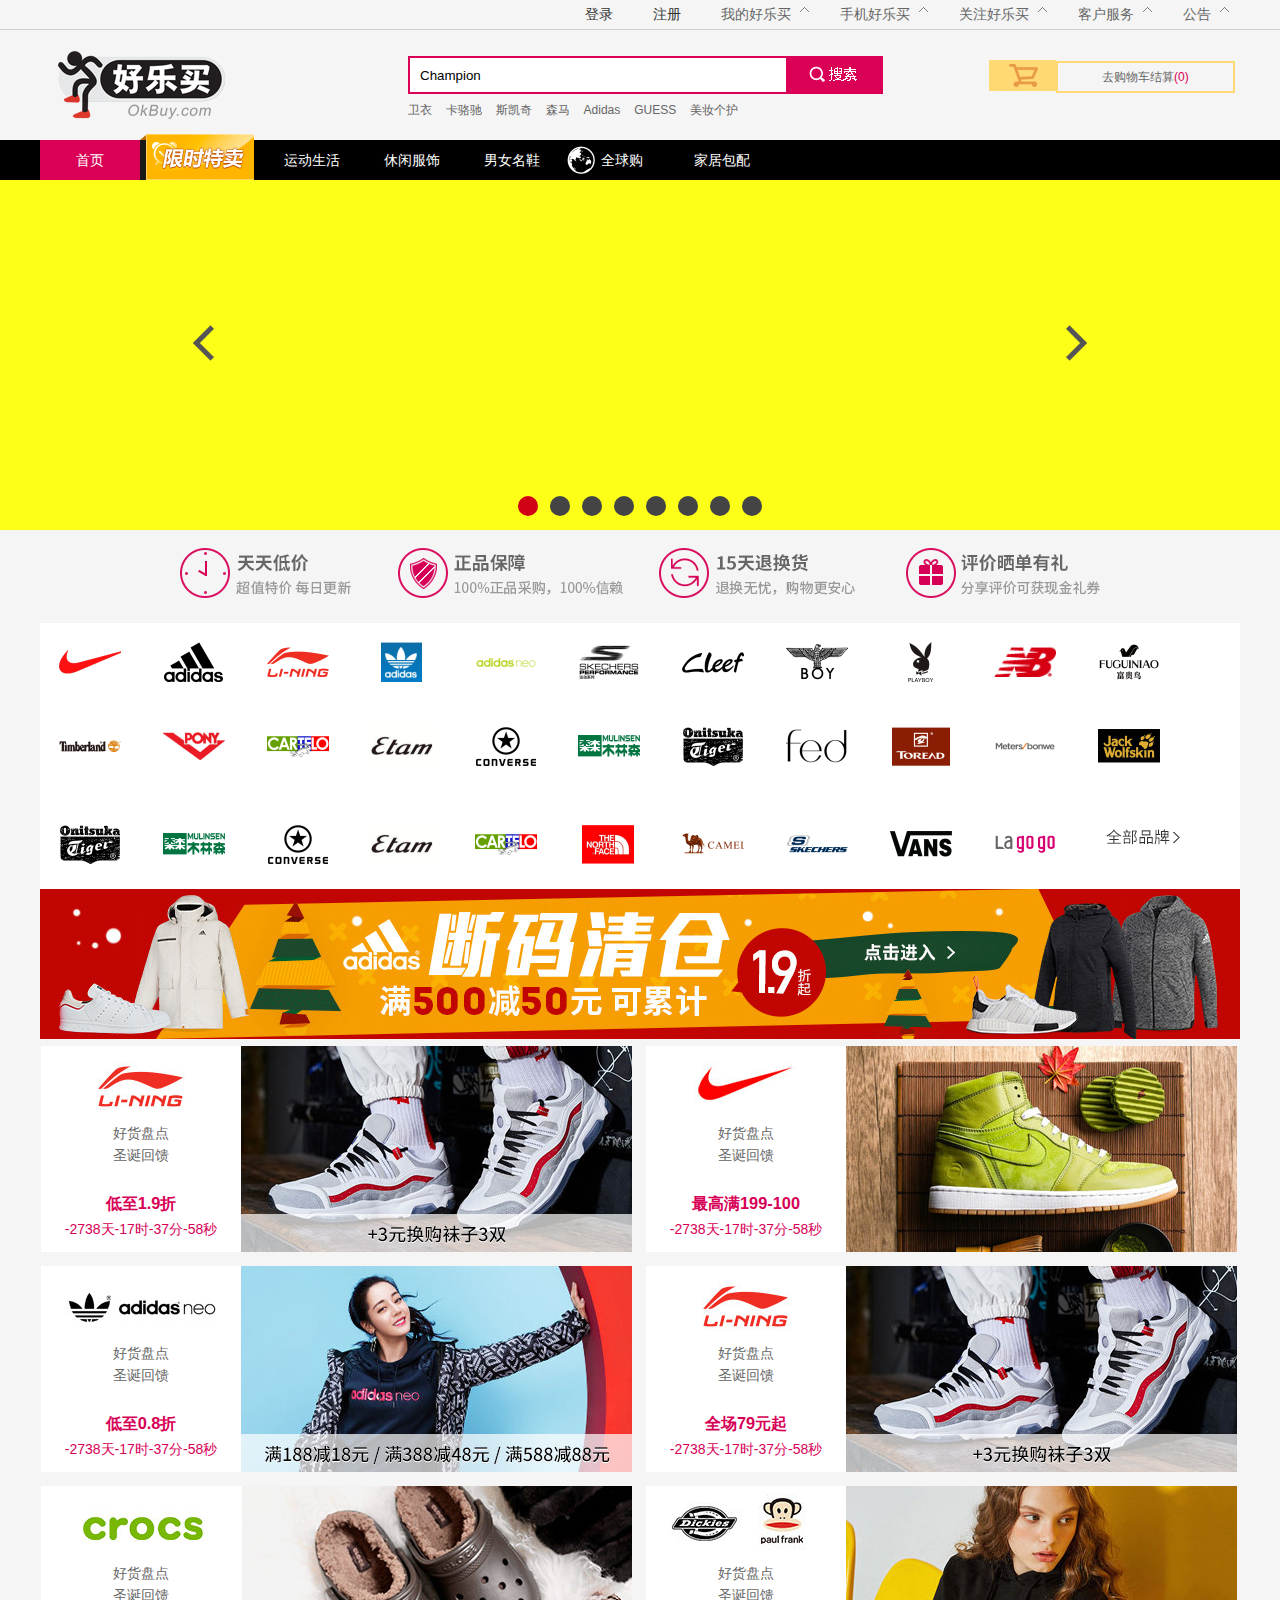
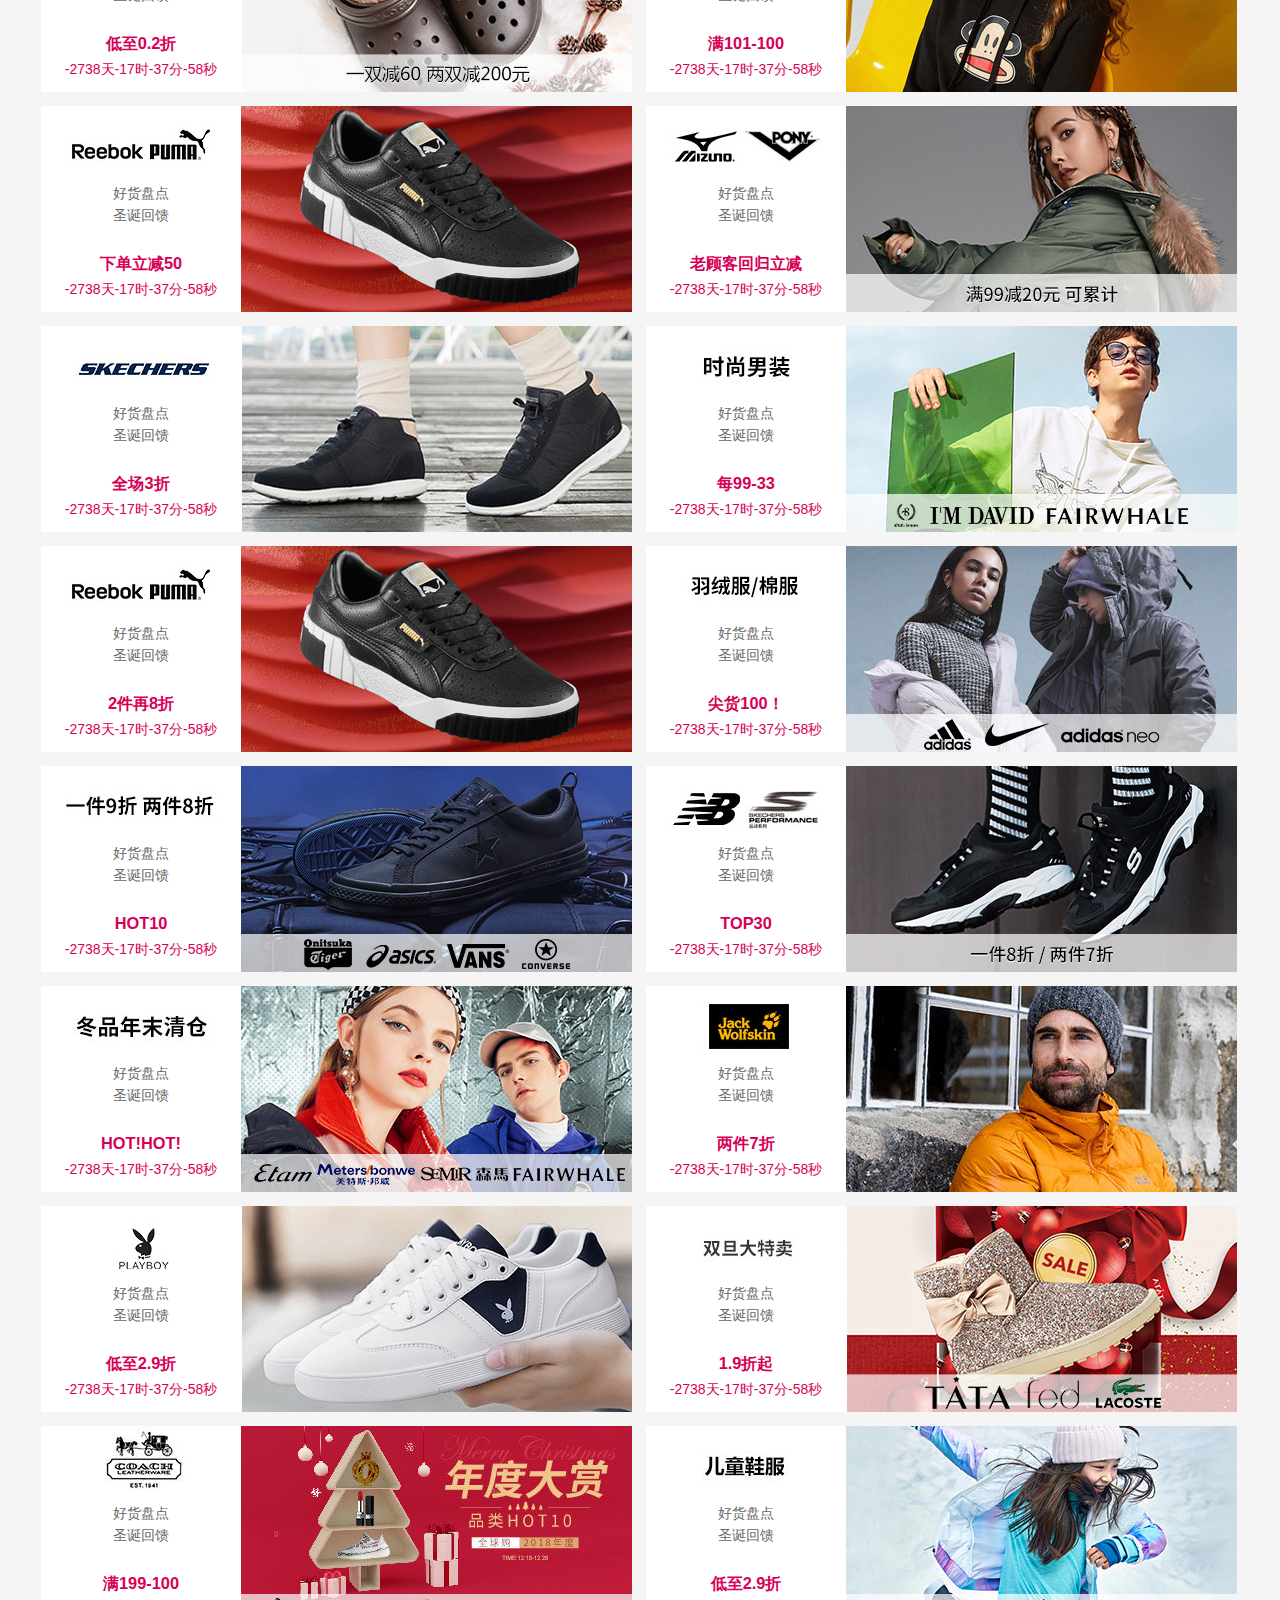
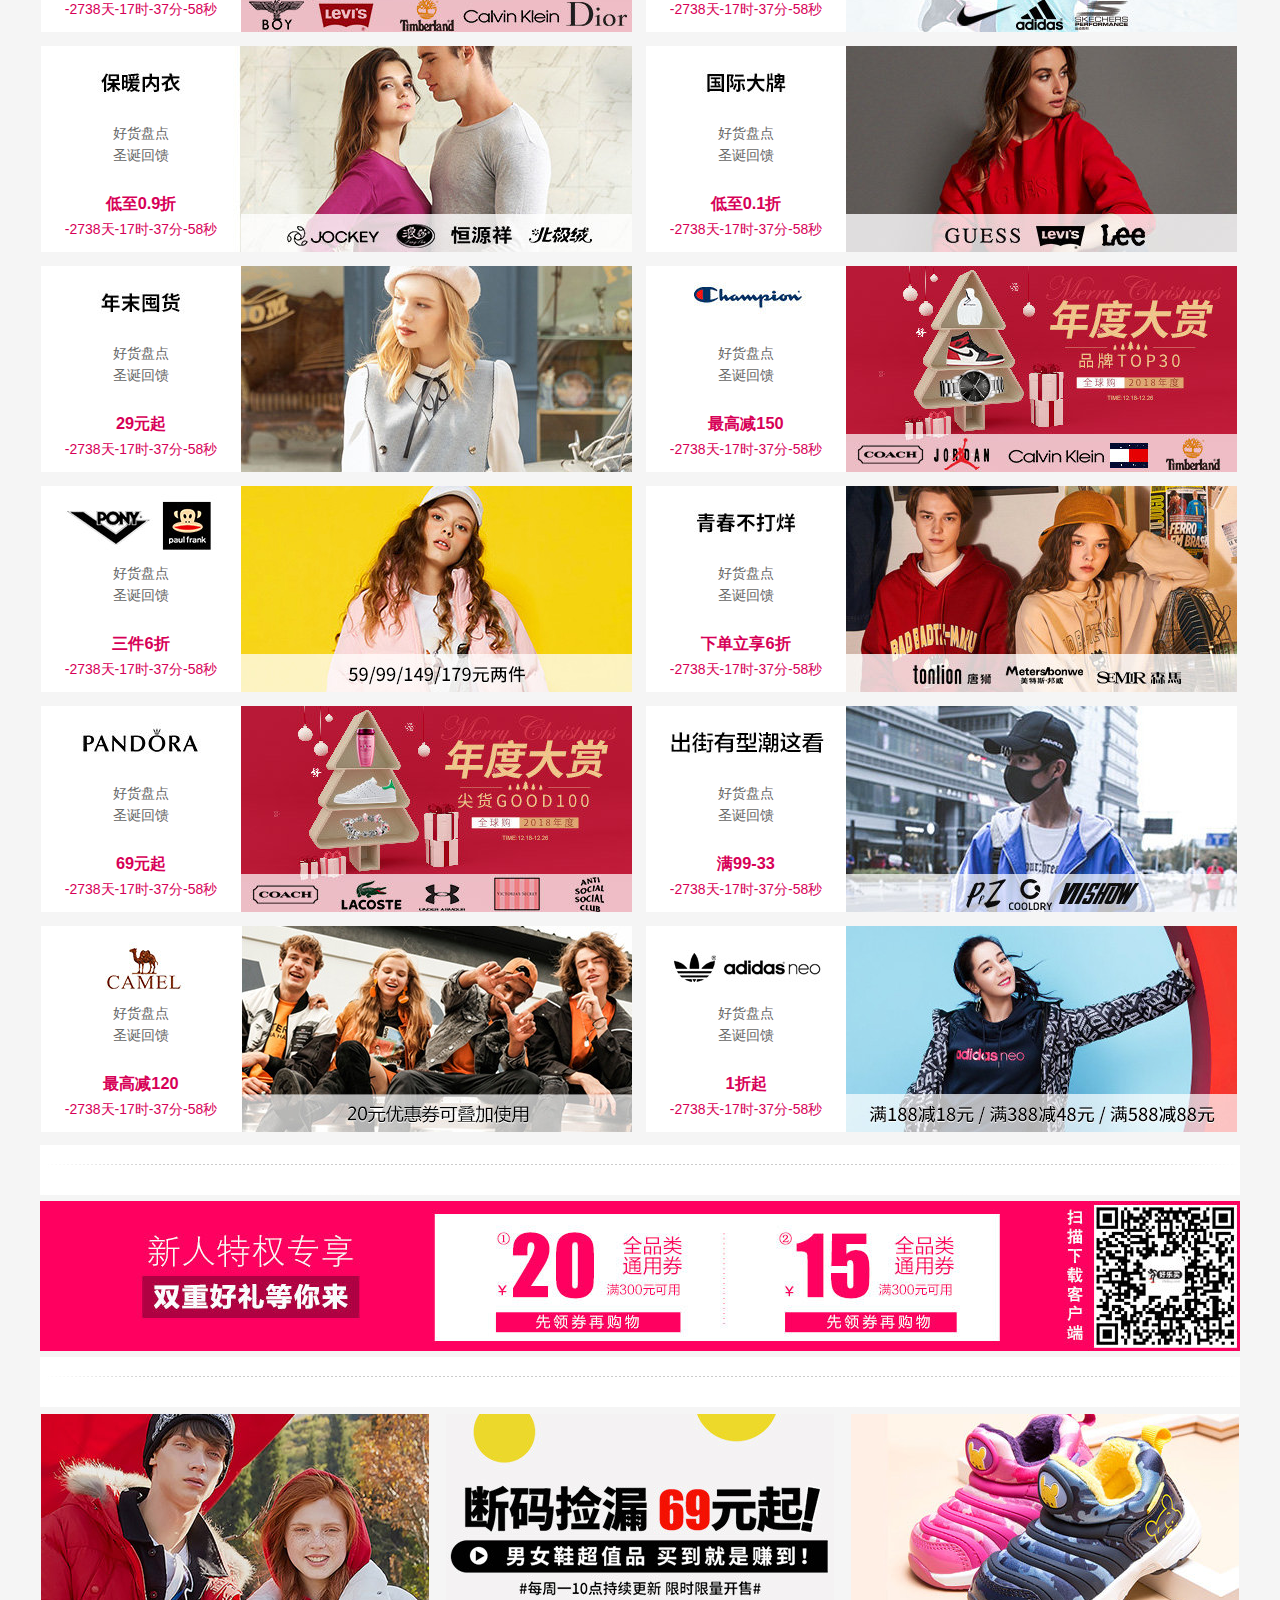
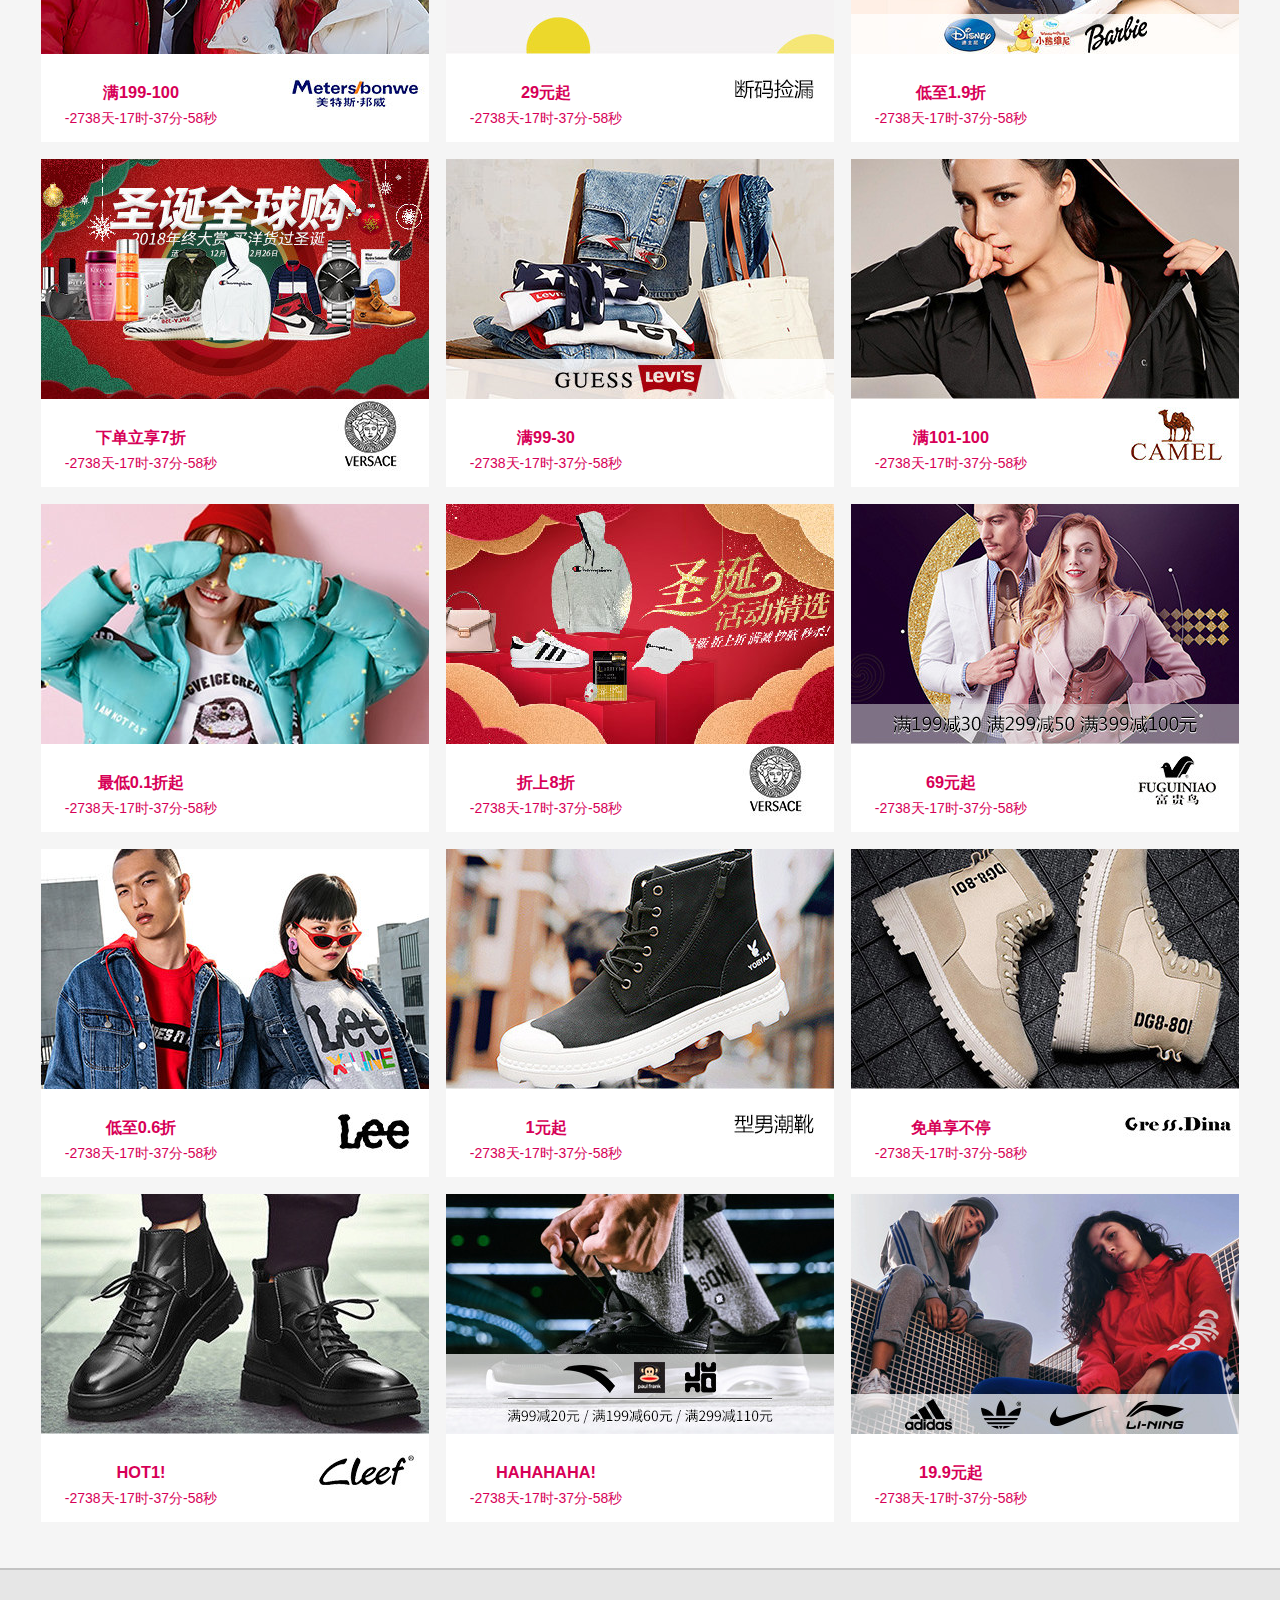
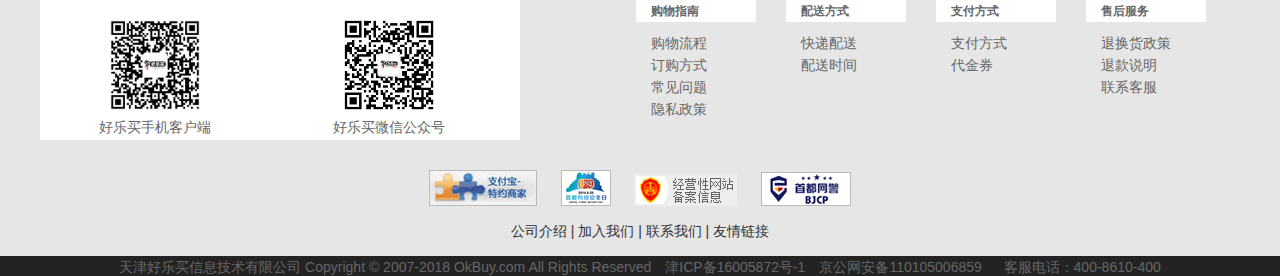
<file: index.html>
<!doctype html>
<html lang="en">
<head>
    <meta charset="UTF-8">
    <meta name="viewport"
          content="width=device-width, user-scalable=no, initial-scale=1.0, maximum-scale=1.0, minimum-scale=1.0">
    <meta http-equiv="X-UA-Compatible" content="ie=edge">
    <title>网上买鞋子哪个好？上好乐买网上鞋城，正品鞋购物网站-好乐买官网</title>
    <link rel="stylesheet" href="css/header.css?p=1">
    <link rel="stylesheet" href="css/lbt.css">
    <link rel="stylesheet" href="css/main.css">
    <link rel="stylesheet" href="css/foot.css">

</head>
<body>
<div class="top_nav">
    <div class="w">
        <ul class="nav_ul">
            <li class="spec">
                <a href="login.html" class="denglu">登录</a>
                <span class ="usernameSpan  welcome" ></span>
            </li>
            <li class="spec">
                <a href="reg.html" class="zhuce">注册</a>
                <span  class="welcome btnOut">注销</span>
            </li>
            <li>
                <p>我的好乐买<i></i></p>
                <div class="nav_li_div">
                    <p><a href="javascript:;">我的订单</a></p>
                    <p><a href="javascript:;">我的收藏</a></p>
                    <p><a href="javascript:;">我的优惠券</a></p>
                </div>

            </li>
            <li>
                <p>手机好乐买<i></i></p>
                <div class="nav_li_div">
                    <img src="images/appqcode_2.png" alt="">
                    <p class="img_down">下载客户端</p>
                </div>

            </li>
            <li>
                <p>关注好乐买<i></i></p>
                <div class="nav_li_div">
                    <img src="images/weixinqcode.png" alt="">
                    <p class="img_down">微信公众号</p>
                </div>

            </li>
            <li>
                <p>客户服务<i></i></p>
                <div class="nav_li_div">
                    <p><a href="javascript:;">联系客服</a></p>
                    <p><a href="javascript:;">帮助中心</a></p>
                    <p><a href="javascript:;">意见建议</a></p>
                </div>

            </li>
            <li>
                <p>公告<i></i></p>
                <div class="nav_li_div last">
                    <p><a href="javascript:;">关于填写订单收件人信息的温馨提示</a></p>
                    <p><a href="javascript:;">关于国庆期间客户服务调整的公告</a></p>
                    <p><a href="javascript:;">好乐买运费标准调整公告</a></p>
                    <p><a href="javascript:;">常见问题FAQ</a></p>
                </div>
            </li>
        </ul>
    </div>
</div>
<div class="top">
    <div class="w">
    <img src="images/logo.png" alt="logo" class="logo">
    <div class="top_center">
        <div class="up">
            <form method="get" action="">
                <input type="text" class="select" value="Champion" >
                <input type="submit" value="" class="btnS">
            </form>
        </div>
        <p class="list">
            <a href="javascript:;">卫衣</a>
            <a href="javascript:;">卡骆驰</a>
            <a href="javascript:;">斯凯奇</a>
            <a href="javascript:;">森马</a>
            <a href="javascript:;">Adidas</a>
            <a href="javascript:;">GUESS</a>
            <a href="javascript:;">美妆个护</a>
        </p>
    </div>
    <div class="top_right">
        <a href="javascript:;" class="img_car"></a>
        <span class="car">去购物车结算<a href="javascript:;">(0)</a></span>
    </div>
    </div>
</div>
<!--导航栏-->
<nav class="nav gddh">
    <div class="w">
        <ul class="new_ul">
            <li class="first"><a href="index.html" style="color: #fff" >首页</a></li>
            <li class="setOutTime"></li>
            <li class="sport n"><a href="goodslist.html" style="color: #fff">运动生活</a><i></i></li>
            <li class="xiuXian n"><a href="goodslist.html" style="color: #fff">休闲服饰</a><i></i></li>
            <li class="boyAndGirl n"><a href="goodslist.html" style="color: #fff">男女名鞋</a><i></i></li>
            <li class="global n"><a href="goodslist.html" style="color: #fff">全球购</a><i></i></li>
            <li><a href="goodslist.html" style="color: #fff">家居包配</a></li>
        </ul>

    </div>
</nav>
<!--下拉菜单-->
<div class="w list_down">
    <!--运动生活-->
    <div class="sport_list sport_list1">
        <div class="sport_li_left">
            <h3>品类导购</h3>
            <ul>
                <li>
                    <p class="title">运动鞋</p>
                    <span>跑步鞋</span>
                    <span>复古鞋</span>
                    <span>休闲鞋</span>
                    <span>帆布鞋</span>
                    <span>板鞋</span>
                    <span>运动生活系列</span>
                    <span>滑板鞋</span>
                    <span>篮球鞋</span>
                    <span>凉鞋/凉拖</span>
                    <span>健步鞋</span>
                    <span>足球鞋</span>
                    <span>羽毛球鞋</span>
                    <span>网球鞋</span>
                    <span>乒乓球鞋</span>
                </li>
                <li>
                    <p class="title">运动服</p>
                    <span>夹克/外套</span>
                    <span>卫衣</span>
                    <span>棉服</span>
                    <span>羽绒服</span>
                    <span>长裤</span>
                    <span>马甲</span>
                    <span>T恤</span>
                    <span>POLO</span>
                    <span>胸衣</span>
                    <span>背心</span>
                    <span>短裤</span>
                    <span>裙装</span>
                    <span>套装</span>
                </li>
                <li>
                    <p class="title">儿童专区</p>
                    <span>运动鞋</span>
                    <span>休闲鞋</span>
                    <span>跑步鞋</span>
                    <span>篮球鞋</span>
                    <span>童靴</span>
                    <span>童装</span>
                </li>
                <li>
                    <p class="title">运动周边</p>
                    <span>袜子</span>
                    <span>帽子</span>
                    <span>护具</span>
                    <span>球类</span>
                    <span>泳具</span>
                    <span>球拍</span>
                    <span>运动休闲包</span>
                </li>
            </ul>
        </div>
        <div class="sport_li_center">
            <h3>运动导购</h3>
            <ul>
                <li>
                    <p class="title">冬装焕新</p>
                    <span>羽绒服</span>
                    <span>内搭卫衣</span>
                    <span>收腿运动裤</span>
                    <span>贝壳头</span>
                    <span>小椰子</span>
                    <span>AIR MAX</span>
                    <span>最新鞋款</span>
                </li>
                <li>
                    <p class="title">跑步运动</p>
                    <span>跑步鞋品</span>
                    <span>BOOST</span>
                    <span>ZOOM</span>
                    <span>Free</span>
                    <span>Lunar</span>
                    <span>李宁弧</span>
                    <span>李宁云</span>
                    <span>T恤/POLO</span>
                    <span>茄克/外套</span>
                    <span>胸衣</span>
                    <span>保暖马甲</span>
                    <span>长裤</span>
                    <span>短裤</span>
                    <span>紧身/打底裤</span>
                    <span>跑步裤装</span>
                </li>
                <li>
                    <p class="title">球类运动</p>
                    <span>篮球系列</span>
                    <span>球鞋</span>
                    <span>背心</span>
                    <span>短裤</span>
                    <span>套装</span>
                    <span>护具</span><br/>
                    <span>足球系列</span>
                    <span>球鞋</span>
                    <span>服装</span>
                    <span>配件</span>
                    <span>护具</span><br/>
                    <span>羽毛球系列</span>
                    <span>球鞋</span>
                    <span>服装</span>
                    <span>球包</span>
                    <span>球拍</span>
                </li>
                <li>
                    <p class="title">健身/瑜伽/游泳</p>
                    <span>胸衣</span>
                    <span>紧身裤（长）</span>
                    <span>紧身裤（中/短）</span>
                    <span>综训鞋</span>
                    <span>瑜伽服</span>
                    <span>泳装</span>
                    <span>泳具</span>
                </li>
            </ul>
        </div>
        <div class="sport_li_right">
            <h3 class="last_h3">品牌导购</h3>
            <img src="images/d8a83e754cfbf3ee13aa7db623f30811.jpg"/>
        </div>
    </div>
    <!--休闲服饰-->
    <div class="sport_list xiuXian_list">
        <div class="sport_li_left">
            <h3>精品服饰</h3>
            <ul>
                <li>
                    <p class="title">男装</p>
                    <span>男衬衫</span>
                    <span>男T恤</span>
                    <span>男POLO</span>
                    <span>男卫衣</span>
                    <span>男夹克</span>
                    <span>男针织衫</span>
                    <span>男西服</span>
                    <span>男休闲裤</span>
                    <span>男牛仔裤</span>
                    <span>男短裤</span>
                </li>
                <li>
                    <p class="title">女装</p>
                    <span>女T恤</span>
                    <span>女衬衫</span>
                    <span>女针织衫</span>
                    <span>女毛衣</span>
                    <span>女外套</span>
                    <span>女大衣</span>
                    <span>女西服</span>
                    <span>连衣裙</span>
                    <span>半截裙</span>
                    <span>女休闲裤</span>
                </li>
                <li>
                    <p class="title">户外</p>
                    <span>T恤</span>
                    <span>Polo衫</span>
                    <span>衬衫</span>
                    <span>冲锋衣</span>
                    <span>夹克外套</span>
                    <span>卫衣</span>
                    <span>皮肤衣</span>
                    <span>三合一</span>
                    <span>休闲裤</span>
                    <span>冲锋裤</span>

                </li>
            </ul>
        </div>
        <div class="sport_li_center">
            <h3>鞋靴包配</h3>
            <ul>
                <li>
                    <p class="title">鞋靴</p>
                    <span>休闲鞋</span>
                    <span>徒步鞋</span>
                    <span>工装鞋</span>
                    <span>登山鞋</span>
                    <span>越野跑鞋</span>
                    <span>凉鞋</span>
                    <span>涉溪鞋</span>
                    <span>冬靴</span>
                    <span>御寒鞋</span>
                    <span>户外休闲鞋</span>
                </li>
                <li>
                    <p class="title">包配</p>
                    <span>户外包</span>
                    <span>休闲包</span>
                    <span>帽子</span>
                    <span>手套</span>
                    <span>帐篷</span>
                    <span>睡袋</span>
                    <span>垫子</span>
                </li>
                <li>
                    <p class="title">家居</p>
                    <span>袜子</span>
                    <span>文胸</span>
                    <span>内裤</span>
                    <span>家居服</span>
                </li>
            </ul>
        </div>
        <div class="sport_li_right">
            <h3 class="last_h3">品牌导购</h3>
            <img src="images/9b75f16a744a09ba56243a2db071eb05.jpg"/>
        </div>
    </div>
    <!--男女名鞋-->
    <div class="sport_list boyAndGirl_list">
        <div class="sport_li_left">
            <h3>男鞋</h3>
            <ul>
                <li>
                    <p class="title">春秋款</p>
                    <span>休闲鞋</span>
                    <span>正装鞋</span>
                    <span>商务鞋</span>
                    <span>工装鞋</span>
                    <span>帆布鞋</span>
                    <span>板鞋</span>
                    <span>户外鞋</span>
                    <span>布洛克鞋</span>
                    <span>伐木鞋</span>
                    <span>豆豆乐福鞋</span>
                </li>
                <li>
                    <p class="title">夏季款</p>
                    <span>洞洞鞋</span>
                    <span>皮凉鞋</span>
                    <span>沙滩鞋</span>
                    <span>人字拖拖鞋</span>
                    <span>长裤</span>
                </li>
                <li>
                    <p class="title">冬季款</p>
                    <span>休闲靴</span>
                    <span>工装靴</span>
                    <span>马丁靴</span>
                    <span>雪地靴</span>
                    <span>时装靴</span>
                    <span>棉鞋</span>
                    <sapn>高帮板鞋</sapn>
                </li>
            </ul>
        </div>
        <div class="sport_li_center">
            <h3>女鞋</h3>
            <ul>
                <li>
                    <p class="title">春秋款</p>
                    <span>休闲鞋</span>
                    <span>满帮女鞋</span>
                    <span>帆布鞋</span>
                    <span>户外鞋</span>
                    <span>妈妈鞋</span>
                    <span>浅口女鞋</span>
                    <span>厚底鞋</span>
                    <span>乐福鞋</span>
                </li>
                <li>
                    <p class="title">夏季款</p>
                    <span>全凉鞋</span>
                    <span>鱼嘴鞋</span>
                    <span>女凉拖人字拖</span>
                    <span>平底凉鞋</span>
                    <span>浅口单鞋</span>
                </li>
                <li>
                    <p class="title">冬季款</p>
                    <span>短靴</span>
                    <span>中筒靴</span>
                    <span>高筒靴</span>
                    <span>内增高</span>
                    <span>马丁靴</span>
                    <span>及踝靴</span>
                    <span>女雪地靴</span>
                </li>
            </ul>
        </div>
        <div class="sport_li_right">
            <h3 class="last_h3">品牌导购</h3>
            <img src="images/23aa0615470ea7670dfc0bd8297fd336.jpg"/>
        </div>
    </div>
    <!--全球购-->
    <div class="sport_list global_list">
        <div class="sport_li_left">
            <h3>常用</h3>
            <ul>
                <li>
                    <span>查看全部</span>
                    <span>300款上新</span>
                    <span>千元尖货</span>
                    <span>清仓</span>
                </li>
                <li>
                    <p class="title">潮牌</p>
                    <span>ASSCBoy</span>
                    <span>London</span>
                    <span>Champion</span>
                    <span>Palladium</span>
                </li>
                <li>
                    <p class="title">服饰</p>
                    <span>T恤</span>
                    <span>打底衫</span>
                    <span>POLO衬衫</span>
                    <span>卫衣</span>
                    <span>帽衫</span>
                    <span>毛衫</span>
                    <span>夹克</span>
                    <span>裤装</span>
                    <span>内衣</span>
                    <span>健身</span>
                    <span>棒球帽</span>
                    <span>腰带</span>
                    <span>手表</span>
                </li>
                <li>
                    <p class="title">鞋靴</p>
                    <span>Air Jordan</span>
                    <span>Nike</span>
                    <span>小白鞋</span>
                    <span>贝壳头</span>
                    <span>Yeezy</span>
                    <span>TUBULAR</span>
                    <span>AF1</span>
                    <span>潮鞋</span>
                    <span>帆布鞋</span>
                    <span>板鞋</span>
                    <span>黄靴</span>
                    <span>库里高帮鞋</span>
                    <span>澡堂拖</span>
                    <span>休闲鞋</span>
                    <span>女鞋</span>
                    <span>童鞋</span>
                </li>
                <li>
                    <p class="title">包袋</p>
                    <span>女包</span>
                    <span>男包</span>
                    <span>低于350</span>
                    <span>COACH</span>
                </li>
            </ul>
        </div>
        <div class="sport_li_center">
            <h3>活动</h3>
            <div class="boxs">
                <img src="images/c.png">
            </div>
        </div>
        <div class="sport_li_right">
            <h3 class="last_h3">品牌</h3>
            <img src="images/95c942d989bce3464447c4654c7a1c7f.jpg"/>
        </div>
    </div>
</div>
<div class="fullSlide">
    <div class="bd">
        <ul>
            <li _src="url(http://i.okaybuy.cn/static/a7915902d28aacdab832d45bda98a73e.jpg)" style="background:#FEFF19 center 0 no-repeat;"></li>
            <li _src="url(images/3fa5adbbca4424f435cb56ee2baf9a11.jpg)" style="background:#E2025E center 0 no-repeat;"></li>
            <li _src="url(images/4a637455e1d2b54ac5377519c1e9e0bf.jpg)" style="background:#DED5A1 center 0 no-repeat;"></li>
            <li _src="url(images/6f249c8fdfd4b6b23548f8d897c9334b.jpg)" style="background:#B8CED1 center 0 no-repeat;"></li>
            <li _src="url(images/52c4a657410a7125941daece3e26a5a3.jpg)" style="background:#98918E center 0 no-repeat;"></li>
            <li _src="url(images/68cb323a7c80b088dfdf578aea00f8f2.jpg)" style="background:#FEFF19 center 0 no-repeat;"></li>
            <li _src="url(http://i.okaybuy.cn/static/3b46f3bca80d465b3af4a696ccd7d3ca.jpg)" style="background:#FEFF19 center 0 no-repeat;"></li>
            <li _src="url(http://i.okaybuy.cn/static/5abfce6393be979c08b51853a432a2fe.jpg)" style="background:#FEFF19 center 0 no-repeat;"></li>
        </ul>
    </div>
    <div class="hd"><ul></ul></div>
    <span class="prev"></span>
    <span class="next"></span>
</div>
<div class="w">
    <img src="images/ad_5.png">
</div>
<!--轮播图下方的logo-->
<div class="w logo_list">
    <img src="images/15a959617cb0dc7802db41d93c758923.jpg" alt="NIKE童装" title="NIKE童装">
    <img src="images/79ee9f430dfd13b990cd211547525441.jpg" alt="NIKE童装" title="阿迪达斯">
    <img src="images/14ff119a643db529a889fd00d59b8776.jpg" alt="NIKE童装" title="李宁">
    <img src="images/16cf682b4218e862a84901163ca7409b.jpg" alt="NIKE童装" title="三叶草">
    <img src="images/50914de9daeb0112a84387487d4a4b24.png" alt="NIKE童装" title="Adidas NEO">
    <img src="images/1e6f566aafea24d22f0f17d682cbbdd2.png" alt="NIKE童装" title="NIKE童装">
    <img src="images/7cb81b4c25fe2eb1c36fae8cdcd9869e.png" alt="NIKE童装" title="NIKE童装">
    <img src="images/77d1ae21549ca89ebb91e24cb5dcf366.png" alt="NIKE童装" title="NIKE童装">
    <img src="images/175c3df16413fed88ee91ad051bd090c.jpg" alt="NIKE童装" title="NIKE童装">
    <img src="images/c0a5a52354ba4fb3e2911a4e620484da.png" alt="NIKE童装" title="NIKE童装">
    <img src="images/e2557f55f4a8b1f22eebfd385cee4a1b.png" alt="NIKE童装" title="NIKE童装">
    <img src="images/fe6db391378a9cf13cebb09ac606ad43.png" alt="NIKE童装" title="NIKE童装">
    <img src="images/f6af692066b79acb89720d492947b942.jpg" alt="NIKE童装" title="NIKE童装">
    <img src="images/259fdac0000b587d3c939d77f558a735.jpg" alt="NIKE童装" title="NIKE童装">
    <img src="images/3e2009a8ae0e485e204bcec29014c1c4.jpg" alt="NIKE童装" title="NIKE童装">
    <img src="images/5b53b64d19d31fba4870396f5a6f3f15.jpg" alt="NIKE童装" title="NIKE童装">
    <img src="images/7b3c6824f219711181eab764be85e29d.png" alt="NIKE童装" title="NIKE童装">
    <img src="images/7b27eb5791e0ec5d57f6f55338ba7a46.jpg" alt="NIKE童装" title="NIKE童装">
    <img src="images/b2e2de252c597cdd44335ec257d9ddb9.jpg" alt="NIKE童装" title="NIKE童装">
    <img src="images/f673179e4b8f01876419bd95cc4b069a.jpg" alt="NIKE童装" title="NIKE童装">
    <img src="images/b56fca1880bfc762c80a8dc0755c0170.png" alt="NIKE童装" title="NIKE童装">
    <img src="images/de2c9ae5df1b2697fde17748b92a81b2.jpg" alt="NIKE童装" title="NIKE童装">
    <img src="images/7b27eb5791e0ec5d57f6f55338ba7a46.jpg" alt="NIKE童装" title="NIKE童装">
    <img src="images/7b3c6824f219711181eab764be85e29d.png" alt="NIKE童装" title="NIKE童装">
    <img src="images/5b53b64d19d31fba4870396f5a6f3f15.jpg" alt="NIKE童装" title="NIKE童装">
    <img src="images/3e2009a8ae0e485e204bcec29014c1c4.jpg" alt="NIKE童装" title="NIKE童装">
    <img src="images/259fdac0000b587d3c939d77f558a735.jpg" alt="NIKE童装" title="NIKE童装">
    <img src="images/742933f52cb762a70272e56e6fceb7af.jpg" alt="NIKE童装" title="NIKE童装">
    <img src="images/522ff5a082e2cef7e0478d0df3d33a85.png" alt="NIKE童装" title="NIKE童装">
    <img src="images/f8e5933a3aa97d2ec57be804f258e73a.png" alt="NIKE童装" title="NIKE童装">
    <img src="images/f547ea4d87384d7b464c42837a86f3d6.png" alt="NIKE童装" title="NIKE童装">
    <img src="images/e198a5ae2c21ff53220ba5749b574af9.png" alt="NIKE童装" title="NIKE童装">
    <img src="images/allbrand.png" alt="NIKE童装" title="NIKE童装">
</div>
<div class="w null_">
    <img src="images/828fee55f49263233e9ec323d876608f.jpg">
</div>
<!--女鞋专区-->
<div class="w div_img_list">
    <div class="div_img">
        <img src="images/733979e98a94c9cbbf6a31a01e4e0e99.jpg">
        <div class="img_count">
            <p>好货盘点</p>
            <p>圣诞回馈</p>
            <p>&nbsp;</p>
            <h3 class="active">低至1.9折</h3>
            <span class="daoJiShi"></span>
        </div>
    </div>
    <div class="div_img">
        <img src="images/5df9cf32541b1161e168591cce59dca1.jpg">
        <div class="img_count">
            <p>好货盘点</p>
            <p>圣诞回馈</p>
            <p>&nbsp;</p>
            <h3 class="active">最高满199-100</h3>
            <span class="daoJiShi"></span>
        </div>
    </div>
    <div class="div_img">
        <img src="images/f7e6695b9f3c6c45dfb17ce6c342cb52.jpg">
        <div class="img_count">
            <p>好货盘点</p>
            <p>圣诞回馈</p>
            <p>&nbsp;</p>
            <h3 class="active">低至0.8折</h3>
            <span class="daoJiShi"></span>
        </div>
    </div>
    <div class="div_img">
        <img src="images/733979e98a94c9cbbf6a31a01e4e0e99.jpg">
        <div class="img_count">
            <p>好货盘点</p>
            <p>圣诞回馈</p>
            <p>&nbsp;</p>
            <h3 class="active">全场79元起</h3>
            <span class="daoJiShi"></span>
        </div>
    </div>
    <div class="div_img">
        <img src="images/bbdda019db016e563532ca5100b76f3c.jpg">
        <div class="img_count">
            <p>好货盘点</p>
            <p>圣诞回馈</p>
            <p>&nbsp;</p>
            <h3 class="active">低至0.2折</h3>
            <span class="daoJiShi"></span>
        </div>
    </div>
    <div class="div_img">
        <img src="images/83c6552dc56ff342cba0d5a087a4b91a.jpg">
        <div class="img_count">
            <p>好货盘点</p>
            <p>圣诞回馈</p>
            <p>&nbsp;</p>
            <h3 class="active">满101-100</h3>
            <span class="daoJiShi"></span>
        </div>
    </div>
    <div class="div_img">
        <img src="images/48ecc277d364028a27116a3256e27627.jpg">
        <div class="img_count">
            <p>好货盘点</p>
            <p>圣诞回馈</p>
            <p>&nbsp;</p>
            <h3 class="active">下单立减50</h3>
            <span class="daoJiShi"></span>
        </div>
    </div>
    <div class="div_img">
        <img src="images/688bfb14b980867e6f2753956c682157.jpg">
        <div class="img_count">
            <p>好货盘点</p>
            <p>圣诞回馈</p>
            <p>&nbsp;</p>
            <h3 class="active">老顾客回归立减</h3>
            <span class="daoJiShi"></span>
        </div>
    </div>
    <div class="div_img">
        <img src="images/14a8ee2c313a01c27a85dc40492243f6.jpg">
        <div class="img_count">
            <p>好货盘点</p>
            <p>圣诞回馈</p>
            <p>&nbsp;</p>
            <h3 class="active">全场3折</h3>
            <span class="daoJiShi"></span>
        </div>
    </div>
    <div class="div_img">
        <img src="images/5f970fe74736c130a4149ae42170c8a3.jpg">
        <div class="img_count">
            <p>好货盘点</p>
            <p>圣诞回馈</p>
            <p>&nbsp;</p>
            <h3 class="active">每99-33</h3>
            <span class="daoJiShi"></span>
        </div>
    </div>
    <div class="div_img">
        <img src="images/48ecc277d364028a27116a3256e27627.jpg">
        <div class="img_count">
            <p>好货盘点</p>
            <p>圣诞回馈</p>
            <p>&nbsp;</p>
            <h3 class="active">2件再8折</h3>
            <span class="daoJiShi"></span>
        </div>
    </div>
    <div class="div_img">
        <img src="images/0b517be1464f8f8dffb1ba450b185e5a.jpg">
        <div class="img_count">
            <p>好货盘点</p>
            <p>圣诞回馈</p>
            <p>&nbsp;</p>
            <h3 class="active">尖货100！</h3>
            <span class="daoJiShi"></span>
        </div>
    </div>
    <div class="div_img">
        <img src="images/4cc247b74f8e34654a861a2495ae3e9c.jpg">
        <div class="img_count">
            <p>好货盘点</p>
            <p>圣诞回馈</p>
            <p>&nbsp;</p>
            <h3 class="active">HOT10</h3>
            <span class="daoJiShi"></span>
        </div>
    </div>
    <div class="div_img">
        <img src="images/159c1056c9241f4c2ce2e10e67c48a95.jpg">
        <div class="img_count">
            <p>好货盘点</p>
            <p>圣诞回馈</p>
            <p>&nbsp;</p>
            <h3 class="active">TOP30</h3>
            <span class="daoJiShi"></span>
        </div>
    </div>
    <div class="div_img">
        <img src="images/5b82f4d9aaf1ef8df6e84aea1223e29d.jpg">
        <div class="img_count">
            <p>好货盘点</p>
            <p>圣诞回馈</p>
            <p>&nbsp;</p>
            <h3 class="active">HOT!HOT!</h3>
            <span class="daoJiShi"></span>
        </div>
    </div>
    <div class="div_img">
        <img src="images/a085b2c638c513277b4f9def2e9eeb82.jpg">
        <div class="img_count">
            <p>好货盘点</p>
            <p>圣诞回馈</p>
            <p>&nbsp;</p>
            <h3 class="active">两件7折</h3>
            <span class="daoJiShi"></span>
        </div>
    </div>
    <div class="div_img">
        <img src="images/1e71eca9d339ac2c1a8a5990781f12f2.jpg">
        <div class="img_count">
            <p>好货盘点</p>
            <p>圣诞回馈</p>
            <p>&nbsp;</p>
            <h3 class="active">低至2.9折</h3>
            <span class="daoJiShi"></span>
        </div>
    </div>
    <div class="div_img">
        <img src="images/4e0905a03b5d8ec8257bad44b87cc618.jpg">
        <div class="img_count">
            <p>好货盘点</p>
            <p>圣诞回馈</p>
            <p>&nbsp;</p>
            <h3 class="active">1.9折起</h3>
            <span class="daoJiShi"></span>
        </div>
    </div>
    <div class="div_img">
        <img src="images/7f4b1d6886e514a919bf89e513ad77ea.jpg">
        <div class="img_count">
            <p>好货盘点</p>
            <p>圣诞回馈</p>
            <p>&nbsp;</p>
            <h3 class="active">满199-100</h3>
            <span class="daoJiShi"></span>
        </div>
    </div>
    <div class="div_img">
        <img src="images/c1269fd8ff86afd6a639a990e07b0bae.jpg">
        <div class="img_count">
            <p>好货盘点</p>
            <p>圣诞回馈</p>
            <p>&nbsp;</p>
            <h3 class="active">低至2.9折</h3>
            <span class="daoJiShi"></span>
        </div>
    </div>
    <div class="div_img">
        <img src="images/ff671c419ea3677ed6f3c4340a51ef51.jpg">
        <div class="img_count">
            <p>好货盘点</p>
            <p>圣诞回馈</p>
            <p>&nbsp;</p>
            <h3 class="active">低至0.9折</h3>
            <span class="daoJiShi"></span>
        </div>
    </div>
    <div class="div_img">
        <img src="images/8fdaf0b49d9137f5e9c505c3f6663a1e.jpg">
        <div class="img_count">
            <p>好货盘点</p>
            <p>圣诞回馈</p>
            <p>&nbsp;</p>
            <h3 class="active">低至0.1折</h3>
            <span class="daoJiShi"></span>
        </div>
    </div>
    <div class="div_img">
        <img src="images/8e9f81e9222f4b2f14b1f077c50b7736.jpg">
        <div class="img_count">
            <p>好货盘点</p>
            <p>圣诞回馈</p>
            <p>&nbsp;</p>
            <h3 class="active">29元起</h3>
            <span class="daoJiShi"></span>
        </div>
    </div>
    <div class="div_img">
        <img src="images/da818daeb2308c5773ee3c2e8a5780c2.jpg">
        <div class="img_count">
            <p>好货盘点</p>
            <p>圣诞回馈</p>
            <p>&nbsp;</p>
            <h3 class="active">最高减150</h3>
            <span class="daoJiShi"></span>
        </div>
    </div>
    <div class="div_img">
        <img src="images/7b037b80b13a390efb8dc608ed3cf0fe.jpg">
        <div class="img_count">
            <p>好货盘点</p>
            <p>圣诞回馈</p>
            <p>&nbsp;</p>
            <h3 class="active">三件6折</h3>
            <span class="daoJiShi"></span>
        </div>
    </div>
    <div class="div_img">
        <img src="images/f7af19e0ce8a06eb85c8b7fa7a6e7a41.jpg">
        <div class="img_count">
            <p>好货盘点</p>
            <p>圣诞回馈</p>
            <p>&nbsp;</p>
            <h3 class="active">下单立享6折</h3>
            <span class="daoJiShi"></span>
        </div>
    </div>
    <div class="div_img">
        <img src="images/e494fc74d9413670fde960cec35de90c.jpg">
        <div class="img_count">
            <p>好货盘点</p>
            <p>圣诞回馈</p>
            <p>&nbsp;</p>
            <h3 class="active">69元起</h3>
            <span class="daoJiShi"></span>
        </div>
    </div>
    <div class="div_img">
        <img src="images/41842aa9df6492e613b55e853aee53de.jpg">
        <div class="img_count">
            <p>好货盘点</p>
            <p>圣诞回馈</p>
            <p>&nbsp;</p>
            <h3 class="active">满99-33</h3>
            <span class="daoJiShi"></span>
        </div>
    </div>
    <div class="div_img">
        <img src="images/eb6ca00b8ae68a2e167d163f71140862.jpg">
        <div class="img_count">
            <p>好货盘点</p>
            <p>圣诞回馈</p>
            <p>&nbsp;</p>
            <h3 class="active">最高减120</h3>
            <span class="daoJiShi"></span>
        </div>
    </div>
    <div class="div_img">
        <img src="images/f7e6695b9f3c6c45dfb17ce6c342cb52.jpg">
        <div class="img_count">
            <p>好货盘点</p>
            <p>圣诞回馈</p>
            <p>&nbsp;</p>
            <h3 class="active">1折起</h3>
            <span class="daoJiShi"></span>
        </div>
    </div>
</div>
<div class="w">
    <img src="images/fg_3.png">
    <img src="images/e428389ca0e796cf4373dbdff36e3349.jpg">
    <img src="images/fg_3.png">
</div>
<!--男鞋专区-->
<div class="w box">
    <div class="three_col_img">
        <img src="images/d9dd04554231b68fc92380c14055f6dd.jpg" alt="">
        <div class="count">
            <h3 class="active">满199-100</h3>
            <span class="daoJiShi"></span>
        </div>
    </div>
    <div class="three_col_img">
        <img src="images/a173df734b8f642cc37287090e32d4b6.jpg" alt="">
        <div class="count">
            <h3 class="active">29元起</h3>
            <span class="daoJiShi"></span>
        </div>
    </div>
    <div class="three_col_img">
        <img src="images/ccd65eb964e1fd450f097006c18f0e6a.jpg" alt="">
        <div class="count">
            <h3 class="active">低至1.9折</h3>
            <span class="daoJiShi"></span>
        </div>
    </div>
    <div class="three_col_img">
        <img src="images/6af0cf39dea30c43db09fb1114475129.jpg" alt="">
        <div class="count">
            <h3 class="active">下单立享7折</h3>
            <span class="daoJiShi"></span>
        </div>
    </div>
    <div class="three_col_img">
        <img src="images/3f29932f2e2b5da4385e0fe07c62836b.jpg" alt="">
        <div class="count">
            <h3 class="active">满99-30</h3>
            <span class="daoJiShi"></span>
        </div>
    </div>
    <div class="three_col_img">
        <img src="images/4fce9b854d3263f24d67a04cb52b0f66.jpg" alt="">
        <div class="count">
            <h3 class="active">满101-100</h3>
            <span class="daoJiShi"></span>
        </div>
    </div>
    <div class="three_col_img">
        <img src="images/6d0012b1a4c854f886c0ace2738daa37.jpg" alt="">
        <div class="count">
            <h3 class="active">最低0.1折起</h3>
            <span class="daoJiShi"></span>
        </div>
    </div>
    <div class="three_col_img">
        <img src="images/7c3ae2ada09f51164c725a365f390eb0.jpg" alt="">
        <div class="count">
            <h3 class="active">折上8折</h3>
            <span class="daoJiShi"></span>
        </div>
    </div>
    <div class="three_col_img">
        <img src="images/401079f728a6c68be2d3a47b2c44e26f.jpg" alt="">
        <div class="count">
            <h3 class="active">69元起</h3>
            <span class="daoJiShi"></span>
        </div>
    </div>
    <div class="three_col_img">
        <img src="images/f646e4bb613482095a22e0376c800f2f.jpg" alt="">
        <div class="count">
            <h3 class="active">低至0.6折</h3>
            <span class="daoJiShi"></span>
        </div>
    </div>
    <div class="three_col_img">
        <img src="images/e3c5d6d048ffc222d081bc3bf59da920.jpg" alt="">
        <div class="count">
            <h3 class="active">1元起</h3>
            <span class="daoJiShi"></span>
        </div>
    </div>
    <div class="three_col_img">
        <img src="images/c2bc7384f0bac6e6a3b73876e96d65be.jpg" alt="">
        <div class="count">
            <h3 class="active">免单享不停</h3>
            <span class="daoJiShi"></span>
        </div>
    </div>
    <div class="three_col_img">
        <img src="images/b05f234f23486bfe9a8df3a0ab1ed9a7.jpg" alt="">
        <div class="count">
            <h3 class="active">HOT1!</h3>
            <span class="daoJiShi"></span>
        </div>
    </div>
    <div class="three_col_img">
        <img src="images/b3e288e48ec64f9ea163b6adc3147e8b.jpg" alt="">
        <div class="count">
            <h3 class="active">HAHAHAHA!</h3>
            <span class="daoJiShi"></span>
        </div>
    </div>
    <div class="three_col_img">
        <img src="images/07dbcac6bd0da3f6cbbe9971fb24692d.jpg" alt="">
        <div class="count">
            <h3 class="active">19.9元起</h3>
            <span class="daoJiShi"></span>
        </div>
    </div>
</div>
<!--foot-->
<div class="foot">
    <div class="w">
        <div class="foot_left">
            <div class="erWeiMa">
                <img src="images/code_client.png">
                <p>好乐买手机客户端</p>
            </div>
            <div class="erWeiMa">
                <img src="images/code_public.jpg">
                <p>好乐买微信公众号</p>
            </div>
        </div>
        <ul class="foot_right">
            <li>
                <h5>购物指南</h5>
                <p>购物流程</p>
                <p>订购方式</p>
                <p>常见问题</p>
                <p>隐私政策</p>
            </li>
            <li>
                <h5>配送方式</h5>
                <p>快递配送</p>
                <p>配送时间</p>
            </li>
            <li>
                <h5>支付方式</h5>
                <p>支付方式</p>
                <p>代金券</p>
            </li>
            <li>
                <h5>售后服务</h5>
                <p>退换货政策</p>
                <p>退款说明</p>
                <p>联系客服</p>
            </li>
        </ul>
    </div>
    <p class="p_img">
        <img src="images/okbuy1-03.png" alt="小图片" title="支付宝特约商家">
        <img src="images/okbuy1-05.png" alt="小图片" title="4月29日首都网络安全日">
        <img src="images/902c39b52902b3bd4ab500babad4e14a.png" alt="小图片" title="经营性网站备案中心">
        <img src="images/bjwj.jpg" alt="小图片" title="朝阳网警">
    </p>
    <p class="p_list">
        <a href="javascript:;">公司介绍 | </a>
        <a href="javascript:;"> 加入我们 | </a>
        <a href="javascript:;">联系我们 | </a>
        <a href="javascript:;">友情链接</a>
    </p>
    <div class="copy">
        <p>天津好乐买信息技术有限公司 Copyright © 2007-2018 OkBuy.com All Rights Reserved 津ICP备16005872号-1 京公网安备110105006859   客服电话：400-8610-400</p>
    </div>
</div>
</div>
<!--回到顶部-->
<div class="scrollTop"></div>
</body>
</html>
<script src="js/jquery1.42.min.js"></script>
<script src="js/jquery.SuperSlide.2.1.1.js"></script>
<script src="js/nav.js?p=5"></script>
<script src="js/cookieTools.js?p=8"></script>
<script src="js/index.js?p=6"></script>
<script type="text/javascript">

/* 控制左右按钮显示 */
$(".fullSlide").hover(function(){
    jQuery(this).find(".prev,.next").stop(true,true).fadeTo("show",1) },
    function(){
    $(this).find(".prev,.next").fadeOut()
});
/* 调用SuperSlide （轮播图）*/
$(".fullSlide").slide({
    titCell:".hd ul", mainCell:".bd ul", effect:"fold",  autoPlay:true, autoPage:true, trigger:"mouseover",
    startFun:function(i){
        var curLi = $(".fullSlide .bd li").eq(i); /* 当前大图的li */
        if( !!curLi.attr("_src") ){
            curLi.css("background-image",curLi.attr("_src")).removeAttr("_src") /* 将_src地址赋予li背景，然后删除_src */
        }
    }
});
$(function(){
    setInterval(daoJiShi,100);
    function daoJiShi(){
        let startTime=new Date();
        let endTime=new Date("2019-1-26 00:00:00");
        let temp=endTime-startTime;
        temp /=1000;
        let sec =parseInt(temp % 60);
        let min =parseInt(temp/60)%60;
        let hour=parseInt(temp/3600)%24;
        let day =parseInt(temp/3600/24);
        $(".daoJiShi").html(day+"天"+hour+"时"+min+"分"+sec+"秒");
    }
});
</script>
</file>
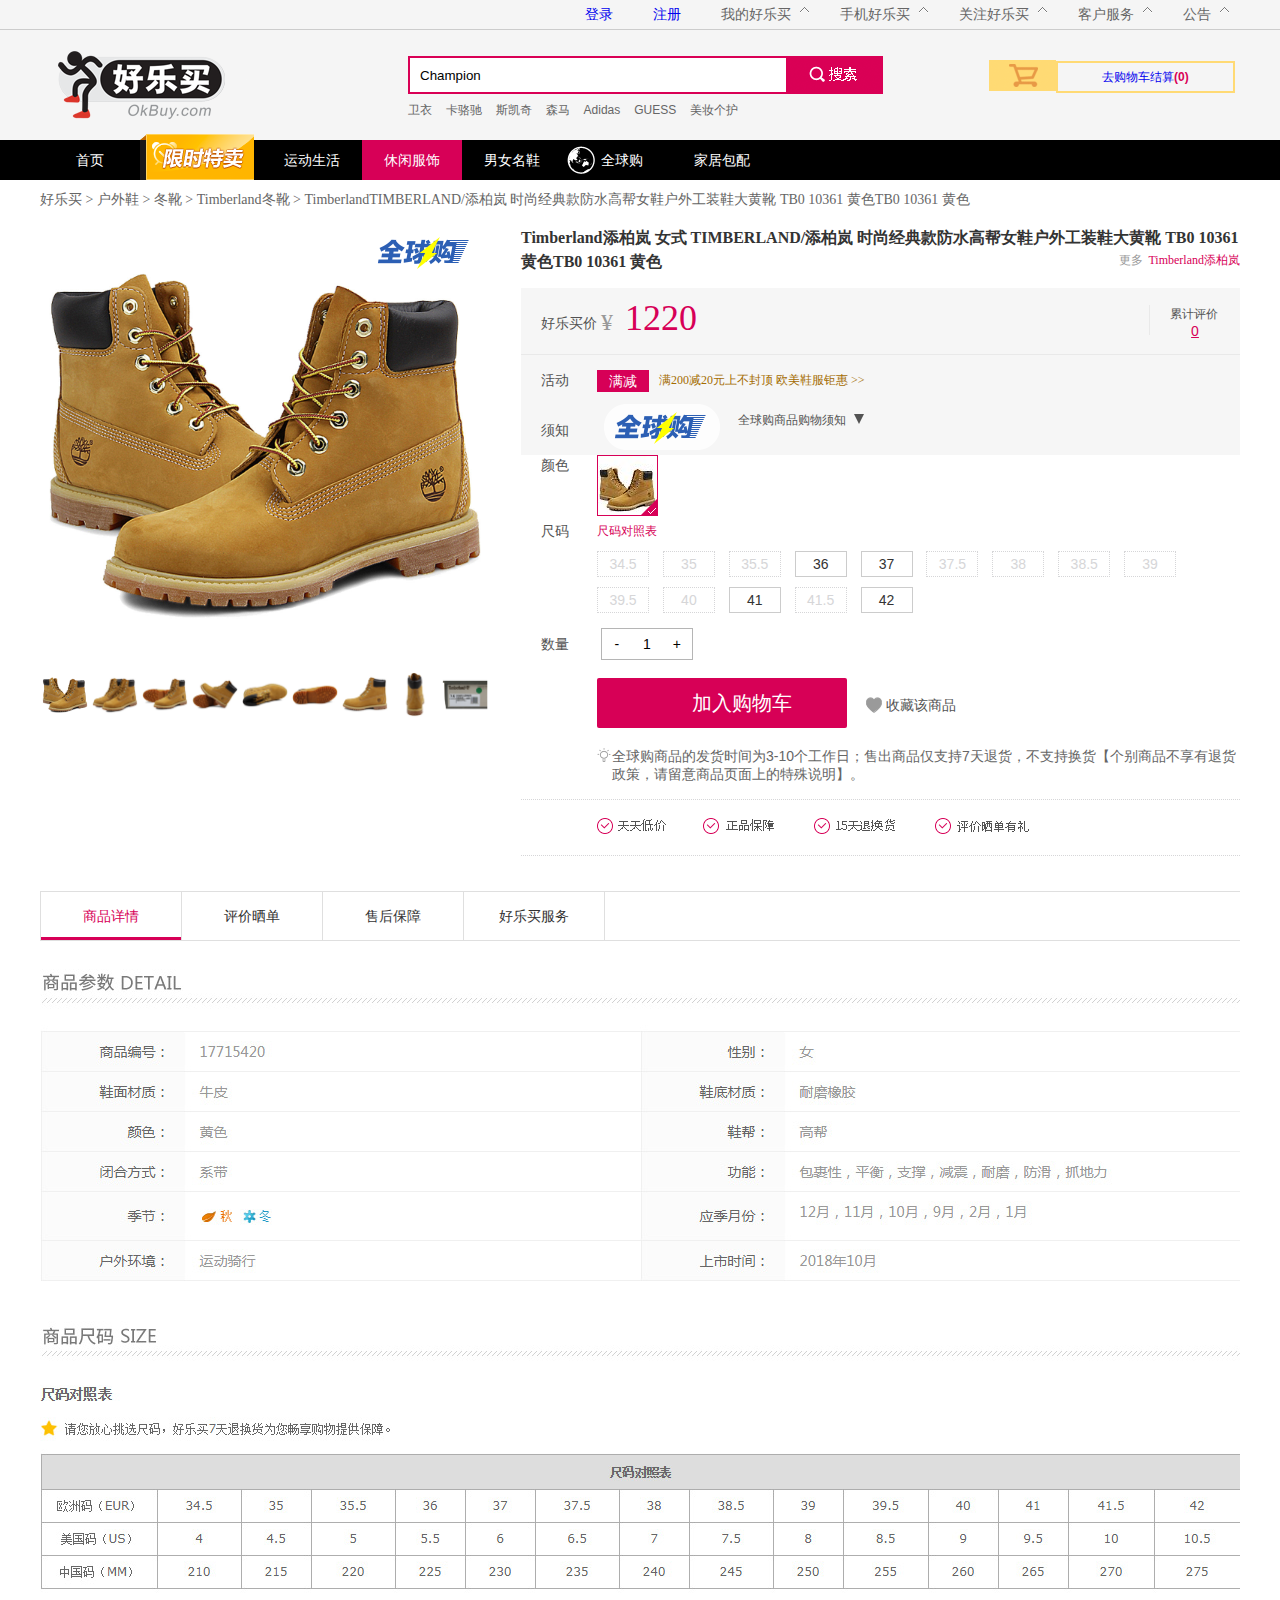
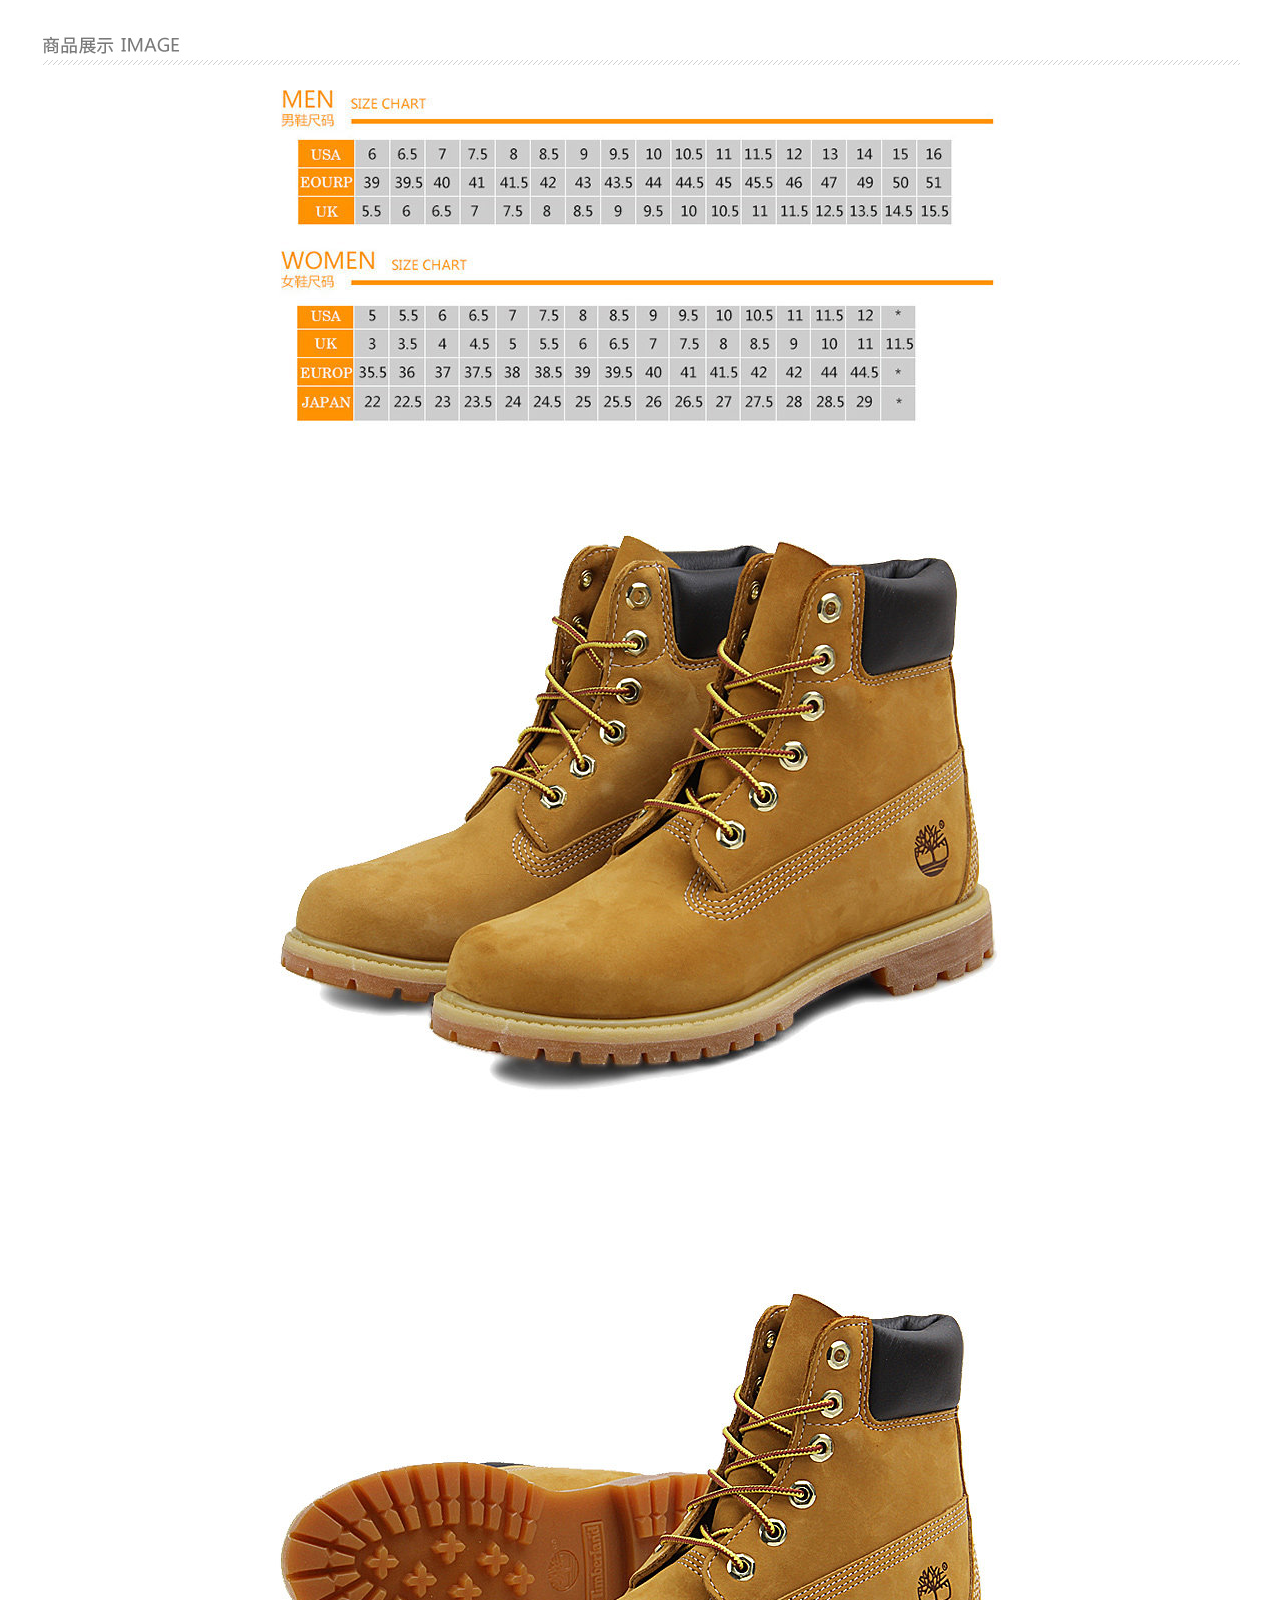
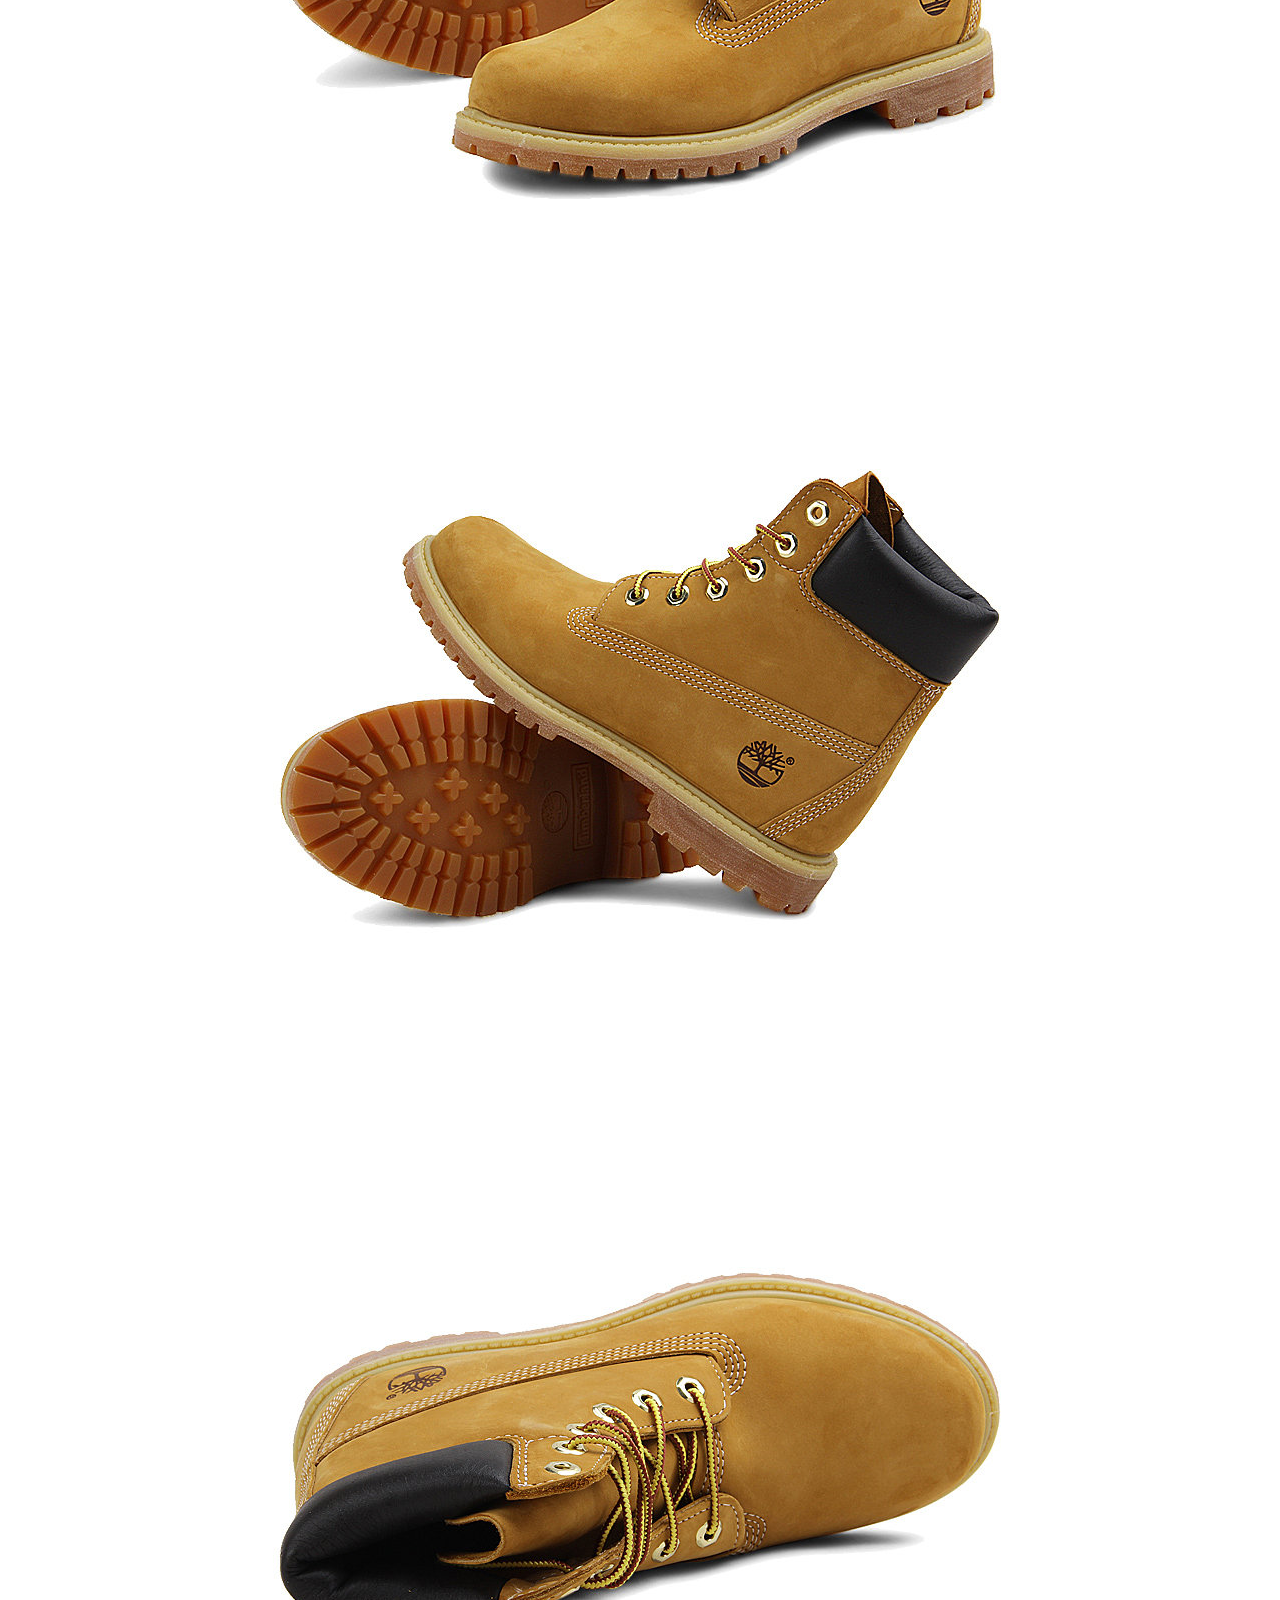
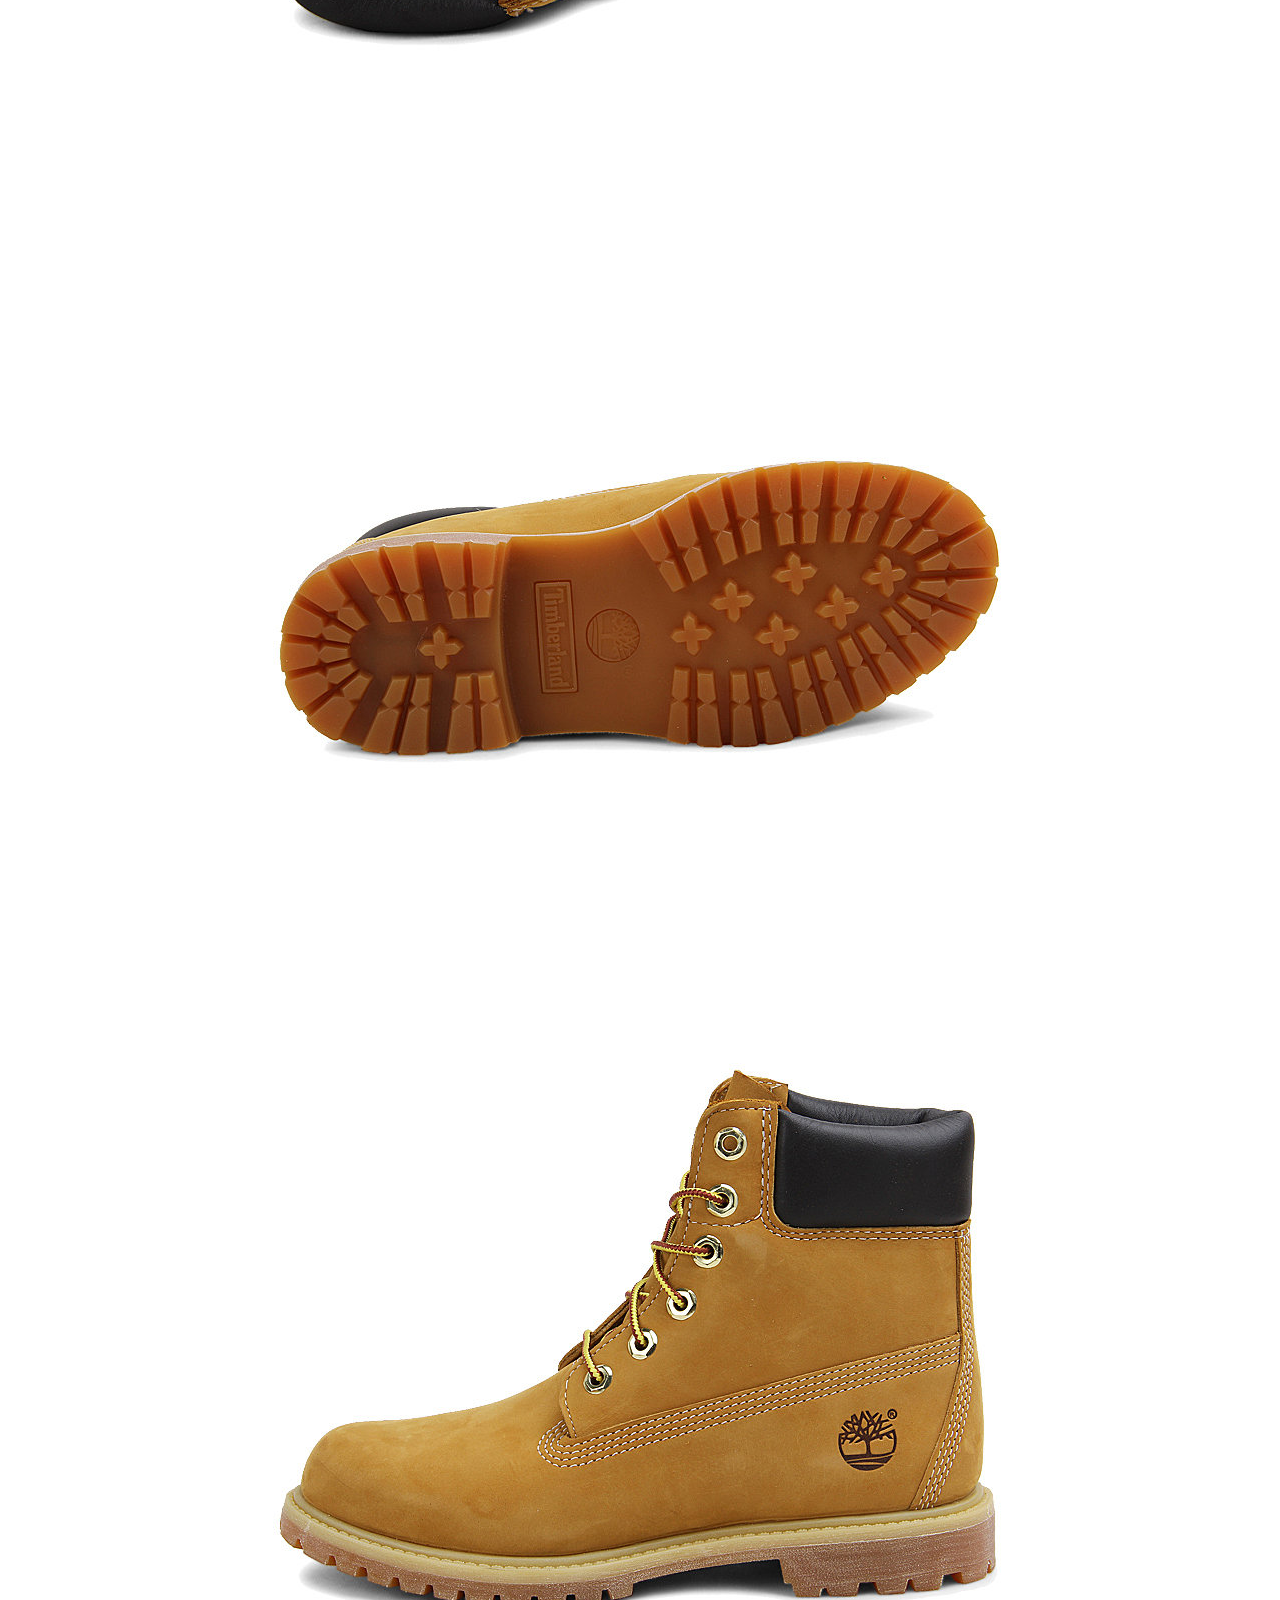
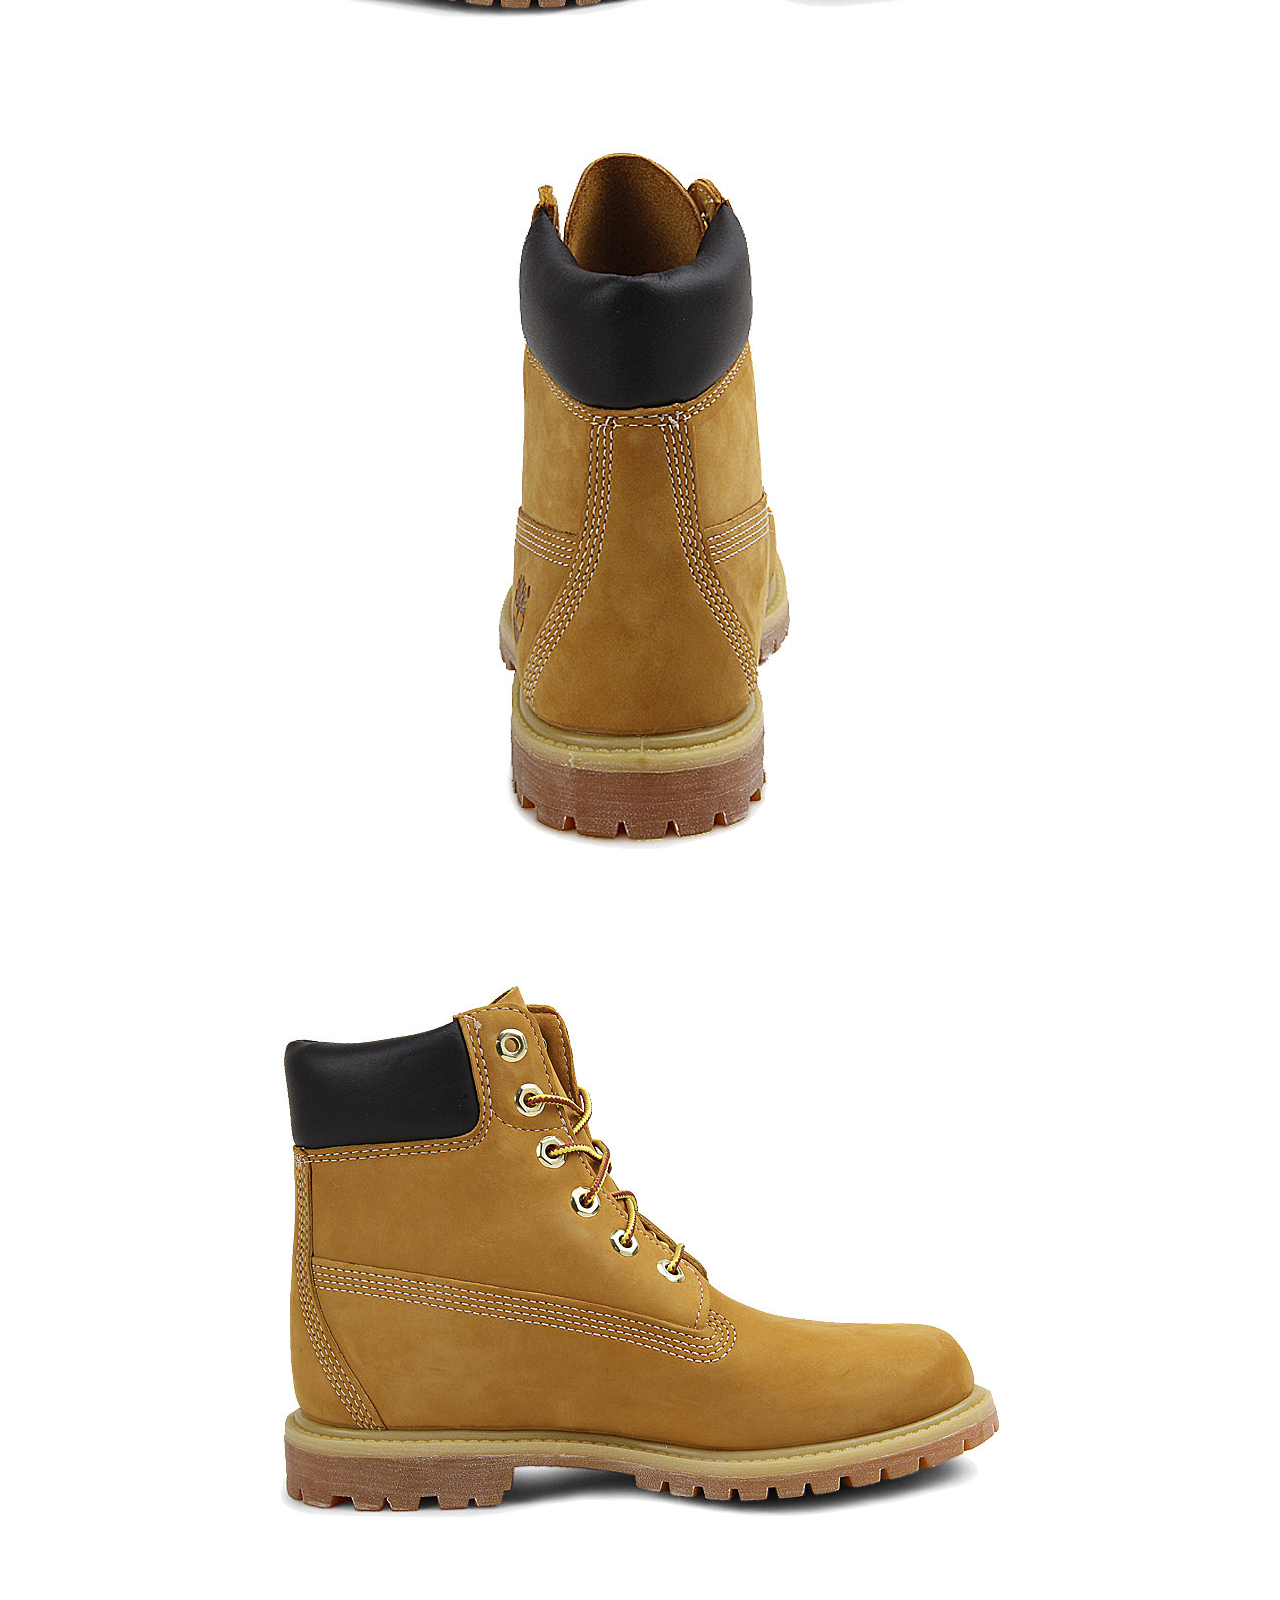
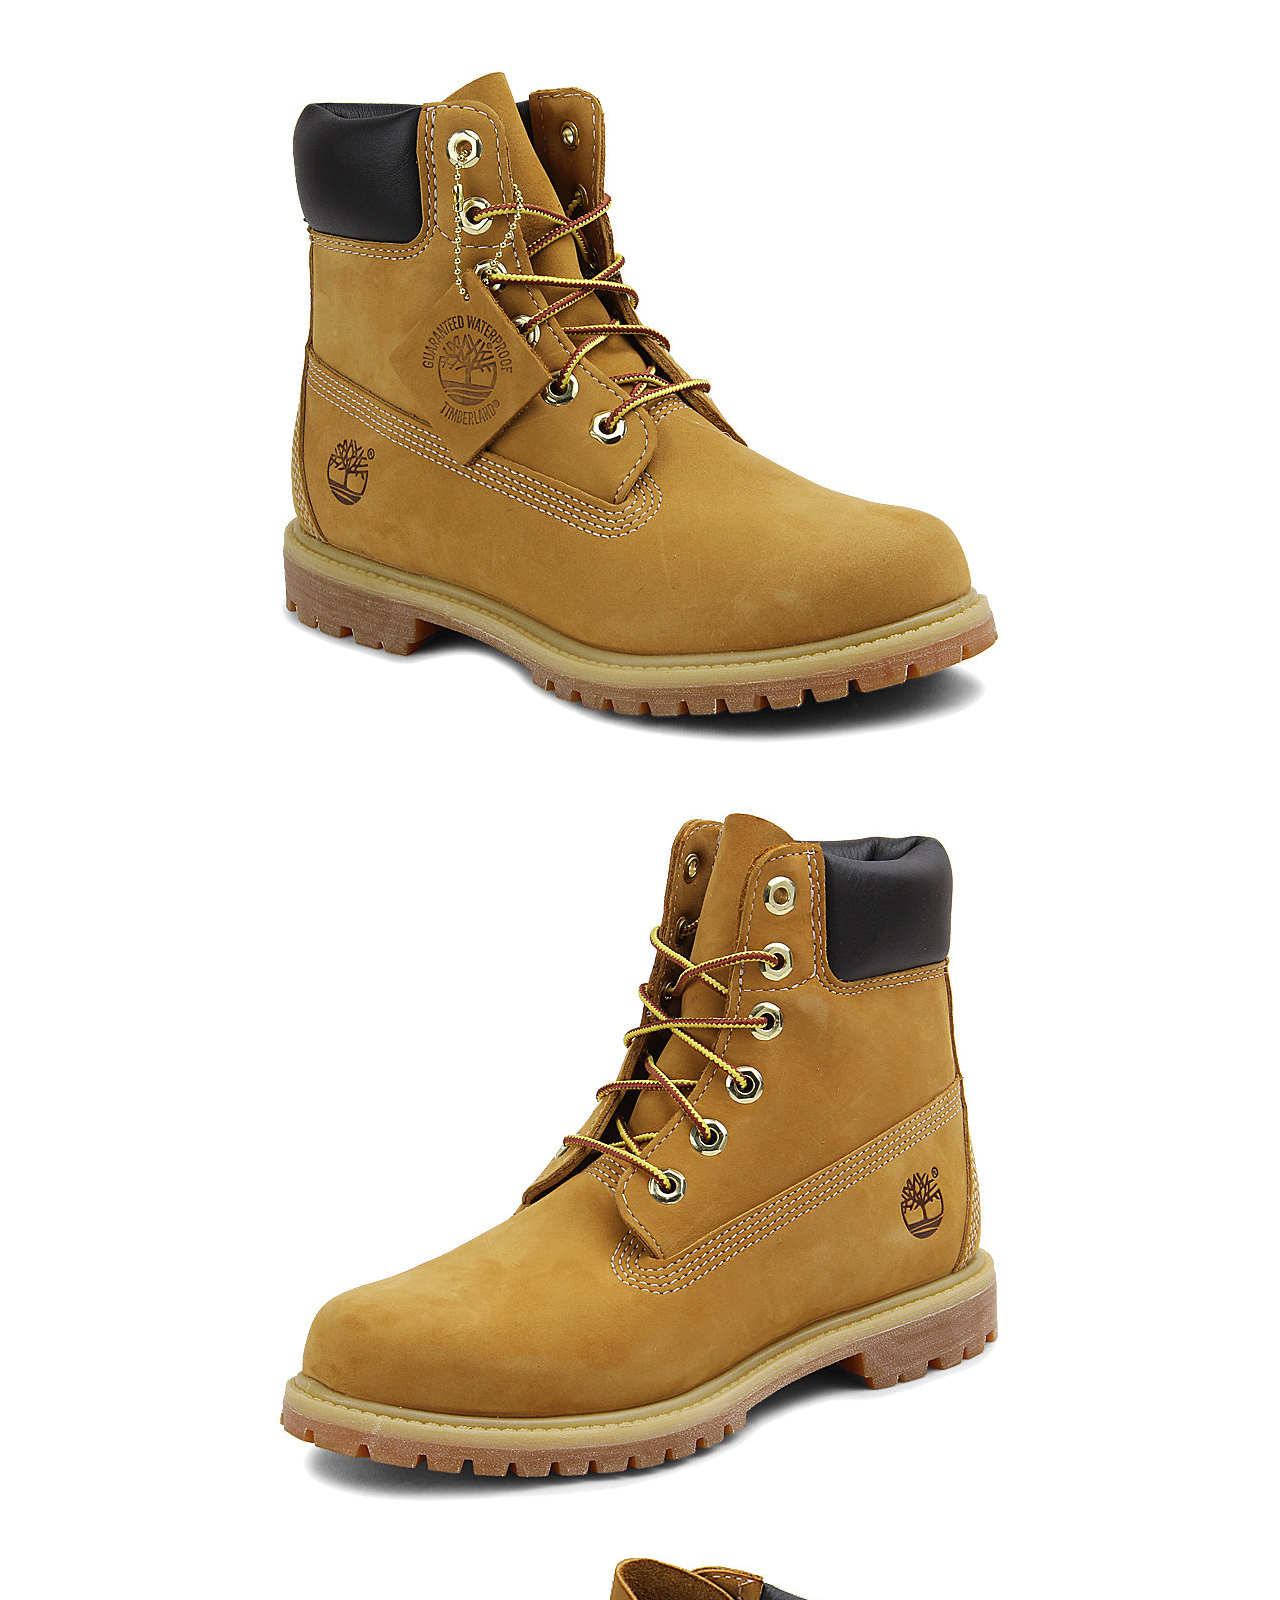
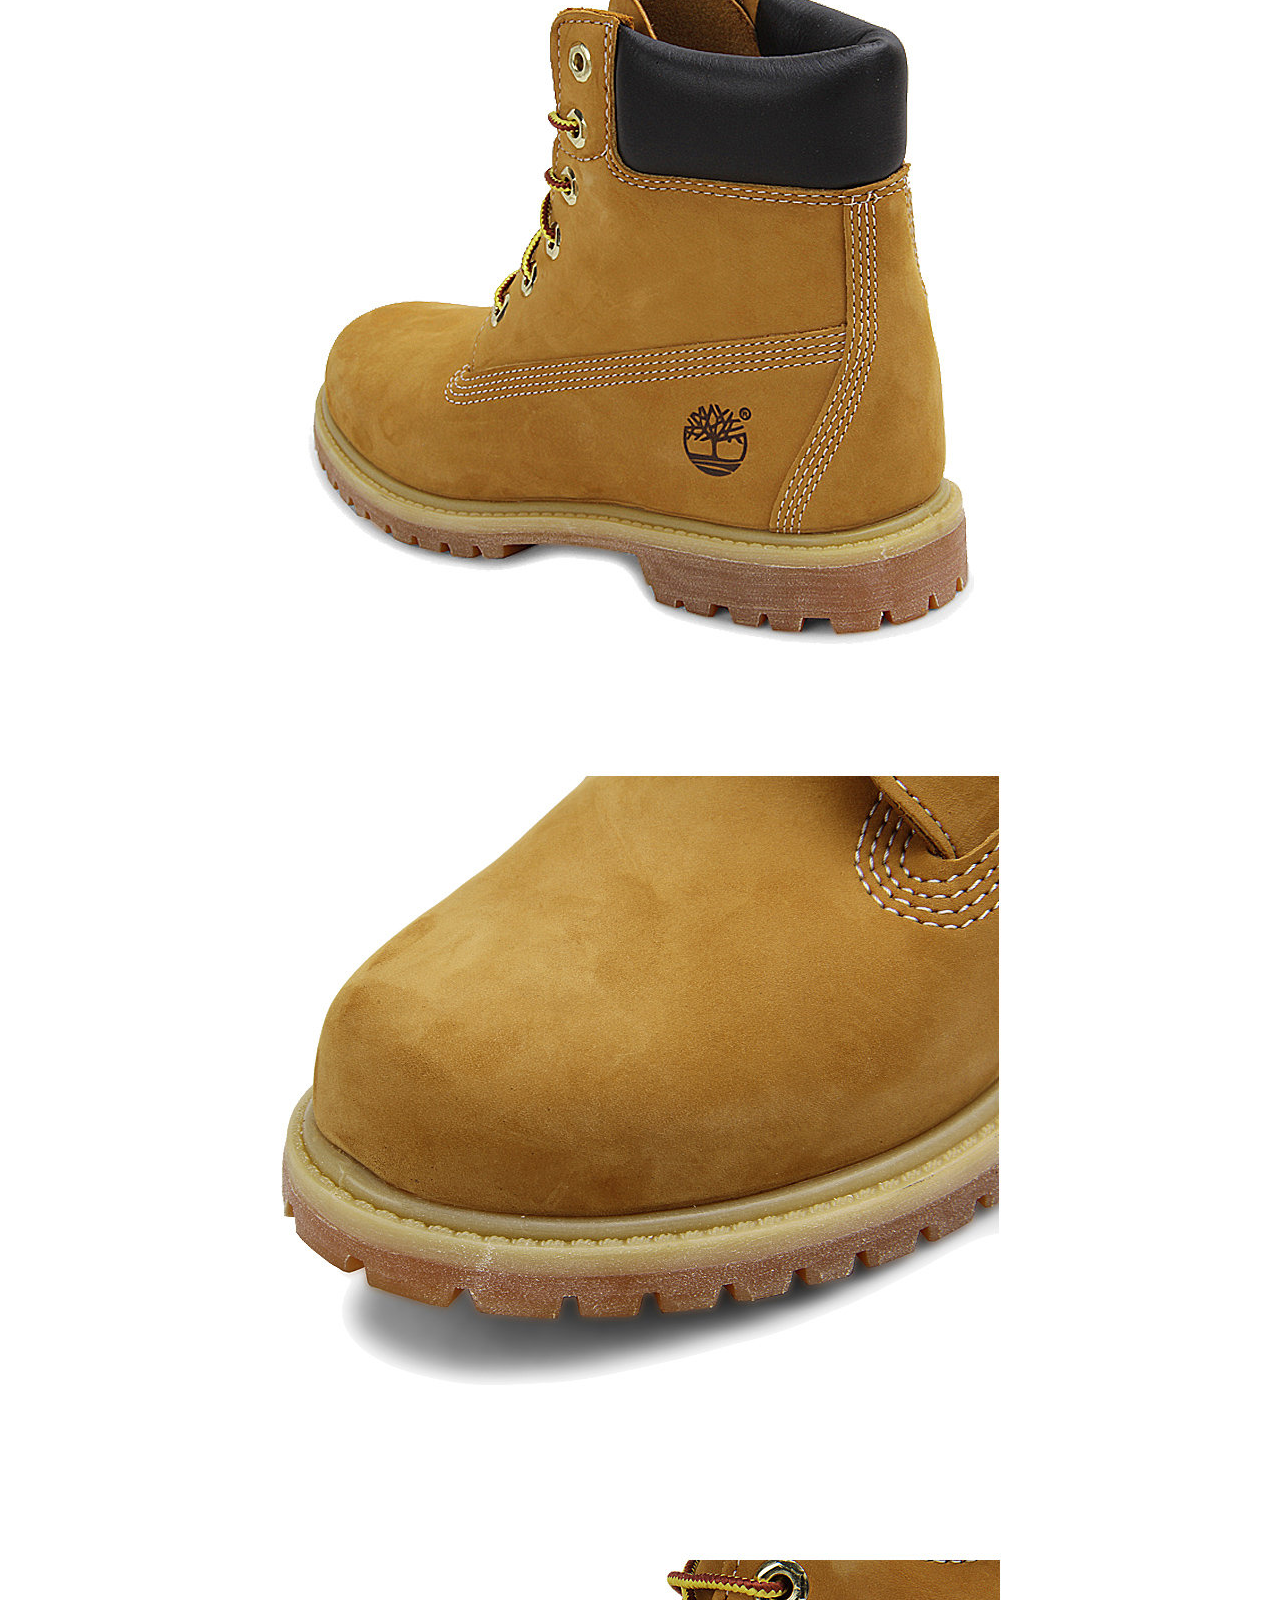
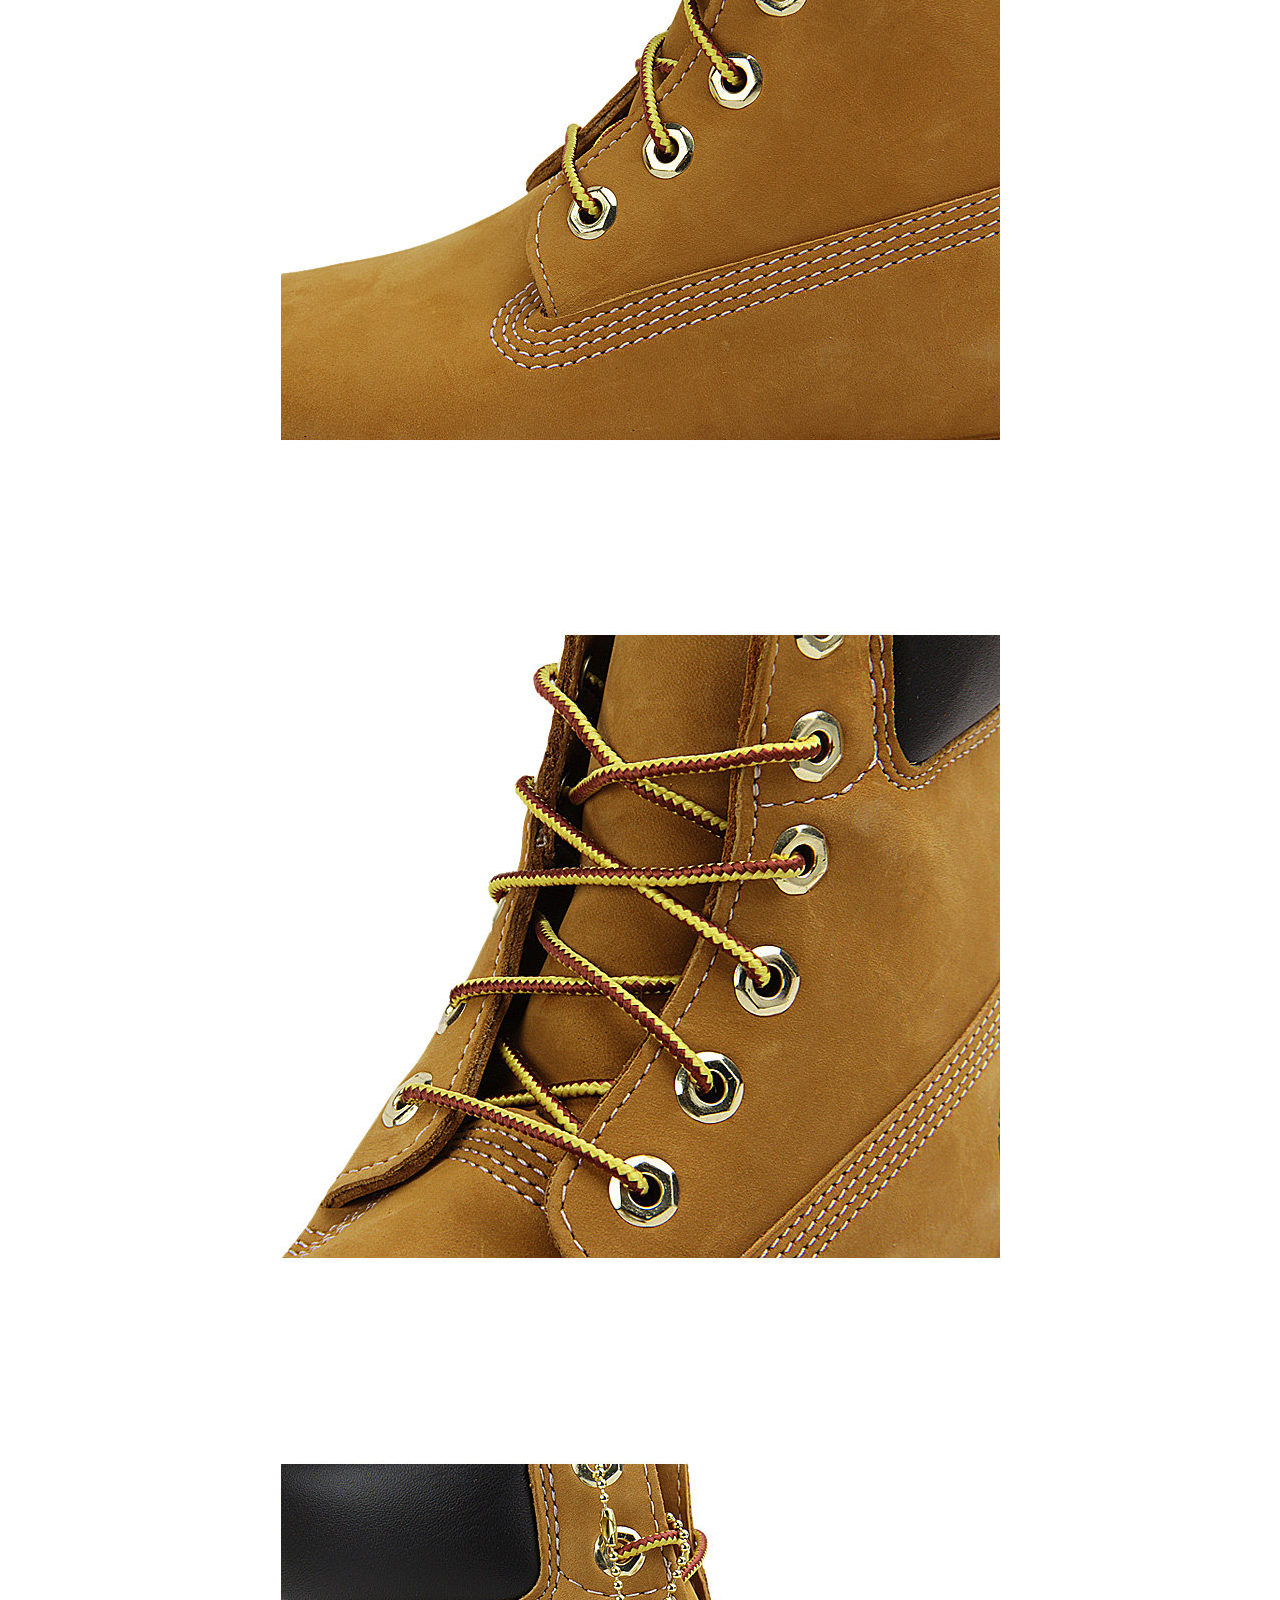
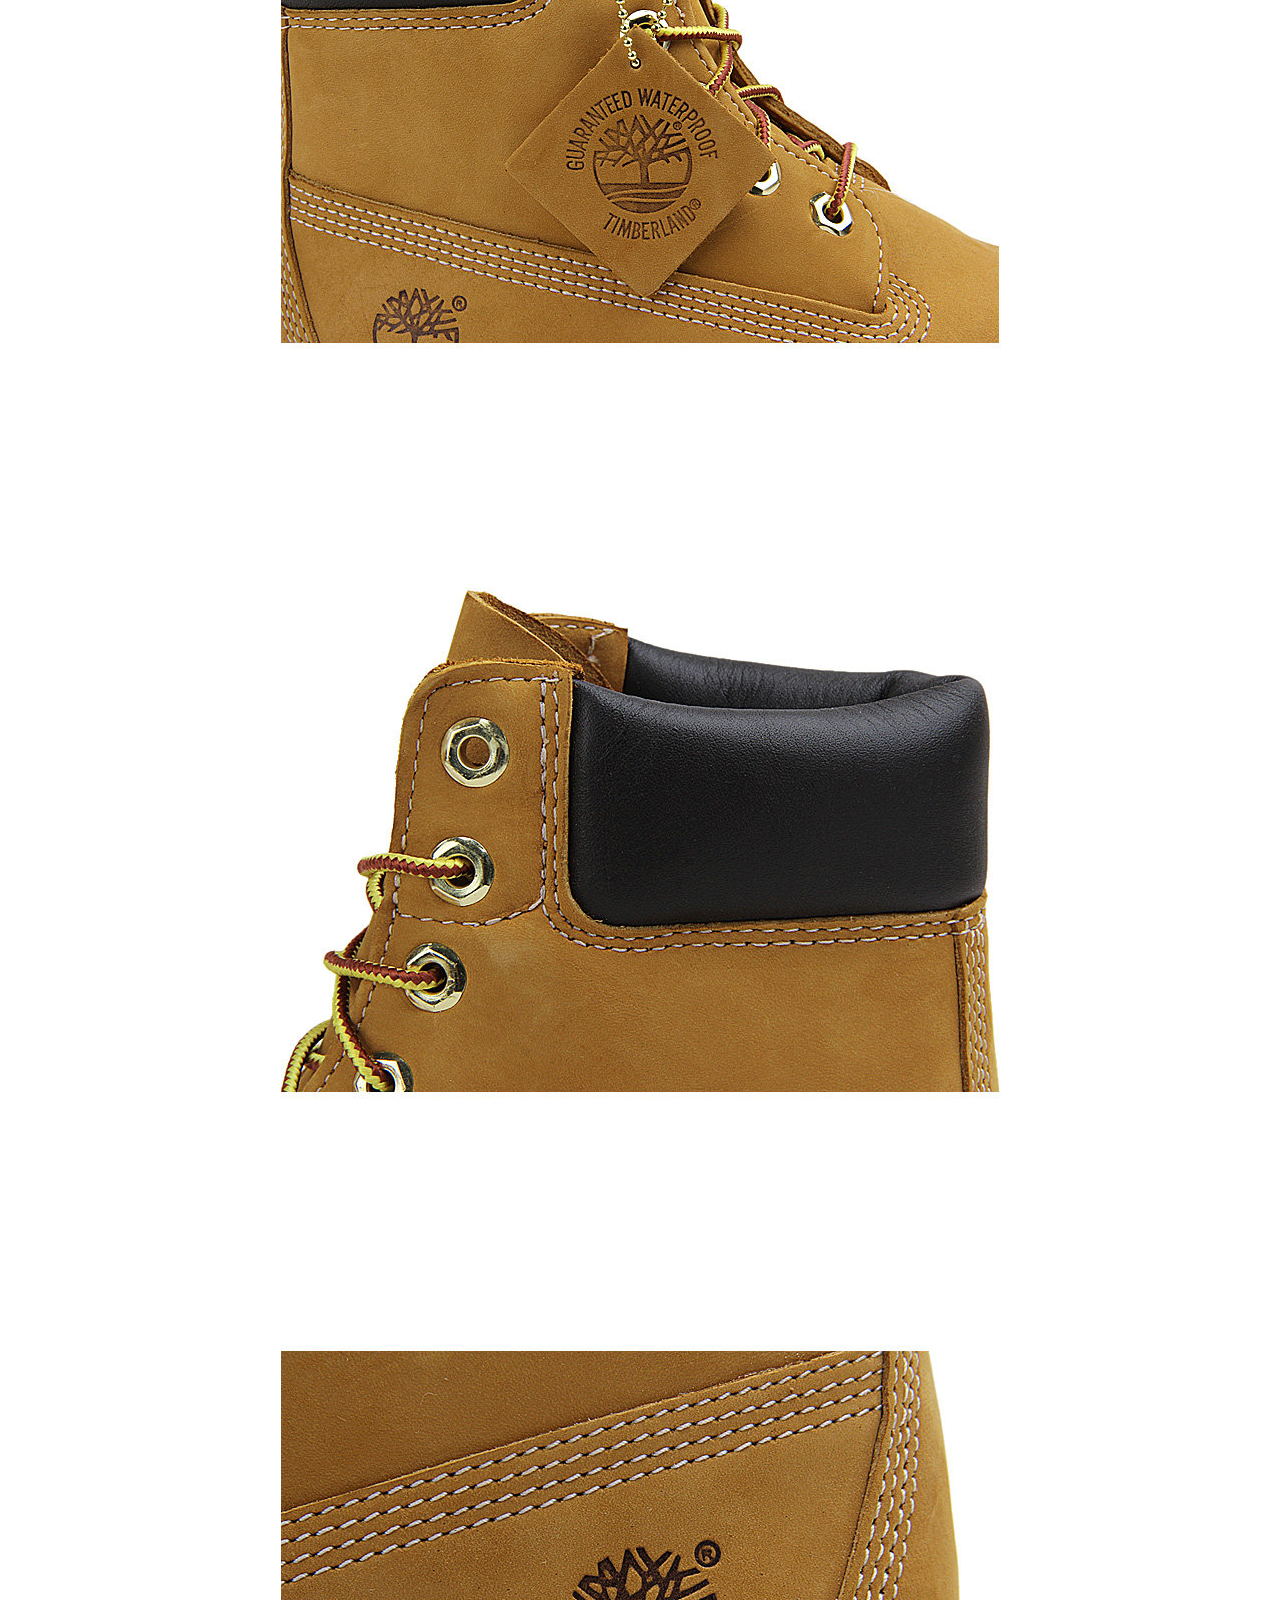
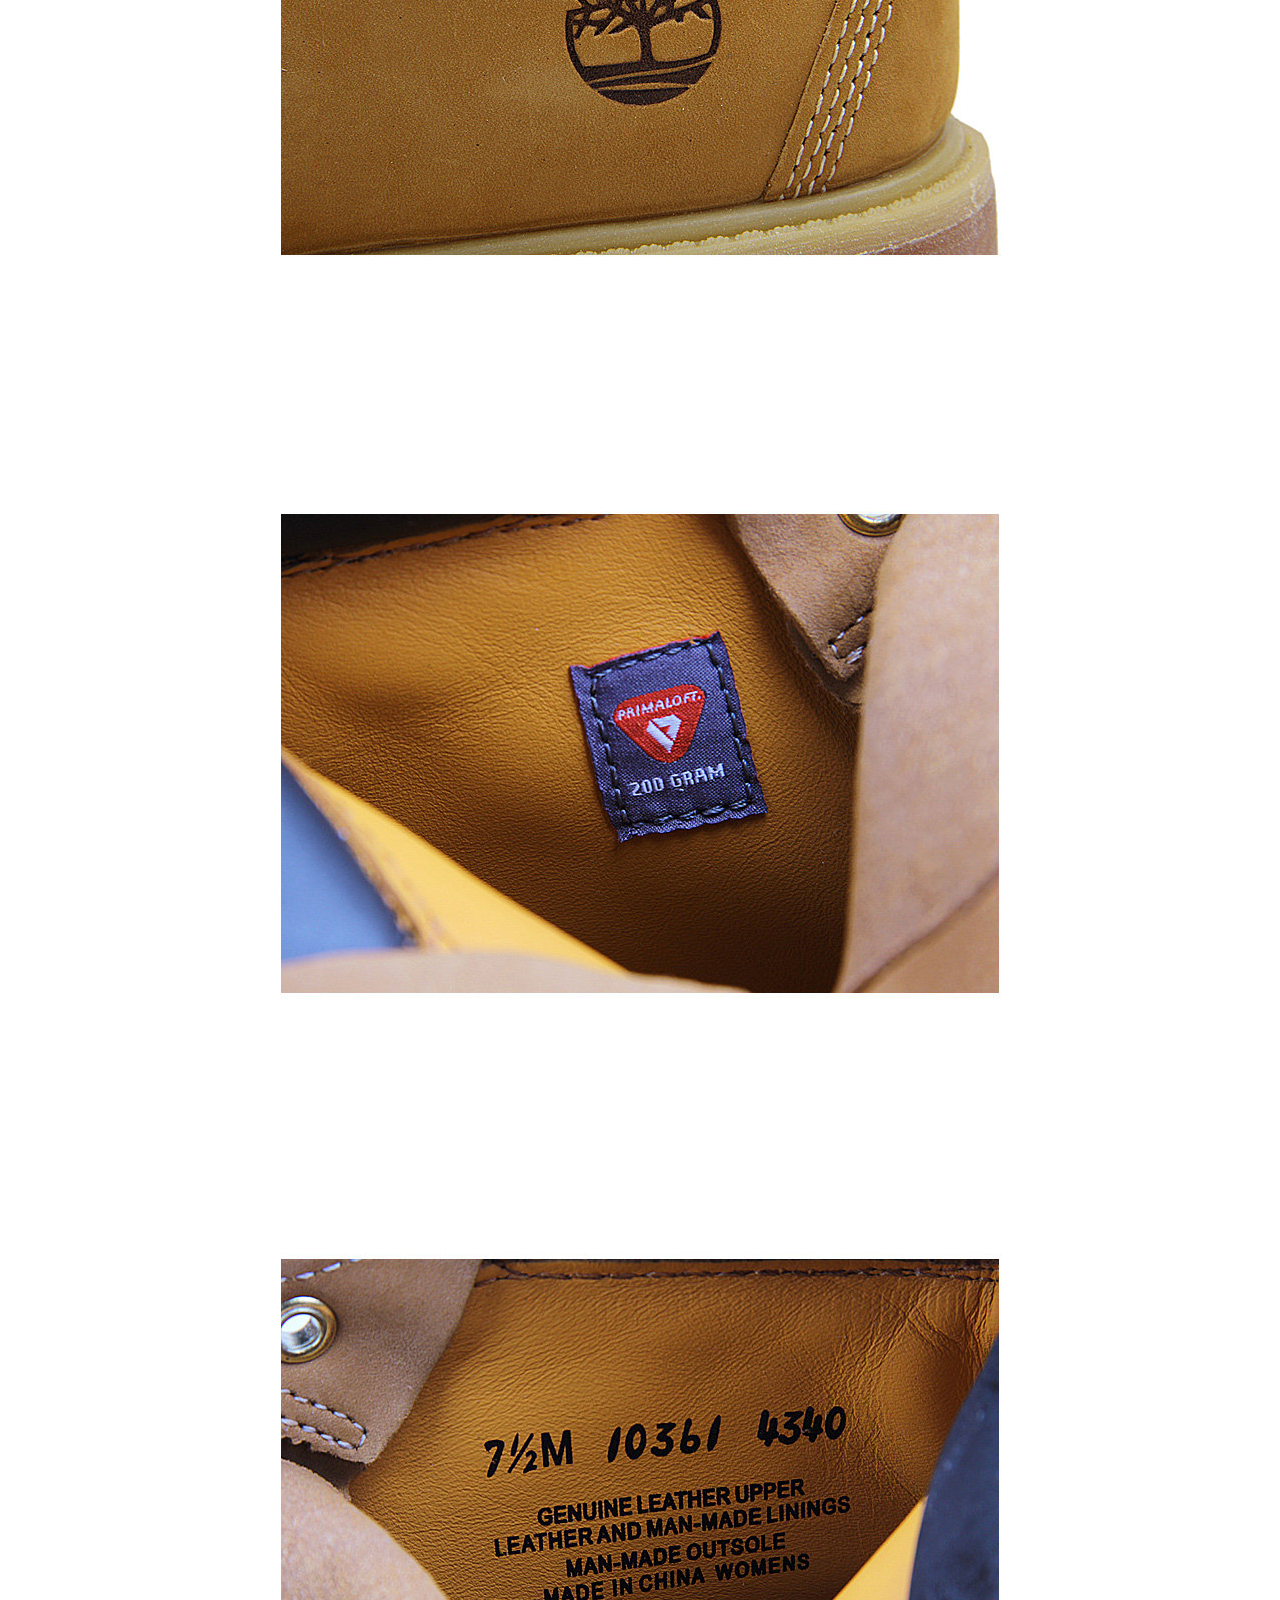
<file: detail.html>
<!doctype html>
<html lang="en">
<head>
    <meta charset="UTF-8">
    <meta name="viewport"
          content="width=device-width, user-scalable=no, initial-scale=1.0, maximum-scale=1.0, minimum-scale=1.0">
    <meta http-equiv="X-UA-Compatible" content="ie=edge">
    <title>网上买鞋子哪个好？上好乐买网上鞋城，正品鞋购物网站-好乐买官网</title>
    <link rel="stylesheet" href="css/header.css?p=7">
    <link rel="stylesheet" href="css/foot.css">
    <link rel="stylesheet" href="css/goodsdetail.css" />
</head>
<body>
<!--头部导航栏-->
<div class="top_nav" style="background: #f5f5f5">
    <div class="w">
        <ul class="nav_ul">
            <li class="spec">
                <a href="login.html" class="denglu">登录</a>
                <span class="usernameSpan welcome"></span>
            </li>
            <li class="spec">
                <a href="reg.html" class="zhuce">注册</a>
                <span  class="welcome btnOut">注销</span>
            </li>
            <li>
                <p>我的好乐买<i></i></p>
                <div class="nav_li_div">
                    <p><a href="javascript:;">我的订单</a></p>
                    <p><a href="javascript:;">我的收藏</a></p>
                    <p><a href="javascript:;">我的优惠券</a></p>
                </div>

            </li>
            <li>
                <p>手机好乐买<i></i></p>
                <div class="nav_li_div">
                    <img src="images/appqcode_2.png" alt="">
                    <p class="img_down">下载客户端</p>
                </div>

            </li>
            <li>
                <p>关注好乐买<i></i></p>
                <div class="nav_li_div">
                    <img src="images/weixinqcode.png" alt="">
                    <p class="img_down">微信公众号</p>
                </div>

            </li>
            <li>
                <p>客户服务<i></i></p>
                <div class="nav_li_div">
                    <p><a href="javascript:;">联系客服</a></p>
                    <p><a href="javascript:;">帮助中心</a></p>
                    <p><a href="javascript:;">意见建议</a></p>
                </div>

            </li>
            <li>
                <p>公告<i></i></p>
                <div class="nav_li_div last">
                    <p><a href="javascript:;">关于填写订单收件人信息的温馨提示</a></p>
                    <p><a href="javascript:;">关于国庆期间客户服务调整的公告</a></p>
                    <p><a href="javascript:;">好乐买运费标准调整公告</a></p>
                    <p><a href="javascript:;">常见问题FAQ</a></p>
                </div>

            </li>
        </ul>
    </div>
</div>
<!--导航栏-->
<div class="top" style="background: #f5f5f5">
    <div class="w">
        <img src="images/logo.png" alt="logo" class="logo">
        <div class="top_center">
            <div class="up">
                <form method="get" action="">
                    <input type="text" class="select" value="Champion" >
                    <input type="submit" value="" class="btnS">
                </form>
            </div>
            <p class="list">
                <a href="javascript:;">卫衣</a>
                <a href="javascript:;">卡骆驰</a>
                <a href="javascript:;">斯凯奇</a>
                <a href="javascript:;">森马</a>
                <a href="javascript:;">Adidas</a>
                <a href="javascript:;">GUESS</a>
                <a href="javascript:;">美妆个护</a>
            </p>
        </div>
        <a href="shoppingcar.html">
            <div class="top_right">
            <b class="img_car"></b>
            <span class="car">去购物车结算<b class="sl">(0)</b></span>
            <div class="carlist">
                <div class="counts  cos">
                    <!--<div class="car_top">-->
                        <!--<a href="#" class="tupian"><img src="images/big1.jpg"></a>-->
                        <!--<div class="textms">-->
                            <!--<p>添柏岚 女式时尚经典款防水高帮女鞋户外工装鞋大黄靴</p>-->
                            <!--<span class="price"><b class="dnum">1220 </b> RMB x <b class="con">1</b></span>-->
                        <!--</div>-->
                        <!--<a href="#" class="del">x</a>-->
                    <!--</div>-->
                </div>
                <div class="sum">
                    <div class="rmb">
                        <p>共计</p>
                        <span style="font-size: 12px;"><b class="sumMoney" style="color: #d70057;font-size: 16px;">1220 </b> RMB</span>
                    </div>
                    <a class="go" href="shoppingcar.html">去结算</a>
                </div>
                <img src="images/cartpop.png" style="width: 250px;">
            </div>
        </div>
        </a>
    </div>
</div>
<nav class="nav">
    <div class="w">
        <ul class="new_ul">
            <li class="first" style="background: transparent"><a href="index.html" style="color: #fff">首页</a></li>
            <li class="setOutTime"></li>
            <li class="sport n"><a href="goodslist.html" style="color: #fff">运动生活</a><i></i></li>
            <li class="xiuXian n" style="background: #d70057"><a href="goodslist.html" style="color: #fff">休闲服饰</a><i></i></li>
            <li class="boyAndGirl n"><a href="goodslist.html" style="color: #fff">男女名鞋</a><i></i></li>
            <li class="global n"><a href="goodslist.html" style="color: #fff">全球购</a><i></i></li>
            <li><a href="goodslist.html" style="color: #fff">家居包配</a></li>
        </ul>
    </div>
</nav>
<!--下拉菜单-->
<div class="w list_down">
    <div class="sport_list sport_list1">
        <div class="sport_li_left">
            <h3>品类导购</h3>
            <ul>
                <li>
                    <p class="title">运动鞋</p>
                    <span>跑步鞋</span>
                    <span>复古鞋</span>
                    <span>休闲鞋</span>
                    <span>帆布鞋</span>
                    <span>板鞋</span>
                    <span>运动生活系列</span>
                    <span>滑板鞋</span>
                    <span>篮球鞋</span>
                    <span>凉鞋/凉拖</span>
                    <span>健步鞋</span>
                    <span>足球鞋</span>
                    <span>羽毛球鞋</span>
                    <span>网球鞋</span>
                    <span>乒乓球鞋</span>
                </li>
                <li>
                    <p class="title">运动服</p>
                    <span>夹克/外套</span>
                    <span>卫衣</span>
                    <span>棉服</span>
                    <span>羽绒服</span>
                    <span>长裤</span>
                    <span>马甲</span>
                    <span>T恤</span>
                    <span>POLO</span>
                    <span>胸衣</span>
                    <span>背心</span>
                    <span>短裤</span>
                    <span>裙装</span>
                    <span>套装</span>
                </li>
                <li>
                    <p class="title">儿童专区</p>
                    <span>运动鞋</span>
                    <span>休闲鞋</span>
                    <span>跑步鞋</span>
                    <span>篮球鞋</span>
                    <span>童靴</span>
                    <span>童装</span>
                </li>
                <li>
                    <p class="title">运动周边</p>
                    <span>袜子</span>
                    <span>帽子</span>
                    <span>护具</span>
                    <span>球类</span>
                    <span>泳具</span>
                    <span>球拍</span>
                    <span>运动休闲包</span>
                </li>
            </ul>
        </div>
        <div class="sport_li_center">
            <h3>运动导购</h3>
            <ul>
                <li>
                    <p class="title">冬装焕新</p>
                    <span>羽绒服</span>
                    <span>内搭卫衣</span>
                    <span>收腿运动裤</span>
                    <span>贝壳头</span>
                    <span>小椰子</span>
                    <span>AIR MAX</span>
                    <span>最新鞋款</span>
                </li>
                <li>
                    <p class="title">跑步运动</p>
                    <span>跑步鞋品</span>
                    <span>BOOST</span>
                    <span>ZOOM</span>
                    <span>Free</span>
                    <span>Lunar</span>
                    <span>李宁弧</span>
                    <span>李宁云</span>
                    <span>T恤/POLO</span>
                    <span>茄克/外套</span>
                    <span>胸衣</span>
                    <span>保暖马甲</span>
                    <span>长裤</span>
                    <span>短裤</span>
                    <span>紧身/打底裤</span>
                    <span>跑步裤装</span>
                </li>
                <li>
                    <p class="title">球类运动</p>
                    <span>篮球系列</span>
                    <span>球鞋</span>
                    <span>背心</span>
                    <span>短裤</span>
                    <span>套装</span>
                    <span>护具</span><br/>
                    <span>足球系列</span>
                    <span>球鞋</span>
                    <span>服装</span>
                    <span>配件</span>
                    <span>护具</span><br/>
                    <span>羽毛球系列</span>
                    <span>球鞋</span>
                    <span>服装</span>
                    <span>球包</span>
                    <span>球拍</span>
                </li>
                <li>
                    <p class="title">健身/瑜伽/游泳</p>
                    <span>胸衣</span>
                    <span>紧身裤（长）</span>
                    <span>紧身裤（中/短）</span>
                    <span>综训鞋</span>
                    <span>瑜伽服</span>
                    <span>泳装</span>
                    <span>泳具</span>
                </li>
            </ul>
        </div>
        <div class="sport_li_right">
            <h3 class="last_h3">品牌导购</h3>
            <img src="images/d8a83e754cfbf3ee13aa7db623f30811.jpg"/>
        </div>
    </div>
    <div class="sport_list xiuXian_list">
        <div class="sport_li_left">
            <h3>精品服饰</h3>
            <ul>
                <li>
                    <p class="title">男装</p>
                    <span>男衬衫</span>
                    <span>男T恤</span>
                    <span>男POLO</span>
                    <span>男卫衣</span>
                    <span>男夹克</span>
                    <span>男针织衫</span>
                    <span>男西服</span>
                    <span>男休闲裤</span>
                    <span>男牛仔裤</span>
                    <span>男短裤</span>
                </li>
                <li>
                    <p class="title">女装</p>
                    <span>女T恤</span>
                    <span>女衬衫</span>
                    <span>女针织衫</span>
                    <span>女毛衣</span>
                    <span>女外套</span>
                    <span>女大衣</span>
                    <span>女西服</span>
                    <span>连衣裙</span>
                    <span>半截裙</span>
                    <span>女休闲裤</span>
                </li>
                <li>
                    <p class="title">户外</p>
                    <span>T恤</span>
                    <span>Polo衫</span>
                    <span>衬衫</span>
                    <span>冲锋衣</span>
                    <span>夹克外套</span>
                    <span>卫衣</span>
                    <span>皮肤衣</span>
                    <span>三合一</span>
                    <span>休闲裤</span>
                    <span>冲锋裤</span>

                </li>
            </ul>
        </div>
        <div class="sport_li_center">
            <h3>鞋靴包配</h3>
            <ul>
                <li>
                    <p class="title">鞋靴</p>
                    <span>休闲鞋</span>
                    <span>徒步鞋</span>
                    <span>工装鞋</span>
                    <span>登山鞋</span>
                    <span>越野跑鞋</span>
                    <span>凉鞋</span>
                    <span>涉溪鞋</span>
                    <span>冬靴</span>
                    <span>御寒鞋</span>
                    <span>户外休闲鞋</span>
                </li>
                <li>
                    <p class="title">包配</p>
                    <span>户外包</span>
                    <span>休闲包</span>
                    <span>帽子</span>
                    <span>手套</span>
                    <span>帐篷</span>
                    <span>睡袋</span>
                    <span>垫子</span>
                </li>
                <li>
                    <p class="title">家居</p>
                    <span>袜子</span>
                    <span>文胸</span>
                    <span>内裤</span>
                    <span>家居服</span>
                </li>
            </ul>
        </div>
        <div class="sport_li_right">
            <h3 class="last_h3">品牌导购</h3>
            <img src="images/9b75f16a744a09ba56243a2db071eb05.jpg"/>
        </div>
    </div>
    <div class="sport_list boyAndGirl_list">
        <div class="sport_li_left">
            <h3>男鞋</h3>
            <ul>
                <li>
                    <p class="title">春秋款</p>
                    <span>休闲鞋</span>
                    <span>正装鞋</span>
                    <span>商务鞋</span>
                    <span>工装鞋</span>
                    <span>帆布鞋</span>
                    <span>板鞋</span>
                    <span>户外鞋</span>
                    <span>布洛克鞋</span>
                    <span>伐木鞋</span>
                    <span>豆豆乐福鞋</span>
                </li>
                <li>
                    <p class="title">夏季款</p>
                    <span>洞洞鞋</span>
                    <span>皮凉鞋</span>
                    <span>沙滩鞋</span>
                    <span>人字拖拖鞋</span>
                    <span>长裤</span>
                </li>
                <li>
                    <p class="title">冬季款</p>
                    <span>休闲靴</span>
                    <span>工装靴</span>
                    <span>马丁靴</span>
                    <span>雪地靴</span>
                    <span>时装靴</span>
                    <span>棉鞋</span>
                    <sapn>高帮板鞋</sapn>
                </li>
            </ul>
        </div>
        <div class="sport_li_center">
            <h3>女鞋</h3>
            <ul>
                <li>
                    <p class="title">春秋款</p>
                    <span>休闲鞋</span>
                    <span>满帮女鞋</span>
                    <span>帆布鞋</span>
                    <span>户外鞋</span>
                    <span>妈妈鞋</span>
                    <span>浅口女鞋</span>
                    <span>厚底鞋</span>
                    <span>乐福鞋</span>
                </li>
                <li>
                    <p class="title">夏季款</p>
                    <span>全凉鞋</span>
                    <span>鱼嘴鞋</span>
                    <span>女凉拖人字拖</span>
                    <span>平底凉鞋</span>
                    <span>浅口单鞋</span>
                </li>
                <li>
                    <p class="title">冬季款</p>
                    <span>短靴</span>
                    <span>中筒靴</span>
                    <span>高筒靴</span>
                    <span>内增高</span>
                    <span>马丁靴</span>
                    <span>及踝靴</span>
                    <span>女雪地靴</span>
                </li>
            </ul>
        </div>
        <div class="sport_li_right">
            <h3 class="last_h3">品牌导购</h3>
            <img src="images/23aa0615470ea7670dfc0bd8297fd336.jpg"/>
        </div>
    </div>
    <div class="sport_list global_list">
        <div class="sport_li_left">
            <h3>常用</h3>
            <ul>
                <li>
                    <span>查看全部</span>
                    <span>300款上新</span>
                    <span>千元尖货</span>
                    <span>清仓</span>
                </li>
                <li>
                    <p class="title">潮牌</p>
                    <span>ASSCBoy</span>
                    <span>London</span>
                    <span>Champion</span>
                    <span>Palladium</span>
                </li>
                <li>
                    <p class="title">服饰</p>
                    <span>T恤</span>
                    <span>打底衫</span>
                    <span>POLO衬衫</span>
                    <span>卫衣</span>
                    <span>帽衫</span>
                    <span>毛衫</span>
                    <span>夹克</span>
                    <span>裤装</span>
                    <span>内衣</span>
                    <span>健身</span>
                    <span>棒球帽</span>
                    <span>腰带</span>
                    <span>手表</span>
                </li>
                <li>
                    <p class="title">鞋靴</p>
                    <span>Air Jordan</span>
                    <span>Nike</span>
                    <span>小白鞋</span>
                    <span>贝壳头</span>
                    <span>Yeezy</span>
                    <span>TUBULAR</span>
                    <span>AF1</span>
                    <span>潮鞋</span>
                    <span>帆布鞋</span>
                    <span>板鞋</span>
                    <span>黄靴</span>
                    <span>库里高帮鞋</span>
                    <span>澡堂拖</span>
                    <span>休闲鞋</span>
                    <span>女鞋</span>
                    <span>童鞋</span>
                </li>
                <li>
                    <p class="title">包袋</p>
                    <span>女包</span>
                    <span>男包</span>
                    <span>低于350</span>
                    <span>COACH</span>
                </li>
            </ul>
        </div>
        <div class="sport_li_center">
            <h3>活动</h3>
            <div class="boxs">
                <img src="images/c.png">
            </div>
        </div>
        <div class="sport_li_right">
            <h3 class="last_h3">品牌</h3>
            <img src="images/95c942d989bce3464447c4654c7a1c7f.jpg"/>
        </div>
    </div>
</div>
<!--中间商品详情-->
<div class="w">
    <p class="title">
        <a href="#">好乐买 </a><span>></span>
        <a href="#">户外鞋 </a><span>></span>
        <a href="#">冬靴 </a><span>></span>
        <a href="#">Timberland冬靴 </a><span>></span>
        <a href="#">TimberlandTIMBERLAND/添柏岚 时尚经典款防水高帮女鞋户外工装鞋大黄靴 TB0 10361 黄色TB0 10361 黄色</a>
    </p>
</div>
<!--左右部分-->
<div class="w">
    <!--左边-->
    <div id="left_box">
        <img class="qqg" src="images/qqg.png">
        <div class="minImg">
            <a href="javascript:;">
                <img src="images/prodjiao.png" class="xsj">
                <img class="min" src="images/big1.jpg" alt="大黄蜂">
            </a>
            <a href="javascript:;">
                <img src="images/prodjiao.png" class="xsj">
                <img class="min" src="images/big2.jpg" alt="大黄蜂">
            </a>
            <a href="javascript:;">
                <img src="images/prodjiao.png" class="xsj">
                <img class="min" src="images/big3.jpg" alt="大黄蜂">
            </a>
            <a href="javascript:;">
                <img src="images/prodjiao.png" class="xsj">
                <img class="min" src="images/big4.jpg" alt="大黄蜂">
            </a>
            <a href="javascript:;">
                <img src="images/prodjiao.png" class="xsj">
                <img class="min" src="images/big5.jpg" alt="大黄蜂">
            </a>
            <a href="javascript:;">
                <img src="images/prodjiao.png" class="xsj">
                <img class="min" src="images/big6.jpg" alt="大黄蜂">
            </a>
            <a href="javascript:;">
                <img src="images/prodjiao.png" class="xsj">
                <img class="min" src="images/big7.jpg" alt="大黄蜂">
            </a>
            <a href="javascript:;">
                <img src="images/prodjiao.png" class="xsj">
                <img class="min" src="images/big8.jpg" alt="大黄蜂">
            </a>
            <a href="javascript:;">
                <img src="images/prodjiao.png" class="xsj">
                <img class="min" src="images/big25.jpg" alt="大黄蜂"
                ></a>
        </div>
    </div>
    <!--右边-->
    <div class="right_box">
        <h1 class="prodAllName">
            <span class="name">Timberland添柏岚 女式 TIMBERLAND/添柏岚 时尚经典款防水高帮女鞋户外工装鞋大黄靴 TB0 10361 黄色TB0 10361 黄色</span>
            <span class="morebrand">更多<a href="javascript:;">Timberland添柏岚</a></span>
        </h1>
        <div class="prodPriceLiJ">
            <div class="prodPrice">
                    <div class="prodPriceLi">
                        <span class="pricetxt">好乐买价</span>
                        <span class="colorred">¥
                            <span class="prodPriceAj">1220</span>
                        </span>
                    </div>
                    <a href="javascript:;" class="totalcomment">
                        <span class="cmtxt">累计评价</span>
                        <span class="cmtnum">0</span>
                    </a>
            </div>
            <div class="prodActivity">
                <span class="prodH">活动</span>
                <span class="prodicon">满减</span>
                <span class="prodhdtext">满200减20元上不封顶 欧美鞋服钜惠 >></span>
            </div>
            <div class="activitywrap">
                <span class="prodH">须知</span>
                <img src="images/qqg.png">
                <span class="know">全球购商品购物须知
                    <span class="qqgxzjiao"></span>
                    <ul class="down_list">
                        <sapn class="line"></sapn>
                        <li>订购须知<br>
                            根据海关总署新政规定，单笔订单交易总金额上限为人民币2000元，超过2000元则建议您分开下单。个人年度交易总金额上限为人民币20000元，超额则海关不予接受清关申报，订单将无法安排发货，给您带来不便，敬请您的谅解！</li>
                        <li>商品包税<br>
                            全球购海外直邮商品，需向中国海关申报及纳税，若配送期间产生税费，需要您配合携带身份证件前往当地海关缴纳，凭缴税单据即可联系客服予...<i>查看更多</i>
                        </li>
                    </ul>
                </span>
            </div>
        </div>
        <!--颜色-->
        <div class="prodColor">
            <span class="prodH">颜色</span>
            <p class="prodColorImg">
                <img src="images/color.jpg" alt="添柏岚-TIMBERLAND/添柏岚 时尚经典款防水高帮女鞋户外工装鞋大黄靴 TB0 10361 黄色-黄色-TB0 10361 黄色"><i></i>
            </p>
        </div>
        <div class="prodConSize">
            <!--尺码对照表-->
            <div class="size">
                <span class="prodH">尺码</span>
                <span class="size_table">尺码对照表</span>
            </div>
            <div class="isStandard">
                <span >34.5</span>
                <span >35</span>
                <span >35.5</span>
                <span  class="none"><b>36</b>
                    <ul class="db">
                        <li>
                            <a href="#">欧洲码（EUR）</a>
                            <a href="#">36</a>
                        </li>
                        <li>
                            <a href="#">美国码（US）</a>
                            <a href="#">5.5</a>
                        </li>
                        <li>
                            <a href="#">中国码（MM）</a>
                            <a href="#">230</a>
                        </li>
                    </ul>
                </span>
                <span class="none"><b>37</b>
                    <ul class="db">
                        <li>
                            <a href="#">欧洲码（EUR）</a>
                            <a href="#">37</a>
                        </li>
                        <li>
                            <a href="#">美国码（US）</a>
                            <a href="#">6</a>
                        </li>
                        <li>
                            <a href="#">中国码（MM）</a>
                            <a href="#">235</a>
                        </li>
                    </ul>
                </span>
                <span >37.5</span>
                <span >38</span>
                <span >38.5</span>
                <span >39</span>
                <span >39.5</span>
                <span>40</span>
                <span class="none"><b>41</b>
                    <ul class="db">
                        <li>
                            <a href="#">欧洲码（EUR）</a>
                            <a href="#">41</a>
                        </li>
                        <li>
                            <a href="#">美国码（US）</a>
                            <a href="#">9.5</a>
                        </li>
                        <li>
                            <a href="#">中国码（MM）</a>
                            <a href="#">265</a>
                        </li>
                    </ul>
                </span>
                <span>41.5</span>
                <span class="none"><b>42</b>
                    <ul class="db">
                        <li>
                            <a href="#">欧洲码（EUR）</a>
                            <a href="#">36</a>
                        </li>
                        <li>
                            <a href="#">美国码（US）</a>
                            <a href="#">5.5</a>
                        </li>
                        <li>
                            <a href="#">中国码（MM）</a>
                            <a href="#">230</a>
                        </li>
                    </ul>
                </span>
            </div>
            <!--数量-->
            <div class="count_box">
                <a href="#">数量</a>
                <div class="count">
                    <button class="tj dj">-</button><button class="count_num">1</button><button  class="tj add">+</button>
                </div>
            </div>
            <!--加入购物车-->
            <div class="buy_box">
                <button class="btn" >加入购物车</button>
                <a class="cc" href="#">收藏该商品</a>
            </div>
            <!--文字描述-->
            <div class="p_box">
                <p>全球购商品的发货时间为3-10个工作日；售出商品仅支持7天退货，不支持换货【个别商品不享有退货政策，请留意商品页面上的特殊说明】。</p>
            </div>
            <div class="img_box">
                <img src="images/okservice.png" alt="">
            </div>
        </div>
    </div>
</div>
<div class="w th">
    <ul class="mlj">
        <li class="dq">商品详情</li>
        <li>评价晒单</li>
        <li>售后保障</li>
        <li>好乐买服务</li>
        <span class="money"><b>¥</b>1220</span>
        <a href="javascript:;" class="btn bbb">加入购物车</a>
    </ul>
</div>
<div class="w">
    <img src="images/cs.jpg" alt="" >
</div>

<div class="w xqt">
    <img src="images/size.jpg" alt="详情图">
    <img src="images/big2.jpg" alt="详情图">
    <img src="images/big3.jpg" alt="详情图">
    <img src="images/big4.jpg" alt="详情图">
    <img src="images/big5.jpg" alt="详情图">
    <img src="images/big6.jpg" alt="详情图">
    <img src="images/big7.jpg" alt="详情图">
    <img src="images/big8.jpg" alt="详情图">
    <img src="images/big9.jpg" alt="详情图">
    <img src="images/big10.jpg" alt="详情图">
    <img src="images/big11.jpg" alt="详情图">
    <img src="images/big12.jpg" alt="详情图">
    <img src="images/big13.jpg" alt="详情图">
    <img src="images/big14.jpg" alt="详情图">
    <img src="images/big15.jpg" alt="详情图">
    <img src="images/big16.jpg" alt="详情图">
    <img src="images/big17.jpg" alt="详情图">
    <img src="images/big18.jpg" alt="详情图">
    <img src="images/big19.jpg" alt="详情图">
    <img src="images/big20.jpg" alt="详情图">
    <img src="images/big21.jpg" alt="详情图">
    <img src="images/big22.jpg" alt="详情图">
    <img src="images/big23.jpg" alt="详情图">
    <img src="images/big24.jpg" alt="详情图">
    <img src="images/big25.jpg" alt="详情图">
    <ul class="mlj">
        <li>好乐买服务>></li>
    </ul>
    <img src="images/shopservice_defult1.jpg">
</div>
<!--底部-->
<div class="foot">
    <div class="w">
        <div class="foot_left">
            <div class="erWeiMa">
                <img src="images/code_client.png">
                <p>好乐买手机客户端</p>
            </div>
            <div class="erWeiMa">
                <img src="images/code_public.jpg">
                <p>好乐买微信公众号</p>
            </div>
        </div>
        <ul class="foot_right">
            <li>
                <h5>购物指南</h5>
                <p>购物流程</p>
                <p>订购方式</p>
                <p>常见问题</p>
                <p>隐私政策</p>
            </li>
            <li>
                <h5>配送方式</h5>
                <p>快递配送</p>
                <p>配送时间</p>
            </li>
            <li>
                <h5>支付方式</h5>
                <p>支付方式</p>
                <p>代金券</p>
            </li>
            <li>
                <h5>售后服务</h5>
                <p>退换货政策</p>
                <p>退款说明</p>
                <p>联系客服</p>
            </li>
        </ul>
    </div>
    <p class="p_img">
        <img src="images/okbuy1-03.png" alt="小图片" title="支付宝特约商家">
        <img src="images/okbuy1-05.png" alt="小图片" title="4月29日首都网络安全日">
        <img src="images/902c39b52902b3bd4ab500babad4e14a.png" alt="小图片" title="经营性网站备案中心">
        <img src="images/bjwj.jpg" alt="小图片" title="朝阳网警">
    </p>
    <p class="p_list">
        <a href="javascript:;">公司介绍 | </a>
        <a href="javascript:;"> 加入我们 | </a>
        <a href="javascript:;">联系我们 | </a>
        <a href="javascript:;">友情链接</a>
    </p>
    <div class="copy">
        <p>天津好乐买信息技术有限公司 Copyright © 2007-2018 OkBuy.com All Rights Reserved 津ICP备16005872号-1 京公网安备110105006859   客服电话：400-8610-400</p>
    </div>
</div>
<div class="scrollTop">
</div>
</body>
</html>
<script src="js/jquery-1.8.3.js"></script>
<script src="js/cookieTools.js"></script>
<script src="js/nav.js"></script>
<script src="js/bigMirror.js?p=8"></script>
<script src="js/index.js"></script>
<script src="js/shoppingCar.js?p=5"></script>
</file>
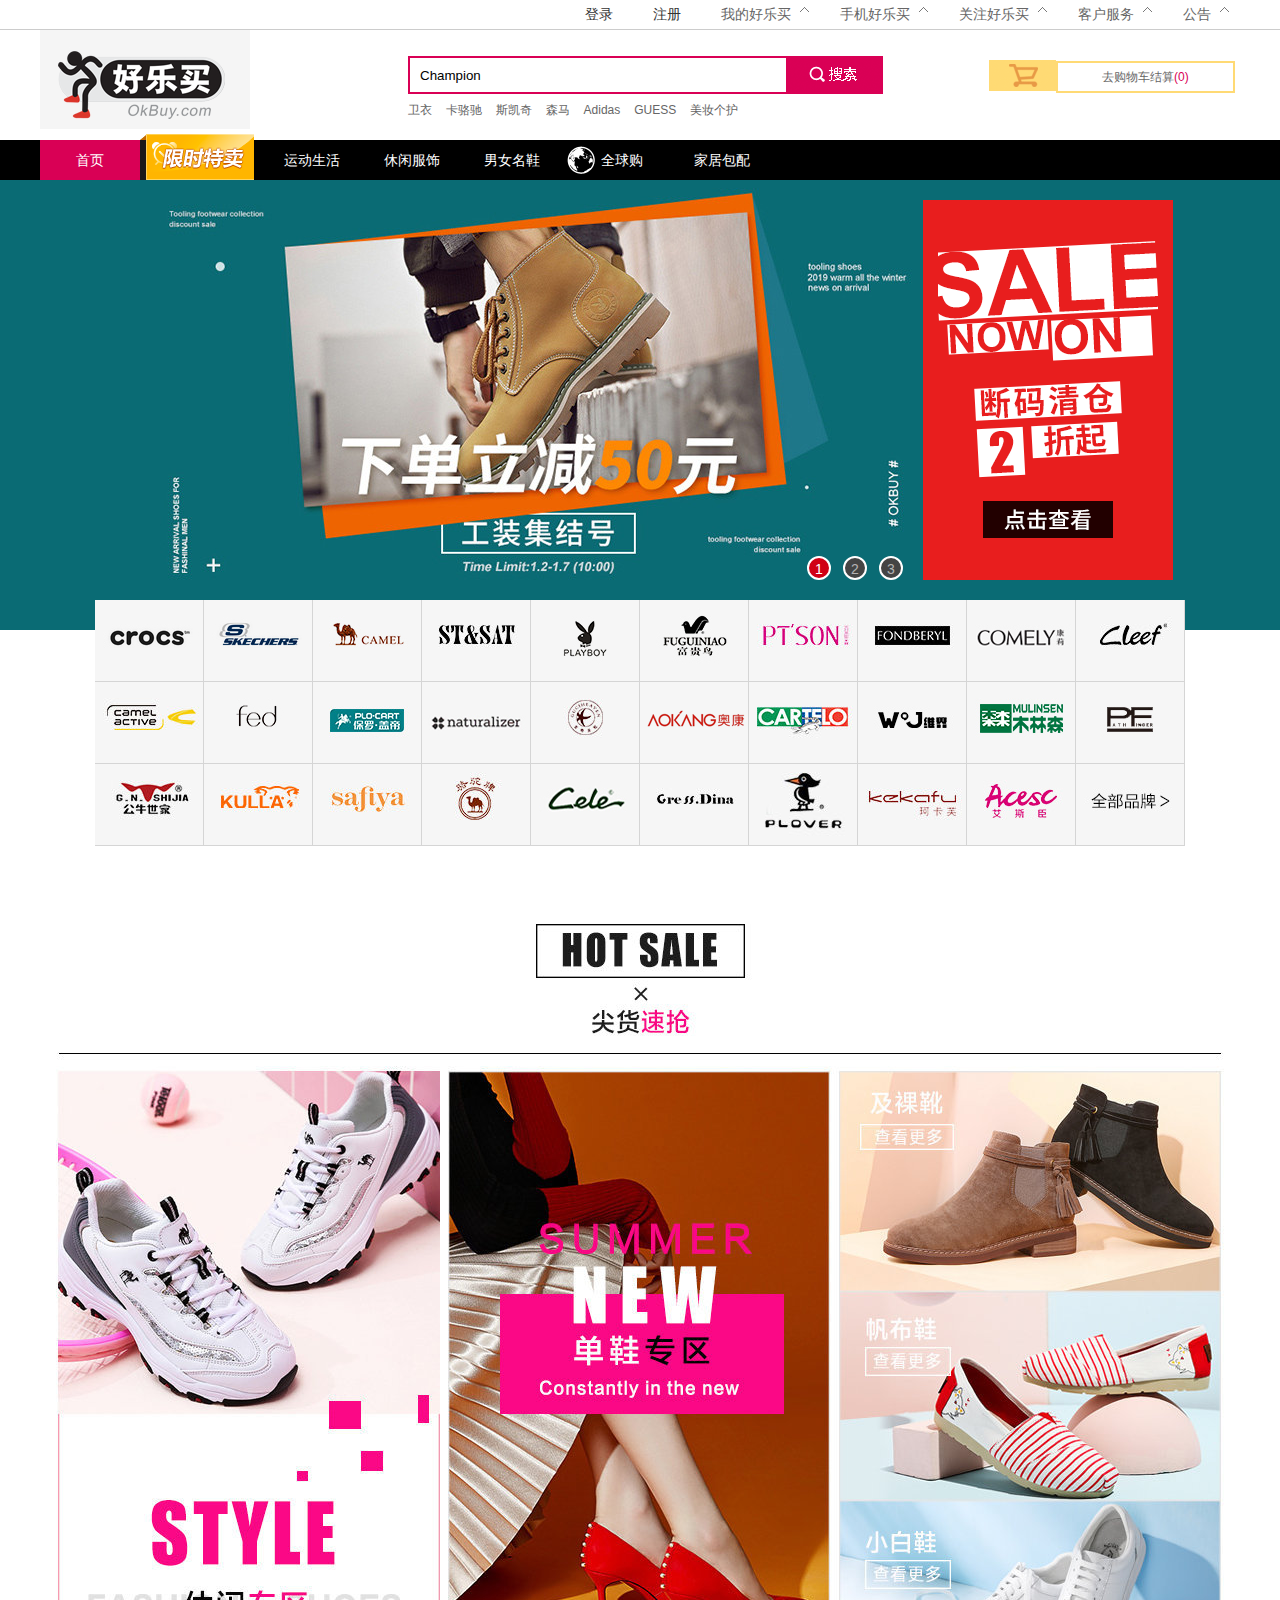
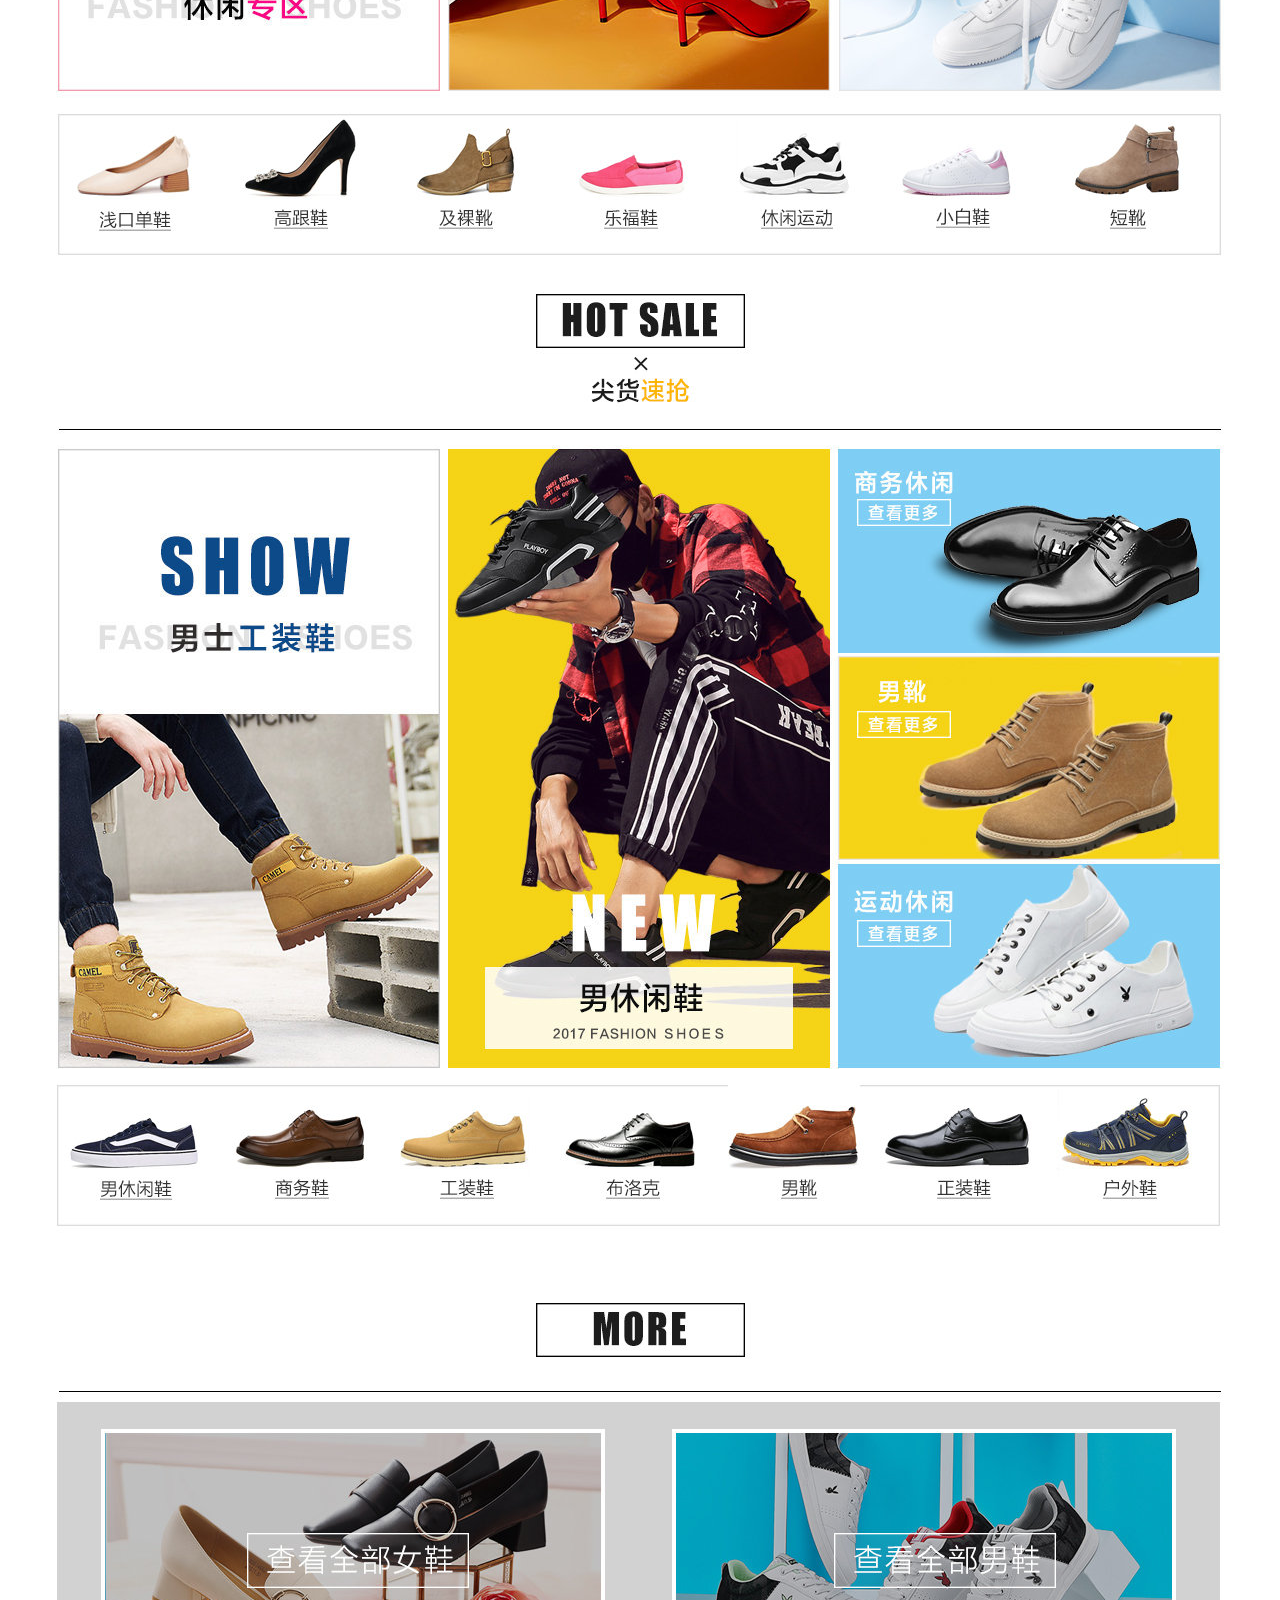
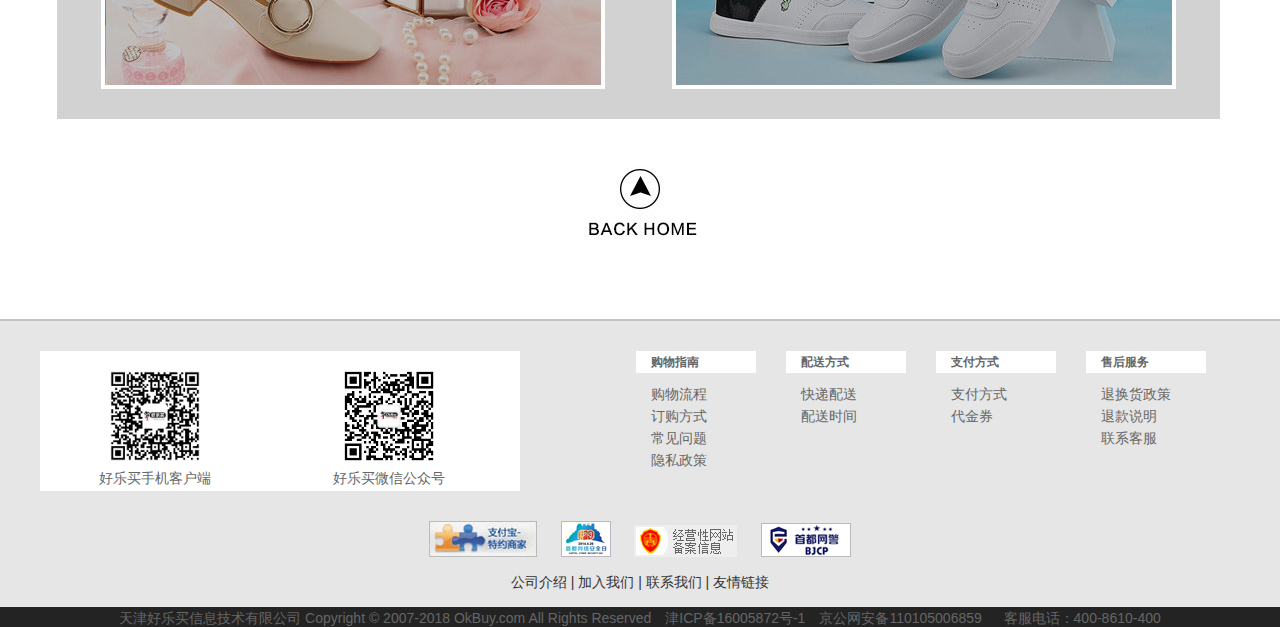
<file: goodslist.html>
<!doctype html>
<html lang="en">
<head>
    <meta charset="UTF-8">
    <meta name="viewport"
          content="width=device-width, user-scalable=no, initial-scale=1.0, maximum-scale=1.0, minimum-scale=1.0">
    <meta http-equiv="X-UA-Compatible" content="ie=edge">
    <title>网上买鞋子哪个好？上好乐买网上鞋城，正品鞋购物网站-好乐买官网</title>
    <link rel="stylesheet" href="css/header.css?p=4">
    <link rel="stylesheet" href="css/lbt.css">
    <link rel="stylesheet" href="css/main.css?p=3">
    <link rel="stylesheet" href="css/foot.css">

</head>
<body style="background: #fff">
<div class="top_nav">
    <div class="w">
        <ul class="nav_ul">
            <li class="spec">
                <a href="login.html" class="denglu">登录</a>
                <span class="usernameSpan welcome"></span>
            </li>
            <li class="spec">
                <a href="reg.html" class="zhuce">注册</a>
                <span  class="welcome btnOut">注销</span>
            </li>
            <li>
                <p>我的好乐买<i></i></p>
                <div class="nav_li_div">
                    <p><a href="javascript:;">我的订单</a></p>
                    <p><a href="javascript:;">我的收藏</a></p>
                    <p><a href="javascript:;">我的优惠券</a></p>
                </div>

            </li>
            <li>
                <p>手机好乐买<i></i></p>
                <div class="nav_li_div">
                    <img src="images/appqcode_2.png" alt="">
                    <p class="img_down">下载客户端</p>
                </div>

            </li>
            <li>
                <p>关注好乐买<i></i></p>
                <div class="nav_li_div">
                    <img src="images/weixinqcode.png" alt="">
                    <p class="img_down">微信公众号</p>
                </div>

            </li>
            <li>
                <p>客户服务<i></i></p>
                <div class="nav_li_div">
                    <p><a href="javascript:;">联系客服</a></p>
                    <p><a href="javascript:;">帮助中心</a></p>
                    <p><a href="javascript:;">意见建议</a></p>
                </div>

            </li>
            <li>
                <p>公告<i></i></p>
                <div class="nav_li_div last">
                    <p><a href="javascript:;">关于填写订单收件人信息的温馨提示</a></p>
                    <p><a href="javascript:;">关于国庆期间客户服务调整的公告</a></p>
                    <p><a href="javascript:;">好乐买运费标准调整公告</a></p>
                    <p><a href="javascript:;">常见问题FAQ</a></p>
                </div>

            </li>
        </ul>
    </div>
</div>
<div class="top">
    <div class="w">
        <img src="images/logo.png" alt="logo" class="logo">
        <div class="top_center">
            <div class="up">
                <form method="get" action="php/getGoods.php">
                    <input type="text" class="select" value="Champion" name="goodsId">
                    <input type="submit" value="" class="btnS">
                </form>
            </div>
            <p class="list">
                <a href="javascript:;">卫衣</a>
                <a href="javascript:;">卡骆驰</a>
                <a href="javascript:;">斯凯奇</a>
                <a href="javascript:;">森马</a>
                <a href="javascript:;">Adidas</a>
                <a href="javascript:;">GUESS</a>
                <a href="javascript:;">美妆个护</a>
            </p>
        </div>
        <div class="top_right">
            <a href="javascript:;" class="img_car"></a>
            <span class="car">去购物车结算<a href="javascript:;">(0)</a></span>
        </div>
    </div>
</div>
<nav class="nav">
    <div class="w">
        <ul class="new_ul">
            <li class="first"><a href="index.html" style="color: #fff">首页</a></li>
            <li class="setOutTime"></li>
            <li class="sport n"><a href="goodslist.html" style="color: #fff">运动生活</a><i></i></li>
            <li class="xiuXian n"><a href="goodslist.html" style="color: #fff">休闲服饰</a><i></i></li>
            <li class="boyAndGirl n"><a href="goodslist.html" style="color: #fff">男女名鞋</a><i></i></li>
            <li class="global n"><a href="goodslist.html" style="color: #fff">全球购</a><i></i></li>
            <li><a href="goodslist.html" style="color: #fff">家居包配</a></li>
        </ul>
    </div>
</nav>
<div class="w list_down">
    <div class="sport_list sport_list1">
        <div class="sport_li_left">
            <h3>品类导购</h3>
            <ul>
                <li>
                    <p class="title">运动鞋</p>
                    <span>跑步鞋</span>
                    <span>复古鞋</span>
                    <span>休闲鞋</span>
                    <span>帆布鞋</span>
                    <span>板鞋</span>
                    <span>运动生活系列</span>
                    <span>滑板鞋</span>
                    <span>篮球鞋</span>
                    <span>凉鞋/凉拖</span>
                    <span>健步鞋</span>
                    <span>足球鞋</span>
                    <span>羽毛球鞋</span>
                    <span>网球鞋</span>
                    <span>乒乓球鞋</span>
                </li>
                <li>
                    <p class="title">运动服</p>
                    <span>夹克/外套</span>
                    <span>卫衣</span>
                    <span>棉服</span>
                    <span>羽绒服</span>
                    <span>长裤</span>
                    <span>马甲</span>
                    <span>T恤</span>
                    <span>POLO</span>
                    <span>胸衣</span>
                    <span>背心</span>
                    <span>短裤</span>
                    <span>裙装</span>
                    <span>套装</span>
                </li>
                <li>
                    <p class="title">儿童专区</p>
                    <span>运动鞋</span>
                    <span>休闲鞋</span>
                    <span>跑步鞋</span>
                    <span>篮球鞋</span>
                    <span>童靴</span>
                    <span>童装</span>
                </li>
                <li>
                    <p class="title">运动周边</p>
                    <span>袜子</span>
                    <span>帽子</span>
                    <span>护具</span>
                    <span>球类</span>
                    <span>泳具</span>
                    <span>球拍</span>
                    <span>运动休闲包</span>
                </li>
            </ul>
        </div>
        <div class="sport_li_center">
            <h3>运动导购</h3>
            <ul>
                <li>
                    <p class="title">冬装焕新</p>
                    <span>羽绒服</span>
                    <span>内搭卫衣</span>
                    <span>收腿运动裤</span>
                    <span>贝壳头</span>
                    <span>小椰子</span>
                    <span>AIR MAX</span>
                    <span>最新鞋款</span>
                </li>
                <li>
                    <p class="title">跑步运动</p>
                    <span>跑步鞋品</span>
                    <span>BOOST</span>
                    <span>ZOOM</span>
                    <span>Free</span>
                    <span>Lunar</span>
                    <span>李宁弧</span>
                    <span>李宁云</span>
                    <span>T恤/POLO</span>
                    <span>茄克/外套</span>
                    <span>胸衣</span>
                    <span>保暖马甲</span>
                    <span>长裤</span>
                    <span>短裤</span>
                    <span>紧身/打底裤</span>
                    <span>跑步裤装</span>
                </li>
                <li>
                    <p class="title">球类运动</p>
                    <span>篮球系列</span>
                    <span>球鞋</span>
                    <span>背心</span>
                    <span>短裤</span>
                    <span>套装</span>
                    <span>护具</span><br/>
                    <span>足球系列</span>
                    <span>球鞋</span>
                    <span>服装</span>
                    <span>配件</span>
                    <span>护具</span><br/>
                    <span>羽毛球系列</span>
                    <span>球鞋</span>
                    <span>服装</span>
                    <span>球包</span>
                    <span>球拍</span>
                </li>
                <li>
                    <p class="title">健身/瑜伽/游泳</p>
                    <span>胸衣</span>
                    <span>紧身裤（长）</span>
                    <span>紧身裤（中/短）</span>
                    <span>综训鞋</span>
                    <span>瑜伽服</span>
                    <span>泳装</span>
                    <span>泳具</span>
                </li>
            </ul>
        </div>
        <div class="sport_li_right">
            <h3 class="last_h3">品牌导购</h3>
            <img src="images/d8a83e754cfbf3ee13aa7db623f30811.jpg"/>
        </div>
    </div>
    <div class="sport_list xiuXian_list">
        <div class="sport_li_left">
            <h3>精品服饰</h3>
            <ul>
                <li>
                    <p class="title">男装</p>
                    <span>男衬衫</span>
                    <span>男T恤</span>
                    <span>男POLO</span>
                    <span>男卫衣</span>
                    <span>男夹克</span>
                    <span>男针织衫</span>
                    <span>男西服</span>
                    <span>男休闲裤</span>
                    <span>男牛仔裤</span>
                    <span>男短裤</span>
                </li>
                <li>
                    <p class="title">女装</p>
                    <span>女T恤</span>
                    <span>女衬衫</span>
                    <span>女针织衫</span>
                    <span>女毛衣</span>
                    <span>女外套</span>
                    <span>女大衣</span>
                    <span>女西服</span>
                    <span>连衣裙</span>
                    <span>半截裙</span>
                    <span>女休闲裤</span>
                </li>
                <li>
                    <p class="title">户外</p>
                    <span>T恤</span>
                    <span>Polo衫</span>
                    <span>衬衫</span>
                    <span>冲锋衣</span>
                    <span>夹克外套</span>
                    <span>卫衣</span>
                    <span>皮肤衣</span>
                    <span>三合一</span>
                    <span>休闲裤</span>
                    <span>冲锋裤</span>

                </li>
            </ul>
        </div>
        <div class="sport_li_center">
            <h3>鞋靴包配</h3>
            <ul>
                <li>
                    <p class="title">鞋靴</p>
                    <span>休闲鞋</span>
                    <span>徒步鞋</span>
                    <span>工装鞋</span>
                    <span>登山鞋</span>
                    <span>越野跑鞋</span>
                    <span>凉鞋</span>
                    <span>涉溪鞋</span>
                    <span>冬靴</span>
                    <span>御寒鞋</span>
                    <span>户外休闲鞋</span>
                </li>
                <li>
                    <p class="title">包配</p>
                    <span>户外包</span>
                    <span>休闲包</span>
                    <span>帽子</span>
                    <span>手套</span>
                    <span>帐篷</span>
                    <span>睡袋</span>
                    <span>垫子</span>
                </li>
                <li>
                    <p class="title">家居</p>
                    <span>袜子</span>
                    <span>文胸</span>
                    <span>内裤</span>
                    <span>家居服</span>
                </li>
            </ul>
        </div>
        <div class="sport_li_right">
            <h3 class="last_h3">品牌导购</h3>
            <img src="images/9b75f16a744a09ba56243a2db071eb05.jpg"/>
        </div>
    </div>
    <div class="sport_list boyAndGirl_list">
        <div class="sport_li_left">
            <h3>男鞋</h3>
            <ul>
                <li>
                    <p class="title">春秋款</p>
                    <span>休闲鞋</span>
                    <span>正装鞋</span>
                    <span>商务鞋</span>
                    <span>工装鞋</span>
                    <span>帆布鞋</span>
                    <span>板鞋</span>
                    <span>户外鞋</span>
                    <span>布洛克鞋</span>
                    <span>伐木鞋</span>
                    <span>豆豆乐福鞋</span>
                </li>
                <li>
                    <p class="title">夏季款</p>
                    <span>洞洞鞋</span>
                    <span>皮凉鞋</span>
                    <span>沙滩鞋</span>
                    <span>人字拖拖鞋</span>
                    <span>长裤</span>
                </li>
                <li>
                    <p class="title">冬季款</p>
                    <span>休闲靴</span>
                    <span>工装靴</span>
                    <span>马丁靴</span>
                    <span>雪地靴</span>
                    <span>时装靴</span>
                    <span>棉鞋</span>
                    <sapn>高帮板鞋</sapn>
                </li>
            </ul>
        </div>
        <div class="sport_li_center">
            <h3>女鞋</h3>
            <ul>
                <li>
                    <p class="title">春秋款</p>
                    <span>休闲鞋</span>
                    <span>满帮女鞋</span>
                    <span>帆布鞋</span>
                    <span>户外鞋</span>
                    <span>妈妈鞋</span>
                    <span>浅口女鞋</span>
                    <span>厚底鞋</span>
                    <span>乐福鞋</span>
                </li>
                <li>
                    <p class="title">夏季款</p>
                    <span>全凉鞋</span>
                    <span>鱼嘴鞋</span>
                    <span>女凉拖人字拖</span>
                    <span>平底凉鞋</span>
                    <span>浅口单鞋</span>
                </li>
                <li>
                    <p class="title">冬季款</p>
                    <span>短靴</span>
                    <span>中筒靴</span>
                    <span>高筒靴</span>
                    <span>内增高</span>
                    <span>马丁靴</span>
                    <span>及踝靴</span>
                    <span>女雪地靴</span>
                </li>
            </ul>
        </div>
        <div class="sport_li_right">
            <h3 class="last_h3">品牌导购</h3>
            <img src="images/23aa0615470ea7670dfc0bd8297fd336.jpg"/>
        </div>
    </div>
    <div class="sport_list global_list">
        <div class="sport_li_left">
            <h3>常用</h3>
            <ul>
                <li>
                    <span>查看全部</span>
                    <span>300款上新</span>
                    <span>千元尖货</span>
                    <span>清仓</span>
                </li>
                <li>
                    <p class="title">潮牌</p>
                    <span>ASSCBoy</span>
                    <span>London</span>
                    <span>Champion</span>
                    <span>Palladium</span>
                </li>
                <li>
                    <p class="title">服饰</p>
                    <span>T恤</span>
                    <span>打底衫</span>
                    <span>POLO衬衫</span>
                    <span>卫衣</span>
                    <span>帽衫</span>
                    <span>毛衫</span>
                    <span>夹克</span>
                    <span>裤装</span>
                    <span>内衣</span>
                    <span>健身</span>
                    <span>棒球帽</span>
                    <span>腰带</span>
                    <span>手表</span>
                </li>
                <li>
                    <p class="title">鞋靴</p>
                    <span>Air Jordan</span>
                    <span>Nike</span>
                    <span>小白鞋</span>
                    <span>贝壳头</span>
                    <span>Yeezy</span>
                    <span>TUBULAR</span>
                    <span>AF1</span>
                    <span>潮鞋</span>
                    <span>帆布鞋</span>
                    <span>板鞋</span>
                    <span>黄靴</span>
                    <span>库里高帮鞋</span>
                    <span>澡堂拖</span>
                    <span>休闲鞋</span>
                    <span>女鞋</span>
                    <span>童鞋</span>
                </li>
                <li>
                    <p class="title">包袋</p>
                    <span>女包</span>
                    <span>男包</span>
                    <span>低于350</span>
                    <span>COACH</span>
                </li>
            </ul>
        </div>
        <div class="sport_li_center">
            <h3>活动</h3>
            <div class="boxs">
                <img src="images/c.png">
            </div>
        </div>
        <div class="sport_li_right">
            <h3 class="last_h3">品牌</h3>
            <img src="images/95c942d989bce3464447c4654c7a1c7f.jpg"/>
        </div>
    </div>
</div>
<div class="fullSlide1">
    <div class="bd1">
        <ul>
            <li _src="url(images/13a8542d39eb4aa574f5f407eee9f459.jpg)" style="background:#FEFF19 center 0 no-repeat;"></li>
            <li _src="url(images/bed176e2eb64d79287688cb96c47a9c8.jpg)" style="background:#E2025E center 0 no-repeat;"></li>
            <li _src="url(http://i.okaybuy.cn/static/7db3eb405d383d27a1ca4381d76dd021.jpg)" style="background:#E2025E center 0 no-repeat;"></li>
        </ul>
    </div>
    <div class="hd1"><ul></ul></div>
    <img src="images/95ddc9594ec68a57fe43842048c84d38.png" style="position: absolute;top:20px;right: 107px;">
</div>
<div class="w position">
        <li><img src="images/p1.jpg" alt="NIKE童装" title="NIKE童装"></li>
        <li><img src="images/p2.jpg" alt="NIKE童装" title="阿迪达斯"></li>
        <li><img src="images/p3.jpg" alt="NIKE童装" title="李宁"></li>
        <li><img src="images/p4.jpg" alt="NIKE童装" title="三叶草"></li>
        <li><img src="images/p5.jpg" alt="NIKE童装" title="Adidas NEO"></li>
        <li><img src="images/p6.jpg" alt="NIKE童装" title="NIKE童装"></li>
        <li><img src="images/p7.jpg" alt="NIKE童装" title="NIKE童装"></li>
        <li><img src="images/p8.jpg" alt="NIKE童装" title="NIKE童装"></li>
        <li><img src="images/p9.jpg" alt="NIKE童装" title="NIKE童装"></li>
        <li><img src="images/p10.jpg" alt="NIKE童装" title="NIKE童装"></li>
        <li><img src="images/p11.jpg" alt="NIKE童装" title="NIKE童装"></li>
        <li><img src="images/p12.jpg" alt="NIKE童装" title="NIKE童装"></li>
        <li><img src="images/p13.jpg" alt="NIKE童装" title="NIKE童装"></li>
        <li><img src="images/p14.jpg" alt="NIKE童装" title="NIKE童装"></li>
        <li><img src="images/p15.jpg" alt="NIKE童装" title="NIKE童装"></li>
        <li><img src="images/p16.png" alt="NIKE童装" title="NIKE童装"></li>
        <li><img src="images/p17.jpg" alt="NIKE童装" title="NIKE童装"></li>
        <li><img src="images/p18.jpg" alt="NIKE童装" title="NIKE童装"></li>
        <li><img src="images/p19.jpg" alt="NIKE童装" title="NIKE童装"></li>
        <li><img src="images/p20.jpg" alt="NIKE童装" title="NIKE童装"></li>
        <li><img src="images/p21.jpg" alt="NIKE童装" title="NIKE童装"></li>
        <li><img src="images/p22.jpg" alt="NIKE童装" title="NIKE童装"></li>
        <li><img src="images/p23.jpg" alt="NIKE童装" title="NIKE童装"></li>
        <li><img src="images/p24.jpg" alt="NIKE童装" title="NIKE童装"></li>
        <li><img src="images/p25.jpg" alt="NIKE童装" title="NIKE童装"></li>
        <li><img src="images/p26.jpg" alt="NIKE童装" title="NIKE童装"></li>
        <li><img src="images/p27.jpg" alt="NIKE童装" title="NIKE童装"></li>
        <li><img src="images/p28.jpg" alt="NIKE童装" title="NIKE童装"></li>
        <li><img src="images/p29.jpg" alt="NIKE童装" title="NIKE童装"></li>
        <li><img src="images/p30.jpg" alt="NIKE童装" title="NIKE童装"></li>
</div>
<div class="w">
    <img src="images/921766d68104a64df1c99fd677754ed3.jpg">
    <img src="images/06dfda9c275a8694f5b7386696dd1bea.jpg">
    <img src="images/423b9fe46f48842660a12edad901f94e.jpg">
</div>
<div class="w shopping_listBOX">
    <!--<div class="shopping_list">-->
        <!--<img  class="photo" src="images/g1.jpg">-->
        <!--<img  class="s_logo" src="images/g1.png">-->
        <!--<div class="text">-->
            <!--<p class="discription">卡骆驰CROCS 女士都会街头闪亮便鞋</p>-->
            <!--<p class="pricep">-->
                <!--<img src="http://0.js.al.okbuycdn.com/resources/images/v6/outlets/okbuy.png">-->
                <!--<b class="price">198</b>-->
                <!--<b class="markprice">499</b>-->
                <!--<button class="nowBuy"><a href="detail.html">立即购买</a></button>-->
            <!--</p>-->
        <!--</div>-->
    <!--</div>-->
</div>
<div class="w">
    <img src="images/ad4620d36053835bdf8e29f9321b838e.jpg">
    <img src="images/824ebfc96aa3c2bd3b3575c4ee5f7ca9.jpg">
    <img src="images/34848dfb5354745432921525adf9ec7f.jpg" >
</div>
<div class="w shopping_listBOX">
    <!--<div class="shopping_list">-->
        <!--<img  class="photo" src="images/boy.jpg">-->
        <!--<img  class="s_logo" src="images/tt.jpg">-->
        <!--<div class="text">-->
            <!--<p class="discription">卡骆驰CROCS 女士都会街头闪亮便鞋</p>-->
            <!--<p class="pricep">-->
                <!--<img src="images/okbuy.png">-->
                <!--<b class="price">198</b>-->
                <!--<b class="markprice">499</b>-->
            <!--</p>-->
        <!--</div>-->
</div>
<div class="w">
    <img src="images/6286f0c58e1ce15372eea5fae3c8c796.jpg" >
</div>
<div class="foot">
    <div class="w">
        <div class="foot_left">
            <div class="erWeiMa">
                <img src="images/code_client.png">
                <p>好乐买手机客户端</p>
            </div>
            <div class="erWeiMa">
                <img src="images/code_public.jpg">
                <p>好乐买微信公众号</p>
            </div>
        </div>
        <ul class="foot_right">
            <li>
                <h5>购物指南</h5>
                <p>购物流程</p>
                <p>订购方式</p>
                <p>常见问题</p>
                <p>隐私政策</p>
            </li>
            <li>
                <h5>配送方式</h5>
                <p>快递配送</p>
                <p>配送时间</p>
            </li>
            <li>
                <h5>支付方式</h5>
                <p>支付方式</p>
                <p>代金券</p>
            </li>
            <li>
                <h5>售后服务</h5>
                <p>退换货政策</p>
                <p>退款说明</p>
                <p>联系客服</p>
            </li>
        </ul>
    </div>
    <p class="p_img">
        <img src="images/okbuy1-03.png" alt="小图片" title="支付宝特约商家">
        <img src="images/okbuy1-05.png" alt="小图片" title="4月29日首都网络安全日">
        <img src="images/902c39b52902b3bd4ab500babad4e14a.png" alt="小图片" title="经营性网站备案中心">
        <img src="images/bjwj.jpg" alt="小图片" title="朝阳网警">
    </p>
    <p class="p_list">
        <a href="javascript:;">公司介绍 | </a>
        <a href="javascript:;"> 加入我们 | </a>
        <a href="javascript:;">联系我们 | </a>
        <a href="javascript:;">友情链接</a>
    </p>
    <div class="copy">
        <p>天津好乐买信息技术有限公司 Copyright © 2007-2018 OkBuy.com All Rights Reserved 津ICP备16005872号-1 京公网安备110105006859   客服电话：400-8610-400</p>
    </div>
</div>
</body>
</html>
<script src="js/jquery1.42.min.js"></script>
<script src="js/jquery.SuperSlide.2.1.1.js"></script>
<!--<script src="js/jquery-1.8.3.js"></script>-->
<script src="js/cookieTools.js"></script>

<script src="js/index.js"></script>
<script src="js/nav.js?p=9"></script>
<script type="text/javascript">
    /* 调用SuperSlide */
    $(".fullSlide1").slide({
        titCell:".hd1 ul",
        mainCell:".bd1 ul",
        effect:"fold",
        autoPlay:true,
        autoPage:true,
        trigger:"mouseover",
        startFun:function(i){
            var curLi = $(".fullSlide1 .bd1 li").eq(i); /* 当前大图的li */
            if( !!curLi.attr("_src") ){
                curLi.css("background-image",curLi.attr("_src")).removeAttr("_src") /* 将_src地址赋予li背景，然后删除_src */
            }
        }
    });
    $(function(){
        $.ajax({
            type:"GET",
            url:"php/getGoodsInfo.php",
            success:function(str){
                showDataList(str);
            }
        });
    });
    //函数封装
    function showDataList(str) {
        let data = JSON.parse(str);
        let htmlStr="";
        $.each(data,function (i) {
            htmlStr+=`<div class="shopping_list">
        <img  class="photo" src=${data[i].goodsImg}>
        <img  class="s_logo" src=${data[i].goodsLogo}>
        <div class="text">
            <p class="discription">${data[i].goodsDesc}</p>
            <p class="pricep">
                <img src="http://0.js.al.okbuycdn.com/resources/images/v6/outlets/okbuy.png">
                <b class="price">${data[i].goodsPrice}</b>
                <b class="markprice">${data[i].goodsmarkPrice}</b>
                <button class="nowBuy"><a href="detail.html">立即购买</a></button>
            </p>
        </div>
    </div>`;
        }) ;
        $(".shopping_listBOX").append(htmlStr);
    }
</script>
</file>
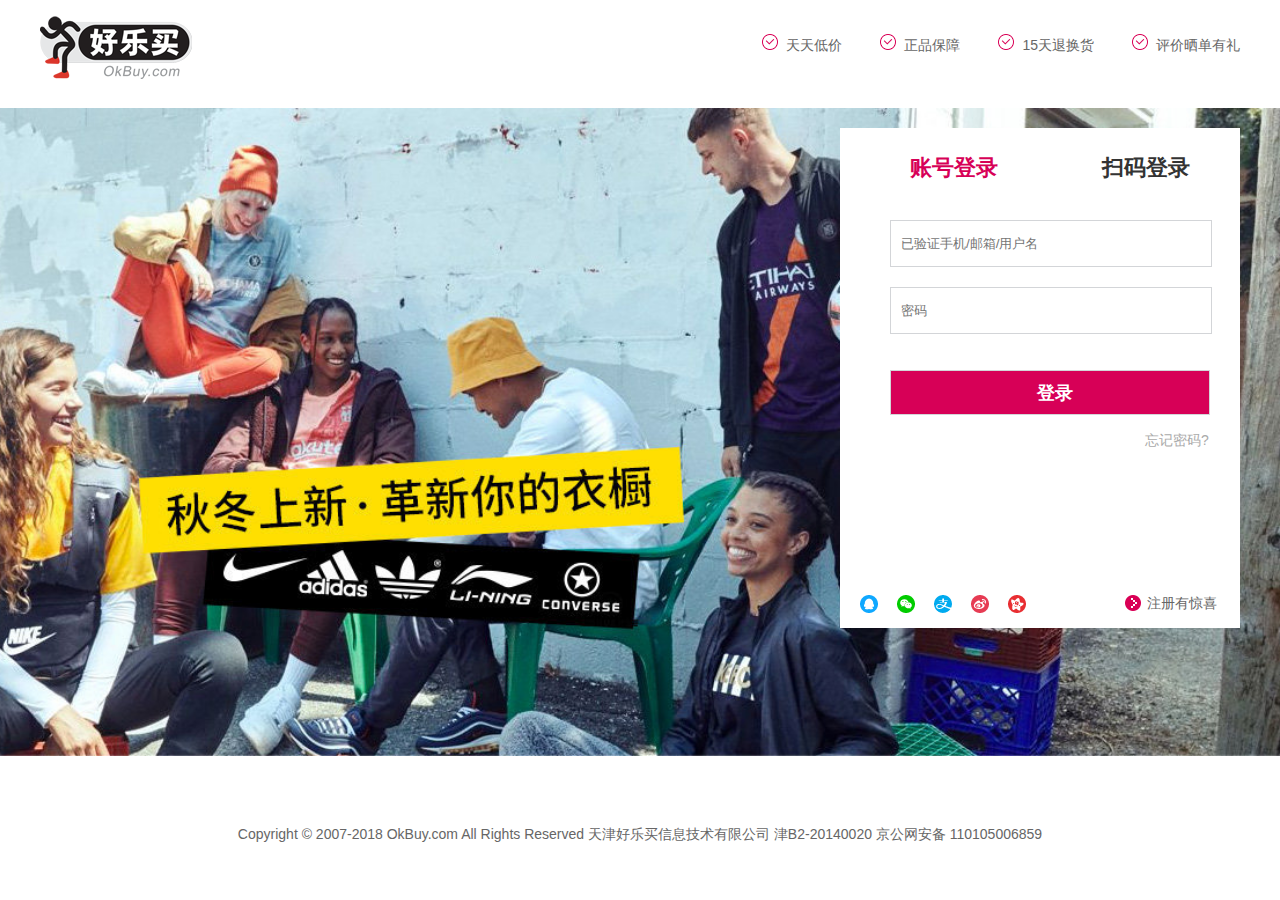
<file: login.html>
<!doctype html>
<html lang="en">
<head>
    <meta charset="UTF-8">
    <meta name="viewport"
          content="width=device-width, user-scalable=no, initial-scale=1.0, maximum-scale=1.0, minimum-scale=1.0">
    <meta http-equiv="X-UA-Compatible" content="ie=edge">
    <title>好乐买正品鞋</title>
    <link rel="stylesheet" href="css/login.css">
    <script src="js/cookieTools.js"></script>
    <script src="js/jquery-1.8.3.js"></script>
    <script src="js/login.js?p=8"></script>
</head>
<body>
<div class="top">
    <div class="w">
        <h1 class="logo">
            <img src="images/login_new_logo.png">
        </h1>
        <ul class="top_nav">
            <li><a href="javascript:;"></a>天天低价</li>
            <li><a href="javascript:;"></a>正品保障</li>
            <li><a href="javascript:;"></a>15天退换货</li>
            <li><a href="javascript:;"></a>评价晒单有礼</li>
        </ul>
    </div>

</div>
<main class="main">
    <div class="w">
        <div class="login">
            <header>
                <span class="span1 spanc"><a href="javascript:;">账号登录</a></span>
                <span class="span2"><a href="javascript:;">扫码登录</a></span>
            </header>
        <form>
            <input type="text" placeholder="已验证手机/邮箱/用户名" id="username" /><br>
            <input type="password" placeholder="密码" id="userpass" /><br>
            <span class="spanError">登录失败，用户名或者密码错误！</span><br/>
            <input type="button" name="btn" value="登录" id="btnLogin" />
            <a href="#" class="miss">忘记密码?</a><br>
        </form>
        <div class="Ma">
            <div class="img">
                <img class="img1" src="images/qrcode.png"/>
                <img class="img2" src="images/login_new_prompt.jpg"/>
            </div>
            <p>请使用好乐买APP扫码登录</p>
            <div class="download">
                <span class="app"></span>
                <span>下载好乐买APP</span>
                <img src="images/code_client.png">
            </div>
        </div>
        <div class="bottom">
                <a href="jacascript:;"></a>
                <a href="jacascript:;"></a>
                <a href="jacascript:;"></a>
                <a href="jacascript:;"></a>
                <a href="jacascript:;"></a>
                <a class="reg" href="reg.html"></a>
                <span>注册有惊喜</span>
            </div>
        </div>
    </div>
</main>
<footer class="foot">
    <div class="w">
    <span>Copyright © 2007-2018 OkBuy.com All Rights Reserved</span>
    <span>天津好乐买信息技术有限公司  津B2-20140020  京公网安备 110105006859</span>
    </div>
</footer>

</body>
</html>
</file>
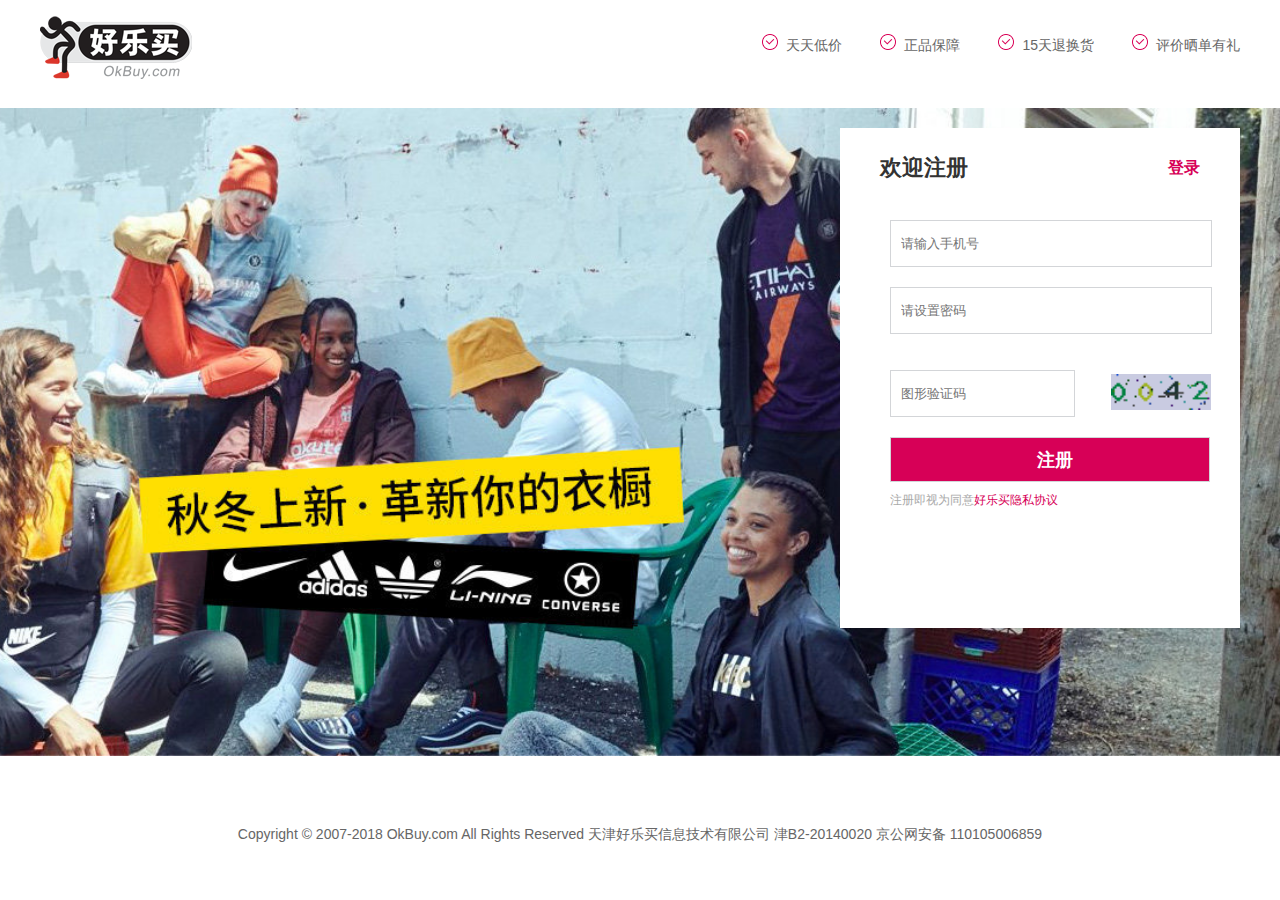
<file: reg.html>
<!doctype html>
<html lang="en">
<head>
    <meta charset="UTF-8">
    <meta name="viewport"
          content="width=device-width, user-scalable=no, initial-scale=1.0, maximum-scale=1.0, minimum-scale=1.0">
    <meta http-equiv="X-UA-Compatible" content="ie=edge">
    <title>好乐买正品鞋</title>
    <link rel="stylesheet" href="css/login.css">
    <script src="js/cookieTools.js"></script>
    <script src="js/jquery-1.8.3.js"></script>
    <script src="js/login.js?p=9"></script>
</head>
<body>
<div class="top">
    <div class="w">
        <h1 class="logo">
            <img src="images/login_new_logo.png">
        </h1>
        <ul class="top_nav">
            <li><a href="javascript:;"></a>天天低价</li>
            <li><a href="javascript:;"></a>正品保障</li>
            <li><a href="javascript:;"></a>15天退换货</li>
            <li><a href="javascript:;"></a>评价晒单有礼</li>
        </ul>
    </div>

</div>
<main class="main">
    <div class="w">
        <div class="login">
            <header class="header">
                <span class="span1"><a href="javascript:;">欢迎注册</a></span>
                <span class="span2 span"><a href="login.html">登录</a></span>
            </header>
            <input type="text" placeholder="请输入手机号" id="username" name="username" /><br>
            <span class="spanError1">用户名已使用</span>
            <input type="password" placeholder="请设置密码" id="userpass" /><span></span><br>
            <input class="check" type="text" placeholder="图形验证码">
            <img class="change" src="images/0.gif">
            <span class="spanError3">图形验证码不正确</span>
            <span class="ok">图形验证码通过</span>
            <span class="spanError2">注册失败，请重新注册！</span><br/>
            <input type="button"  value="注册" id="btnReg" />
            <a href="javascript:;" class="miss1">注册即视为同意<span>好乐买隐私协议</span></a>
        </div>
    </div>
</div>
</main>
<footer class="foot">
    <div class="w">
        <span>Copyright © 2007-2018 OkBuy.com All Rights Reserved</span>
        <span>天津好乐买信息技术有限公司  津B2-20140020  京公网安备 110105006859</span>
    </div>
</footer>
</body>
</html>
</file>
<file: css/header.css>
body,html,p,ul,li,p,i,span,ol,dl,dd,h1,h2,h3,h4,h5,h6,td,input,select,textarea,figure,img,a{
    margin:0;
    padding:0;
}
body{
    font-family:"微软雅黑",Arial;
    background: #f5f5f5;
    font-size: 14px;
    color: #666;
}
a{
    text-decoration:none;
}
li{
    list-style:none;
}
img{
    border:none;
}
.w{
    width: 1200px;
    margin:0 auto;
}
html,body{
    height: 100%;
    width: 100%;
}
/*头部导航栏效果*/
.top_nav{
    height: 29px;
    border-bottom: 1px solid #ccc;
}
.top_nav .w{
    height: 29px;
}
.nav_ul{
    float: right;
    line-height: 29px;
}
.nav_li_div{
    display: none;
    position: absolute;
    background: #fff;
    width: 100%;
    left: 0;
    text-align: left;
    padding-left: 20px;
    box-sizing: border-box;
    white-space: nowrap;
    z-index: 2;
}
.nav_ul li .last{
    position: absolute;
    left:-167px ;
    width: 246px;
}
.nav_ul li{
    float: left;
    padding: 0 20px;
    padding-right: 10px;
    position: relative;
}
.nav_ul li img{
    margin-top: 15px;
}
.img_down{
    line-height: 1;
}
.nav_ul .spec{
    padding: 0 20px;
}
.nav_ul .spec .welcome{
    display: none;
}
.nav_ul li i{
    display: inline-block;
    height: 14px;
    width: 14px;
    background: #eeeeee;
    margin-left: 5px;
    background: url("../images/section-tigger.png")no-repeat -26px -35px;
}
.nav_ul li:hover .nav_li_div{
    display: block;
}
.nav_ul li:hover .nav_li_div a{
    color: #666;
}
.nav_ul li:hover .nav_li_div a:hover{
    color: deeppink;
}
.nav_ul li:hover{
    background: #fff;
}
.nav_ul .spec:hover{
    background: #f5f5f5;
}
.nav_ul li:hover i{
    background-position: -13px -23px;
}
.top{
    height: 110px;
}
.top .logo{
    float: left;
}
.top .top_center{
    float: left;
    padding-top: 26px;
    padding-left: 158px;
}
.top_center .select{
    height: 34px;
    width: 366px;
    outline: none;
    border: 2px solid #d90055;
    /*box-sizing: border-box;*/
    vertical-align: middle;
    padding-left: 10px;
}
.top_center .btnS{
    width:98px ;
    height: 38px;
    /*background: #d90055;*/
    background:url("../images/common-thumb.png")no-repeat -30px -4px;
    outline: none;
    border: none;
    color: #fff;
    margin-left: -7px;
    vertical-align: middle;
}
.top_center .list{
    line-height: 30px;
}
.top_center .list a{
    color: #666;
    margin-right: 10px;
    line-height: 20px;
    font-size: 12px;
}
.top .top_right{
    float: right;
    width: 253px;
    height: 32px;
    margin-top: 30px;
    position: relative;
    /*border: 1px solid #000;*/
}
.top_right .img_car{
    display: inline-block;
    height: 100%;
    width: 69px;
    background: url("../images/common-thumb.png")no-repeat;
    background-position: -236px -5px;
}
.top_right .car{
    display: inline-block;
    height: 28px;
    width: 175px;
    border:2px solid #ffda74 ;
    line-height: 28px;
    text-align: center;
    position: relative;
    top: -11px;
    left: -4px;
    font-size: 12px;
}
.top_right .car b{
    color: #d90055;
}
.top_right .car a{
    color: #d90055;
}
.nav{
    height: 40px;
    background: #000;
   }
.new_ul{
    height: 40px;
    position: relative;
}
.new_ul li{
    float: left;
    line-height: 40px;
    width: 100px;
    text-align: center;
    cursor: pointer;
    position: relative;
    transition: all 2s;
}
.new_ul li a:hover{
    color: #d70057!important;
}
.new_ul li i{
    height: 0;
    width: 0;
    border-bottom: 8px solid #fff;
    border-left: 8px solid transparent;
    border-right: 8px solid transparent;
    position: absolute;
    bottom: 0;
    left: 40px;
    display: none;
}
.new_ul .first{
    background: #d90055;
    margin-right: 122px;
}
.new_ul .setOutTime{
    width: 114px;
    height: 46px;
    background: url("../images/time.png")no-repeat;
    position: absolute;
    top: -6px;
    left: 100px;
}
.new_ul .global{
    background: url("../images/7de29d4226bbf3855eb7eca34a680cc5.gif")no-repeat 0 0;
    padding-left: 10px;
}
.sport_list{
    width: 1086px;
    height: 377px;
    padding: 15px;
    background: #fff;
    box-shadow: 3px 3px 4px #c8c8c8;
    position: absolute;
    left: 0;
    top: 0;
    display: none;
    z-index: 10;
}
.list_down{
    position: relative;

}
.list_down span{
    transition: all 2s;
}
.list_down span:hover{
    color: #d70057;
    cursor: pointer;
}
.sport_list .sport_li_left{
    float: left;
    width: 335px;
    height: 100%;
    border-right: 1px dashed #aeaeae;
    padding-right: 50px;
}
.sport_list .sport_li_center{
    float: left;
    height: 100%;
    width: 394px;
    border-right: 1px dashed #aeaeae;
    padding-left: 12px;
    padding-right: 50px;
}
.sport_list .sport_li_right{
    float: right;
    height: 100%;
    width: 243px;
}
.sport_list h3{
    font-size: 12px;
    height: 20px;
    line-height: 20px;
    color: #d90055;
}
.sport_list .last_h3{
    padding-left: 15px;
}
.sport_list .title{
    height: 40px;
    line-height: 40px;
}
.sport_list span{
    margin-right: 16px;
    white-space: nowrap;
    font-size: 12px;
}
.xiuXian_list{
    width: 936px;
}
.xiuXian_list .sport_li_left{
    width: 300px;
}
.xiuXian_list .sport_li_center{
    width: 270px;
}
.boyAndGirl_list{
    width: 958px;
}
.boyAndGirl_list .sport_li_left{
    width: 277px;
}
.boyAndGirl_list .sport_li_center{
    width: 324px;
}
.global_list{
    width: 1157px;
    height: 400px;
}
.global_list .sport_li_center img{
    width: 523px;
    height: 345px;
    transition: all 3s;
    margin-top: 10px;
}
.global_list .sport_li_center img:hover{
    transform:scale(1.05) ;
}
.global_list .sport_li_center .boxs{
    width: 523px;
    height: 345px;
    overflow: hidden;
    box-shadow: 3px 3px 3px #ccc;
}
.global_list .sport_li_left{
    width: 288px;
}
.global_list .sport_li_center{
    width: 541px;
    padding-right: 0;
}
/*回到顶部*/
.scrollTop{
    position: fixed;
    right: 50px;
    bottom: 50px;
    width: 50px;
    height: 90px;
    background: url("../images/gototop_2.png")no-repeat 0 0;
    display: none;
}
.btnOut{
    cursor: pointer;
}
</file>
<file: css/lbt.css>
/* css 重置 */
*{margin:0; padding:0; list-style:none; }
body{
     background:#fff;
     font:normal 12px/22px 宋体;
     width:100%;
}
img{
     border:0;
}
a{
     text-decoration:none;
     color:#333;
}
a:hover{
     color:#1974A1;
}

.fullSlide{
     width:100%;
     position:relative;
     height:350px;
     background:#000;
}
.fullSlide .bd{
     margin:0 auto;
     position:relative;
     z-index:0;
     overflow:hidden;
}
.fullSlide .bd ul{
     width:100% !important;
}
.fullSlide .bd li{
     width:100% !important;
     height:350px;
     overflow:hidden;
     text-align:center;
}
.fullSlide .bd li a{
     display:block;
     height:410px;
}

.fullSlide .hd{
     width:100%;
     position:absolute;
     z-index:1;
     bottom:10px;
     left:0;
     height:30px;
}
.fullSlide .hd ul{
     text-align:center;
}
.fullSlide .hd ul li{
     cursor:pointer;
     display:inline-block;
     /*zoom:1;*/
     width:20px;
     height:20px;
     border-radius:50%;
     margin:6px;
     overflow:hidden;
     background: #444;
     /*border: 2px solid #fff;*/
     color:rgba(255,255,255,0.6);
     line-height: 55px;
}
.fullSlide .hd ul .on{
     background: #d00015;
     color:#fff;

}
.fullSlide .prev,
.fullSlide .next{
     display:block;
     position:absolute;
     z-index:1;
     top:50%;
     margin-top:-30px;
     left:15%;
     width:22px;
     height:36px;
     background:url(../images/slideconcroll.png) 0px 0px  no-repeat;
     cursor:pointer;
}
.fullSlide .next{
     left:auto;
     right:15%;
     background-position:-22px 0px;
}
.fullSlide1{
     width:100%;
     position:relative;
     height:450px;
     background:#000;
}
.fullSlide1 .bd1{
     margin:0 auto;
     position:relative;
     z-index:0;
     overflow:hidden;
}
.fullSlide1 .bd1 ul{
     width:100% !important;
}
.fullSlide1 .bd1 li{
     width:100% !important;
     height:450px;
     overflow:hidden;
     text-align:center;
}
.fullSlide1 .bd1 li a{
     display:block;
     height:510px;
}

.fullSlide1 .hd1{
     width:150px;
     position:absolute;
     z-index:1;
     bottom:50px;
     right: 350px;
     height:30px;
     /*line-height:30px;*/
}
.fullSlide1 .hd1 ul{
     text-align:center;
}
.fullSlide1 .hd1 ul li{
     cursor:pointer;
     display:inline-block;
     /*zoom:1;*/
     width:20px;
     height:20px;
     border-radius:50%;
     margin:6px;
     overflow:hidden;
     background: #444;
     border: 2px solid #fff;
     /*line-height:999px;*/
     color:rgba(255,255,255,0.6);
}
.fullSlide1 .hd1 ul .on{
     background: #d00015;
     color:#fff;
}
</file>
<file: css/main.css>
body,html,p,ul,li,p,i,span,ol,dl,dd,h1,h2,h3,h4,h5,h6,td,input,select,textarea,figure,img,a{
    margin:0;
    padding:0;
}
body{
    font-family:"微软雅黑",Arial;
    background: #f5f5f5;
    font-size: 14px;
    color: #666;
}
a{
    text-decoration:none;
}
li{
    list-style:none;
}
img{
    border:none;
}
.w{
    width: 1200px;
    margin:0 auto;
}
html,body{
    height: 100%;
    width: 100%;
}
.logo_list{
    background: #fff;
}
.logo_list img{
    margin: 14px;
    cursor: pointer;
    transition: all 0.2s;
}
.logo_list img:hover{
    position: relative;
    transform: scale(1.1);
    box-shadow: 5px 5px 10px #ccc;
}
.null_{
    margin: 20px auto;
}
.div_img{
    float: left;
    width: 593px;
    height: 208px;
    position: relative;
    margin-bottom: 12px;
    overflow: hidden;
    box-sizing: border-box;
    border: 1px solid transparent;
    transition: all 1s;
}
.div_img:hover{
    box-shadow: 5px 5px 10px #ccc;
}

.div_img img{
    width: 593px;
    height: 208px;
    transition: all 5s;
    cursor: pointer;
}
.div_img img:hover{
    transform: scale(1.05);
}
.div_img_list .div_img:nth-child(even){
    margin-left: 12px;
}
.div_img_list .div_img:hover{
    border: 1px solid #d90055;
    z-index: 202;
    opacity: 0.8;
    cursor: pointer;
}
.img_count{
    width: 200px;
    height: 130px;
    position: absolute;
    left: 0;
    bottom: 0;
    text-align: center;

}
.active{
    width: 200px;
    color: #d70057;
    text-align: center;
    height: 30px;
    line-height: 30px;
}
.daoJiShi{
    width: 200px;
    height: 20px;
    text-align: center;
    color: #d70057;
    display: block;
}
.three_col_img{
    width: 388px;
    height: 328px;
    position: relative;
    float: left;
    margin-right: 15px;
    margin-bottom: 15px;
    overflow: hidden;
    border: 1px solid transparent;
    transition: all 1s;
}
.three_col_img:hover{
    box-shadow: 5px 5px 10px #ccc;
}
.three_col_img img{
    width: 388px;
    height: 328px;
    transition: all 5s;
}
.three_col_img img:hover{
    transform: scale(1.05);

}
.three_col_img:nth-child(3n){
    margin-right: 0;
}
.three_col_img:hover{
    opacity: 0.8;
    cursor: pointer;
    border: 1px solid #d90055;

}
.count{
    width: 388px;
    height: 65px;
    position: absolute;
    left: 0;
    bottom: 0;
    padding-top: 15px;
}
.box{
    margin-bottom: 35px;
    overflow: hidden;
}

/*定位列表*/
.position{
    position: relative;
    top: -30px;
    z-index: 100;
    background: transparent;
    box-sizing: border-box;
    height: 246px;
    padding-left: 55px;
}
.position li{
    background: #f6f6f6;
    float:left ;
    border-bottom: 1px solid #d5d5d5;
    border-right:1px solid #d5d5d5;
}
.position li:nth-child(10*n+1){
    border-left: 1px solid #d5d5d5;
}
.position img{
    width: 108px;
    height: 75px;
    outline: 0;
    padding: 0;
    margin: 0;
    border: 0;
    text-align: left;
    font-style: normal;
}
.shopping_list{
    width: 232px;
    height: 300px;
    position: relative;
    background: #f2f2f2;
    float: left;
    margin-top:20px;
    margin-right: 3px;
}
.shopping_list:hover{
    box-shadow: 1px 1px 1px 1px #ccc,-1px -1px 1px 1px #ccc;
}
.shopping_list .s_logo{
    position: absolute;
    top: 0;
    left: 0;
}
.photo{
    width: 232px;
    height: 238px;
}
.text{
    width: 202px;
    padding: 0 15px;
    line-height: 26px;
}
.discription{
    white-space: nowrap;
    overflow: hidden;
    width: 202px;
    text-overflow: ellipsis;
}
.price{
    font-size: 18px;
    font-weight: bold;
    color: #e8012c;
    margin-right: 10px;
}
.markprice{
    text-decoration: line-through;
    font-weight: normal;
}
.pricep .nowBuy{
    height: 20px;
    width: 70px;
    line-height: 20px;
    text-align: center;
    background: #706057;

    border-radius: 5px;
    outline: none;
    font-size: 12px;
    border: none;
}
.pricep .nowBuy a{
    color: rgba(255,255,255,0.7);
}
</file>
<file: css/foot.css>
body,html,p,ul,li,p,i,span,ol,dl,dd,h1,h2,h3,h4,h5,h6,td,input,select,textarea,figure,img,a{
    margin:0;
    padding:0;
}
body{
    font-family:"微软雅黑",Arial;
    background: #f5f5f5;
    font-size: 14px;
    color: #666;
}
a{
    text-decoration:none;
}
li{
    list-style:none;
}
img{
    border:none;
}
.w{
    width: 1200px;
    margin:0 auto;
}
html,body{
    height: 100%;
    width: 100%;
}
.foot{
    height: 306px;
    width: 100%;
    background: #e6e6e6;
    overflow: hidden;
    border-top: 2px solid #c3c3c3;
    margin-top: 30px;
    position: relative;
}
.foot .w{
    height: 150px;
    margin-top: 30px;
}
.foot_left{
    float: left;
    width: 480px;
    height: 125px;
    background: #fff;
    padding-top: 15px;
}
.erWeiMa{
    display: inline-block;
    width: 120px;
    height: 120px;
    text-align: center;
    padding-top: 5px;
    margin: 0 55px;
}
.erWeiMa img{
    width: 90px;
    height: 90px;
}
.foot_right{
    float: right;
    width: 604px;
    height: 134px;
}
.foot_right li{
    float: left;
    width: 120px;
    margin-right: 30px;
}
.foot_right li h5{
    background: #fff;
    padding-left: 15px;
    margin-bottom: 10px;
}
.foot_right li p{
    padding-left: 15px;
}
.p_img{
    height: 36px;
    text-align: center;
    margin-top: 20px;
}
.p_img img{
    margin: 0 10px;
}
.p_list{
    text-align: center;
    height: 30px;
    line-height: 50px;
}
.copy{
    height: 20px;
    background: #232323;
    text-align: center;
    position: absolute;
    bottom: 0;
    width: 100%;
}
</file>
<file: css/goodsdetail.css>
*{
	margin: 0;
	padding: 0;
}
html,body{
	background: #fff;
}
/*中间商品详情*/
.title{
	font-size: 14px;
	line-height: 40px;
	font-family: 'SimSun';
	font-style: normal;
}
.title a{
	color: #666;
	font-size: 14px;
	transition: all 1s;
	cursor: pointer;
}
.title a:hover{
	color: #d70057;
}
#left_box{
	float: left;
	height: 450px;
	width: 450px;
	position:relative;
	background-image:url(../images/big1.jpg);
	background-size:450px 450px;
	cursor: pointer;
}
.minImg{
	 float: left;
	 width: 450px;
	 height: 50px;
	 display: flex;
	 position: absolute;
	 left: 0px;
	 bottom: -50px;
 }
.minImg a{
	display: block;
	width: 50px;
	height: 50px;
	border: 2px solid transparent;
	position: relative;
}
.minImg a:hover{
	border: 2px solid #d70057;
}
.minImg a:hover .xsj{
	display: block;
}
.xsj{
	position: absolute;
	left: -5px;
	top: 0;
	z-index: 20;
	display: none;
}
.minImg .min{
	width: 46px;
	height: 46px;
}
.qqg{
	float: right;
}
.right_box{
	float: right;
	height: 671px;
	width: 719px;
}
.prodAllName {
	font-size: 16px;
	margin-top: 6px;
	line-height: 24px;
	font-weight: bold;
	color: #333;
	font-family: 'Microsoft Yahei';
	position: relative;
}
.morebrand {
	float: right;
	line-height: 20px;
	color: #999;
	font-size: 12px;
	font-weight: normal;
	font-family: Verdana;
}
.morebrand a {
	color: #d70057;
	margin-left: 5px;
}
.prodPriceLiJ {
	float: left;
	color: #999;
	margin-top: 14px;
	display: inline-block;
	width: 719px;
	background: #f6f6f6;
	position: relative;
}
.prodPrice {
	padding: 7px 0 12px 0;
	height: 47px;
	border-bottom: 1px solid #e9e9e9;
}
.prodPriceLi {
	color: #999;
	padding: 0 8px 0 0;
	float: left;
}
.prodPriceLi .pricetxt {
	display: inline-block;
	padding-left: 20px;
	width: 56px;
	color: #535353;
}
.prodPriceLi .colorred {
	position: relative;
	top: 2px;
	font-size: 24px;
	font-family: 'Microsoft Yahei';
}
.prodPriceLi .prodPriceAj {
	font-size: 36px;
	padding-left: 6px;
	color: #d70057;
}
.totalcomment {
	float: right;
	display: inline;
	margin-top: 10px;
	margin-right: 20px;
	padding-left: 20px;
	width: 50px;
	height: 30px;
	border-left: 1px solid #e9e9e9;
}
.totalcomment .cmtxt {
	font-size: 12px;
	color: #535353;
}
.totalcomment .cmtnum {
	display: block;
	text-align: center;
	color: #d70057;
	text-decoration: underline;
}
.clearfix:before, .clearfix:after {
	display: table;
	content: '';
	clear: both;
}
.clearfix:before, .clearfix:after {
	display: table;
	content: '';
	clear: both;
}
.prodActivity{
	height: 30px;
	padding-top:10px; ;
}
.prodH {
	float: left;
	display: inline;
	padding-top: 5px;
	padding-left: 20px;
	width: 56px;
	text-align: left;
	line-height: 20px;
	color: #535353;
	overflow: hidden;
}
.prodicon {
	display: block;
	float: left;
	background: #d70057;
	color: #fff;
	padding: 0 12px;
	text-align: center;
	height: 22px;
	line-height: 22px;
	margin-top: 5px;
}
.prodhdtext {
	float: left;
	padding-left: 10px;
	font-family: 'SimSun';
	color: #a46c01;
	margin-top: 7px;
	font-size: 12px;
}
.activitywrap{
	height: 60px;
	display: flex;
}
.activitywrap .prodH {
	float: left;
	display: inline-block;
	width: 56px;
	line-height: 60px;
	color: #535353;
}
.know {
	display: inline-block;
	height: 50px;
	width: 162px;
	line-height: 50px;
	border-left:  1px solid transparent;
	border-right:  1px solid transparent;
	box-sizing: border-box;
	position:relative;
	padding-left: 10px;
	font-size: 12px;
	color: #535353;
}
.know:hover{
	border-left:  1px solid #ccc;
	border-right:  1px solid #ccc;
	background: #fff;
}
.know:hover .qqgxzjiao{
	transform: rotate(180deg);
}
.know:hover .down_list{
	display: block;
}
.qqgxzjiao {
	width: 0;
	height: 0;
	border-left: 5px solid transparent;
	border-right: 5px solid transparent;
	border-top: 10px solid #535353;
	display: inline-block;
	margin-left: 5px;
}
.down_list{
	width: 452px;
	height: 150px;
	border: 1px solid #ccc;
	padding:0 10px;
	padding-top: 10px;
	color: #535353;
	position: absolute;
	left: -1px;
	top: 50px;
	display: none;
	background: #fff;
	z-index: 8;
}
.line{
	height: 1px;
	width: 160px;
	background: #fff;
	display: block;
	position: relative;
	left: -10px;
	top: -11px;
}
.down_list li{
	line-height: 20px;
	font-size: 12px;

}
.down_list li i{
	color: #2e5db5;
}
.prodColor {
	margin-top: 16px;
	width: 719px;
	display: flex;
}
.prodColor .prodH{
padding-top: 0;
}
.prodColorImg{
	width: 59px;
	height: 59px;
	border: 1px solid #d70057;
	position: relative;
}
.prodColorImg i {
	display: block;
	position: absolute;
	z-index: 5;
	right: 0;
	bottom: 0;
	width: 16px;
	height: 16px;
	background: url("../images/sizeselected-thumb.png") no-repeat;
}
.size_table{
	margin-top: 5px;
	display: inline-block;
	color: #d70057;
	font-size: 12px;
	line-height: 20px;
}
.isStandard{
	width: 643px;
	float:right ;
	z-index: 0;
	margin-bottom: 15px;

}
.isStandard span{
	display: inline-block;
	height: 24px;
	width: 50px;
	position: relative;
	text-align: center;
	line-height: 24px;
	margin-right: 10px;
	margin-top: 10px;
	border: 1px dotted #d6d6d8 ;
	color: #d6d6d8;

}
.isStandard .none {
	border: 1px solid #ccc;
	color: #333;
	/*background: url("../images/sizeselected-thumb.png")no-repeat right bottom;*/
}
.isStandard .none b{
	font-weight: normal;
}
.isStandard .xuanzhong{
	background:url("../images/sizeselected-thumb.png")no-repeat right bottom;
}
.isStandard .none:hover{
	border: 1px solid #d70057;
}
.isStandard .none:hover .db{
	display: block;
}
.db{
	display: flex;
	width: 300px;
	position: absolute;
	background: #fff;
	left: 0;
	top: 26px;
	height: 50px;
	z-index: 6;
	display: none;
}
.db li{
	float: left;
	text-align: center;
	width: 100px;
	height: 50px;
}
.db li a {
	color: #333;
	font-size: 12px;
	display: block;
	border: none;
	width: 99px;
	height: 25px;
	margin-right: 1px;
	margin-bottom: 1px;
	background: #ebebeb;
}
.count_box{
	height: 50px;
	width: 719px;
	overflow: hidden;
}
.count_box a{
	display: inline-block;
	width: 56px;
	height: 50px;
	color: #535353;
	padding-left: 20px;
}
.count{
	display: inline-block;
	height: 30px;
	width: 90px;
	border: 1px solid #b5b5b5;

}
.count button{
	height: 30px;
	width: 30px;
	text-align: center;
	display: inline-block;
	line-height: 30px;
	font-size: 14px;
	outline: none;
	border: none;
	background: #fff;
}
.buy_box{
	height: 50px;
	float: right;
	width: 643px;
}
.buy_box .btn{
	height: 50px;
	display: inline-block;
	width: 250px;
	background:#D70056 url(http://0.js.al.okbuycdn.com/resources/images/v6/product/detail/cartbtnbg.png) 59px 17px no-repeat;
	line-height: 50px;
	color: #fff;
	font-size: 20px;
	padding-left:40px;
	border-radius: 2px;
	outline: none;
	border: none;
}
.buy_box .btn:hover{
	background-color:#bd004d;
}
.buy_box .cc{
	background: url("../images/wishstar.png")no-repeat left center;
	padding-left: 20px;
	margin-left: 15px;
	color: #535353;
}
.p_box{
	/*height: 50px;*/
	float: right;
	width: 643px;
}
.p_box p{
	display: inline-block;
	/*height:50px;*/
	padding-left: 15px;
	background: url("../images/pronotic.png")no-repeat 0 0;
	margin-top: 20px;
}
.img_box{
	/*height: 32px;*/
	float: right;
	width: 644px;
	margin-top: 15px;
	padding-left:75px;
	border-top: 1px dotted #d6d6d8;
	border-bottom:1px dotted #d6d6d8 ;
}
.img_box img{
	margin: 10px 0;
}
.th{
	height: 50px;
	overflow: hidden;
	margin-bottom: 20px;
	background: #fff;
}
.mlj{
	height: 48px;
	width: 100%;
	display: flex;
	border: 1px solid #dfdfdf;
	position: relative;
}
.mlj li{
	line-height: 48px;
	width: 140px;
	text-align: center;
	color: #333;
	border-right: 1px solid #dfdfdf;
	transition: all .5s;
}
.mlj .btn{
	height: 48px;
	display:block;
	width: 160px;
	background:#D70056 url(http://0.js.al.okbuycdn.com/resources/images/v6/product/detail/cartbtnbg.png) 59px 17px no-repeat;
	line-height: 48px;
	color: #fff;
	font-size: 20px;
	padding-left:90px;
	border-radius: 2px;
	position: absolute;
	right: 0;
	top:0;
	display: none;
}
.mlj .money{
	display: block;
	width: 90px;
	height: 48px;
	color: #d70057;
	font-size: 28px;
	line-height: 48px;
	position: absolute;
	right: 250px;
	top: 0px;
	z-index: 100;
	display: none;
}
.mlj .money b{
	font-size: 16px;
}
.mlj li:hover{
	color: #d70057;
	box-shadow:inset 0px -3px 0px #d70057;
}
.mlj .dq{
	box-shadow:inset 0px -3px 0px #d70057;
	color: #d70057;
}
.xqt img{
	display: block;
	margin: 0 auto;
}
/*购物车*/
.top_right .carlist{
	position: absolute;
	left: 0;
	top: 32px;
	z-index: 150;
	width: 250px;
	height: 198px;
	background: #fff;
	display: none;
}
.carlist .car_top{
	height: 66px;
	display: flex;
	padding: 15px;
	border-bottom: 1px dashed #a5a2a0;
	background: #fdf9f6;

}
.car_top .tupian{
	display: block;
	border: 2px solid #e6e6e6;
	box-sizing: border-box;
}
.car_top .tupian img{
	width: 60px;
	height: 60px;
}
.textms{
	width: 135px;
	height: 66px;
	font-size: 12px;
	line-height: 20px;
	margin-left: 10px;
}
.textms .price .dnum{
	font-size: 14px;
	color: #d70057;
	font-family: Verdana,'SimSun';
	font-weight: normal;
}
.del{
	display: block;
	height: 20px;
	line-height: 20px;
	padding: 0 0 0 11px;
	font-size: 20px;
	color: #0d1218;
	width: 18px;
	margin-top: 19px;
	font-weight: normal;
}
.sum{
	padding: 20px;
	display: flex;
	position: relative;
	background: #f8f3ed;
}
.go{
	width: 88px;
	height: 27px;
	line-height: 27px;
	text-align: center;
	color: #fff;
	text-shadow: -1px 0 #bd7309;
	position: absolute;
	right: 20px;
	top: 20px;
	background: url(http://0.js.al.okbuycdn.com/resources/images/v6/common/btn.png) no-repeat 0 -148px;
}
.counts{
	min-height: 96px;
	max-height: 300px;
	overflow: auto;
}
</file>
<file: css/login.css>
body,html,p,ul,li,p,i,span,ol,dl,dd,h1,h2,h3,h4,h5,h6,td,input,select,textarea,figure,img,a{
    margin:0;
    padding:0;
}
body{
    font-family:"微软雅黑",Arial;
    font-size: 14px;
    color: #666;
}
a{
    text-decoration:none;
}
li{
    list-style:none;
}
img{
    border:none;
}
.w{
    width: 1200px;
    margin:0 auto;
}
html,body{
    height: 100%;
    width: 100%;
}
/*top*/
.top{
    height: 12%;
}
.logo{
    float: left;
}
.top_nav{
    float: right;
    height: 95px;
    text-align: center;
}
.top_nav li{
    float: left;
    line-height: 90px;
    margin-left: 30px;
}
.top_nav li a{
display: inline-block;
    height: 16px;
    width: 16px;
    background: url(../images/ui_login.png)no-repeat;
    background-position: -76px -60px;
    margin: 0 8px;
    margin-top: 5px;
 }
/*login main*/
/*账号登录*/
.main{
    height: 72%;
    background:url("../images/c302701c79fbd2e6a84be4143a316922.jpg")no-repeat center;
    background-size: cover;
}
.main .w{
    overflow: hidden;
}
.main .login{
    width: 400px;
    height: 500px;
    background: #fff;
    float: right;
    margin-top: 20px;
    position: relative;
}
.login header{
    line-height: 80px;
    width:320px;
    margin: 0 auto;
    padding: 0 70px;
}
.login header a{
    display: inline-block;
    font-family: 'Microsoft Yahei';
    font-size: 22px;
    font-weight: bold;
}
.login header .span1 a{
    margin-right: 100px;
    color:#333;
}
.login header .span2 a{
    color: #333;
}
.login header .span a{
    font-size: 16px;
    margin-right: 0;
}
.login header .spanc a{
    color: #d70057;
}
.login .header{
    padding: 0;
}
.login .header .span2{
    float: right;
}
.login .header .span2 a{
    color: #d70057;
}
input{
    outline: none;
    border:1px solid #d3d5d8;
    height: 45px;
    width: 320px;
    margin: 10px 50px;
    padding-left: 10px;
}
.check{
    width: 173px;
}
.change{
    width: 100px;
    height: 36px;
    position: relative;
    top: 12px;
    right: 18px;
}
#username{
    width: 310px;
    padding-left: 10px;
}
#userpass{
    width: 310px;
    padding-left: 10px;
}
.miss{
    display: block;
    position: relative;
    right: -305px;
    top: 7px;
    color:#aaa;
    font-size: 14px;
    width:70px;
}
.miss1{
    display: block;
    position: relative;
    color:#aaa;
    font-size: 12px;
    margin-left: 50px;
}
.miss1 span{
    color: #d70057;
}
#btnLogin{
    background: #d70057;
    color: #Fff;
    font-weight: bold;
    font-size: 18px;
    cursor: pointer;
}
#btnReg{
    background: #d70057;
    color: #Fff;
    font-weight: bold;
    font-size: 18px;
    cursor: pointer;
}
#btnLogin:hover{
    opacity: 0.9;
}
.spanError{
    margin-left: 50px;
    display: none;
    color: #d70057;
}
.spanError1{
    margin-left: 50px;
    display: none;
    color: #d70057;
}
.spanError2{
    margin-left: 50px;
    display: none;
    color: #d70057;
}
.spanError3{
    margin-left: 50px;
    color: #d70057;
    display: none;

}
.ok{
    margin-left: 50px;
    color: #00584b;
    display: none;
}
/*扫码登录*/
.Ma{
    width: 340px;
    height: 277px;
    margin: 0 auto;
    text-align: center;
    display: none;
}
.Ma .img{
    transition: all 2s;
}
.Ma img:nth-child(1){
    width: 180px;
    height: 180px;
}
.Ma img:nth-child(2){
    width: 155px;
    height: 180px;
    display: none;
    opacity: 0;
    transition: all 2s;
}
.img:hover .img2{

    display: inline-block;
    opacity: 1;
}
.Ma .app{
    display: inline-block;
    width: 18px;
    height: 18px;
    background: url("../images/ui_login.png")no-repeat -52px -58px;
}
.Ma p{
   margin-top: 30px;
}
.download{
    position: relative;
}
.download img{
    width: 100px;
    height: 100px;
    position: absolute;
    top: 35px;
    left: 130px;
    display:none;
}
.download:hover img{
    display: block;
}
/*footer*/
.bottom{
    width: 360px;
    margin:  0 auto;
    position: absolute;
    bottom: 10px;
    left: 20px;
}
.bottom a{
    display: inline-block;
    width: 18px;
    height: 18px;
    margin-right: 15px;
    background: url("../images/ui_login.png")no-repeat;
}
.bottom a:nth-child(1){
    background-position: -23px -58px;
}
.bottom a:nth-child(2){
    background-position: -5px -42px;
}
.bottom a:nth-child(3){
    background-position: -5px -76px;
}
.bottom a:nth-child(4){
    background-position: -53px -30px;
}
.bottom a:nth-child(5){
    background-position: -23px -30px;
}
.bottom a:nth-child(6){
    background-position: -76px -31px;
    margin-right: 0;
}
.bottom span{
    margin-top: -15px;
    display: inline-block;
    position: relative;
    top: -5px;
    cursor: pointer;
}
.reg{
    margin-left: 81px;
}
.foot{
    height: 16%;
    text-align: center;
}
.foot .w span{
    display: inline-block;
    margin-top: 70px;
}
/*reg*/
</file>
